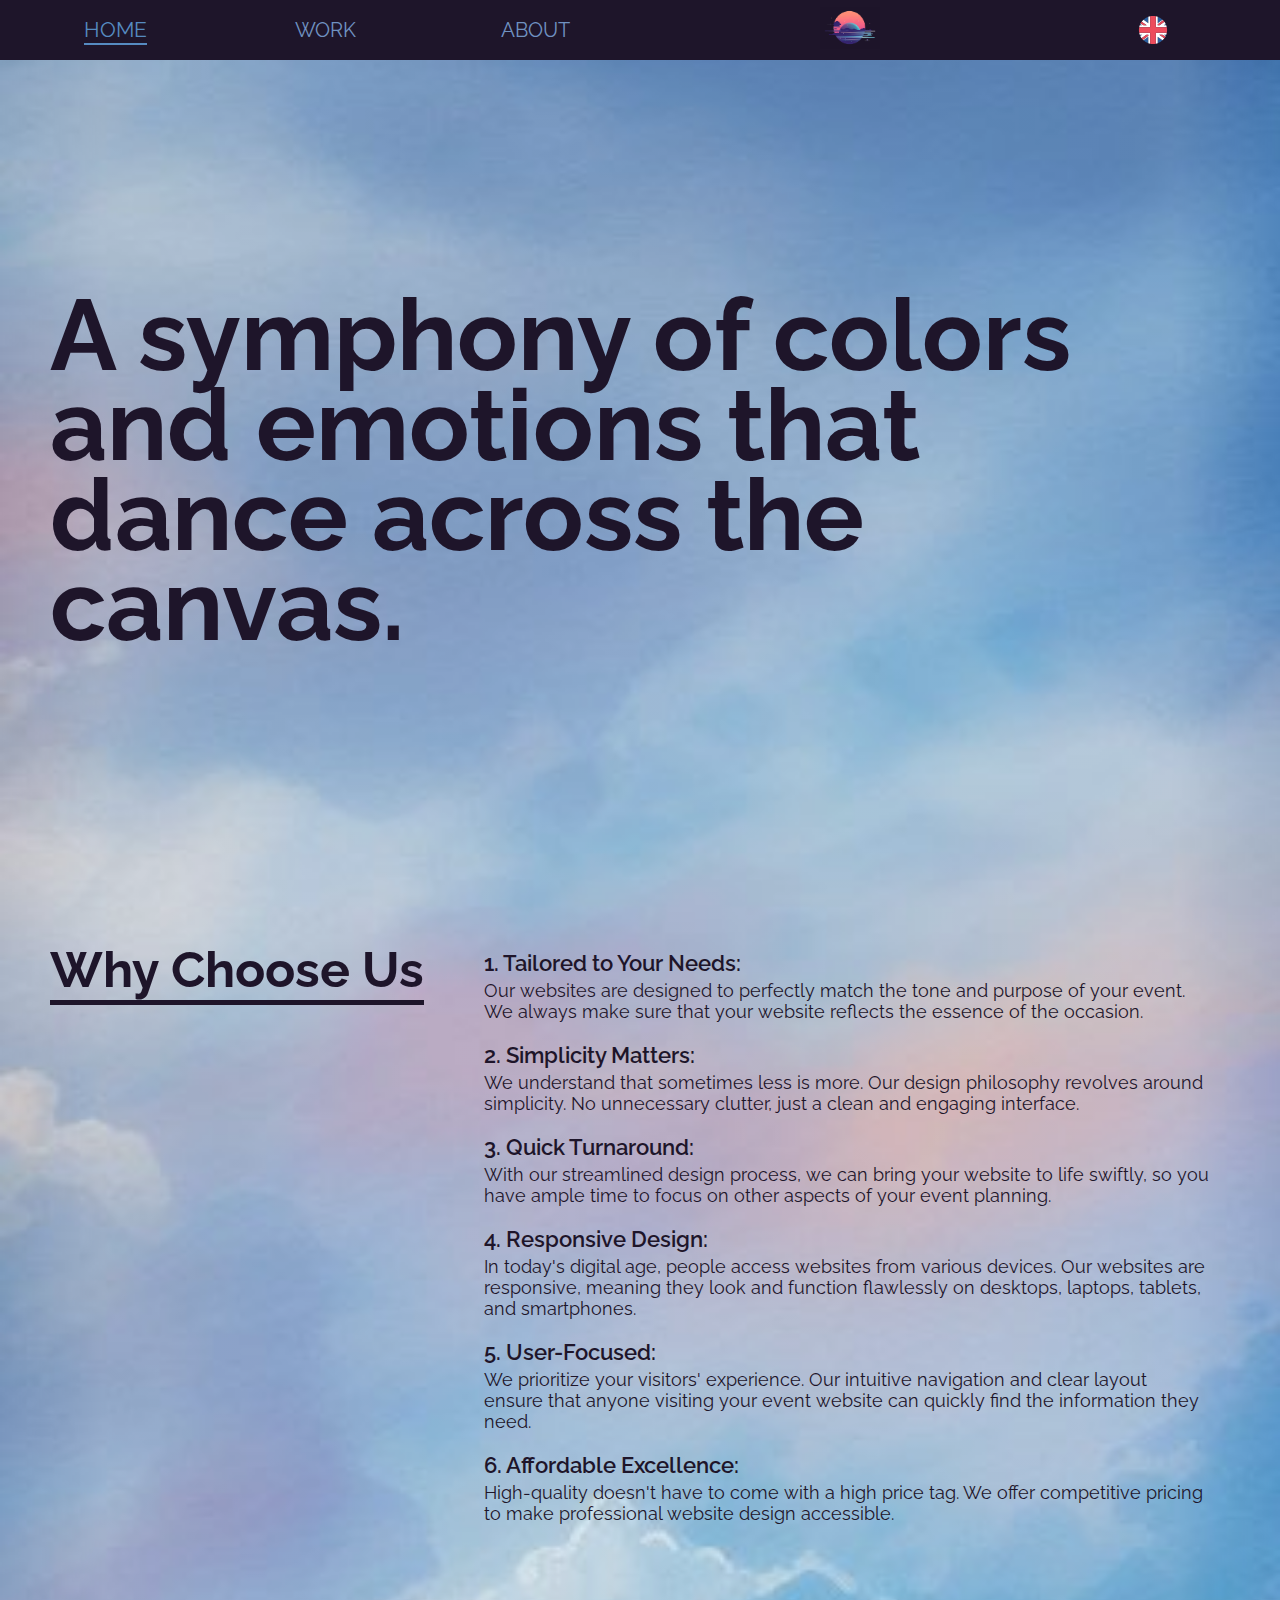
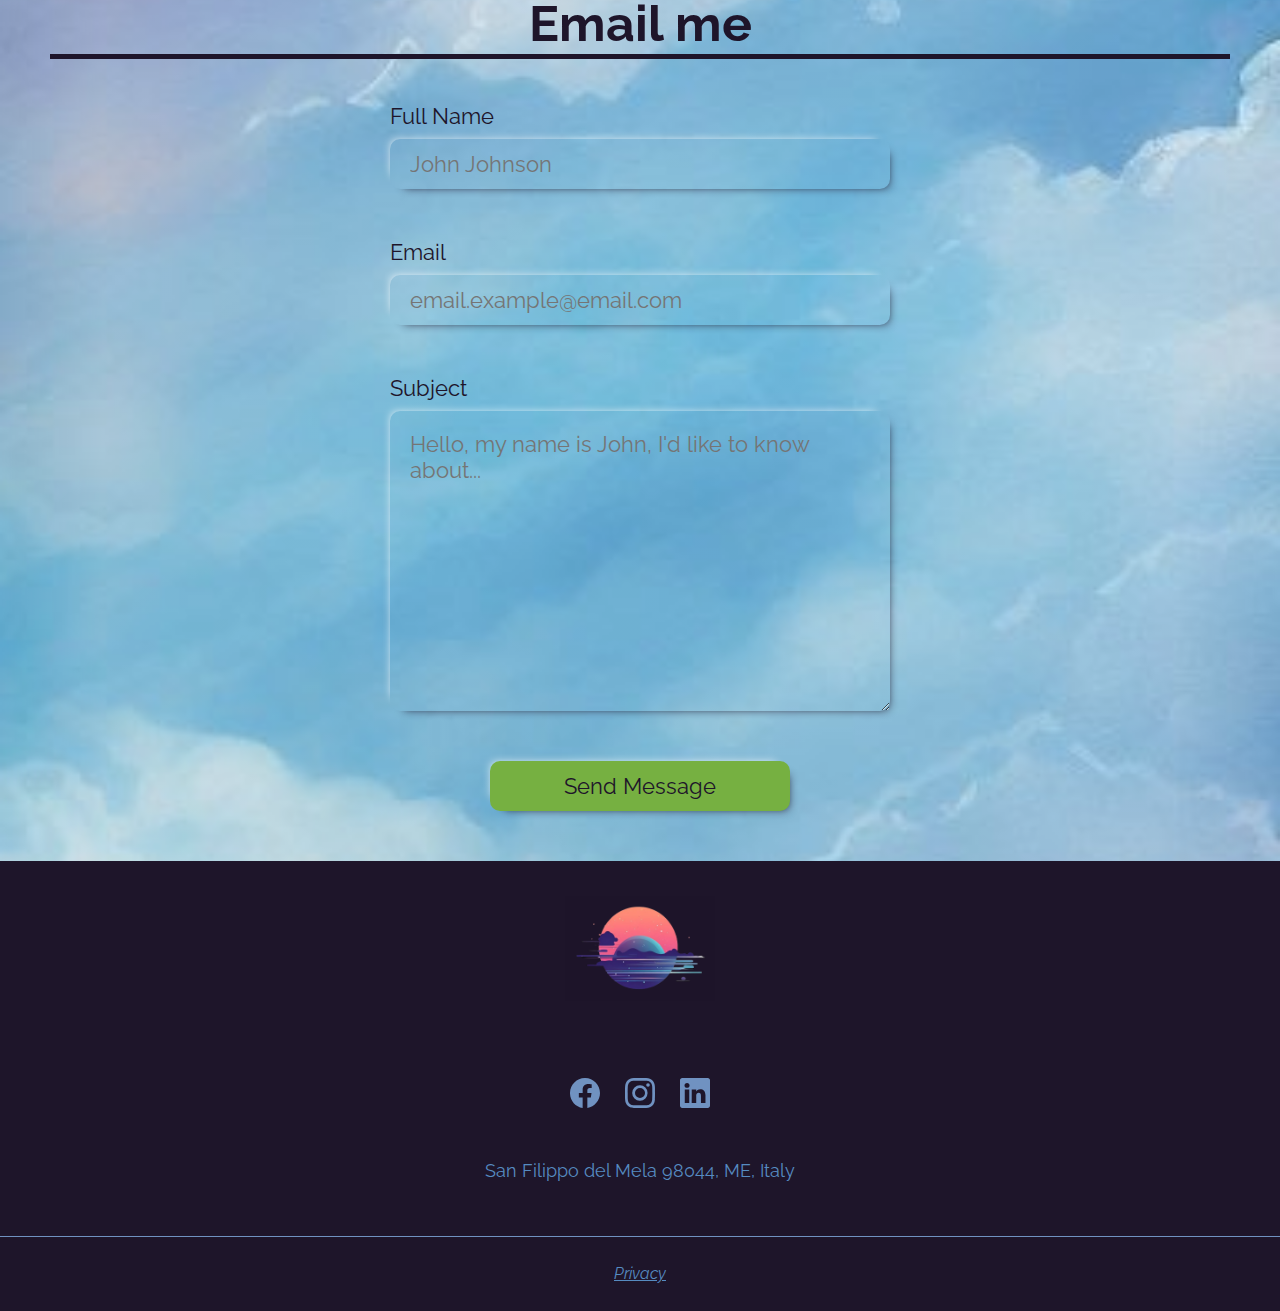
<file: index.html>
<!DOCTYPE html>
<html lang="en">
    <head>
        <meta charset="UTF-8" />
        <meta name="viewport" content="width=device-width, initial-scale=1.0" />
        <link rel="preconnect" href="https://fonts.googleapis.com" />
        <link rel="preconnect" href="https://fonts.gstatic.com" crossorigin />
        <link
            href="https://fonts.googleapis.com/css2?family=Nunito:ital,wght@0,200;0,300;0,400;0,500;0,600;0,700;0,800;0,900;0,1000;1,200;1,300;1,400;1,500;1,600;1,700;1,800;1,900;1,1000&family=Raleway:ital,wght@0,100;0,200;0,300;0,400;0,500;0,600;0,700;0,800;0,900;1,100;1,200;1,300;1,400;1,500;1,600;1,700;1,800;1,900&display=swap"
            rel="stylesheet"
        />
        <title>HOME</title>
        <link rel="stylesheet" href="/oleg_official/CSS/styles.css" />
    </head>
    <body>
        <div class="body-container">
            <div class="head-outer hidden">
                <header>
                    <a class="nav-link-home current" href="">home</a>
                    <a
                        class="nav-link-work"
                        href="/oleg_official/HTML/work.html"
                        >work</a
                    >
                    <a
                        class="nav-link-about"
                        href="/oleg_official/HTML/about.html"
                        >about</a
                    >
                    <a class="nav-link-logo" href="/index.html"></a>
                    <!-- <a class="nav-link-login" href="/oleg_official/HTML/login.html">login </a> -->
                    <div class="language-container" onClick="showLanguages()">
                        <div
                            class="language-button language-button-it"
                            data-language="IT"
                        ></div>
                        <div
                            class="language-button language-button-en"
                            data-language="EN"
                        ></div>
                    </div>
                    <a class="nav-link-sandwich" href="">
                        <span></span>
                        <span></span>
                        <span></span>
                    </a>
                </header>
            </div>
            <!-- the whole body container -->
            <div class="body-outer">
                <!-- the container where the background-image is applied -->
                <div class="body-outer-01">
                    <div class="body-01-01">
                        <div class="body-01-01-content">
                            <h1 class="home_h1_01_IT">
                                A symphony of colors and emotions that dance
                                across the canvas.
                            </h1>
                        </div>
                    </div>
                    <div class="body-01-02">
                        <div class="body-01-02-content">
                            <ul class="body-01-02-grid">
                                <h1 class="home_h1_02_IT card-title-01">
                                    Why Choose Us
                                </h1>

                                <li>
                                    <div class="card-content">
                                        <h1 class="home_h2_01_IT">
                                            1. Tailored to Your Needs:
                                        </h1>
                                        <p class="home_p_01_IT">
                                            Our websites are designed to
                                            perfectly match the tone and purpose
                                            of your event. We always make sure
                                            that your website reflects the
                                            essence of the occasion.
                                        </p>
                                    </div>
                                    <div class="card-content">
                                        <h1 class="home_h2_02_IT">
                                            2. Simplicity Matters:
                                        </h1>
                                        <p class="home_p_02_IT">
                                            We understand that sometimes less is
                                            more. Our design philosophy revolves
                                            around simplicity. No unnecessary
                                            clutter, just a clean and engaging
                                            interface.
                                        </p>
                                    </div>
                                    <div class="card-content">
                                        <h1 class="home_h2_03_IT">
                                            3. Quick Turnaround:
                                        </h1>
                                        <p class="home_h2_01_IT home_p_03_IT">
                                            With our streamlined design process,
                                            we can bring your website to life
                                            swiftly, so you have ample time to
                                            focus on other aspects of your event
                                            planning.
                                        </p>
                                    </div>
                                    <div class="card-content">
                                        <h1 class="home_h2_04_IT">
                                            4. Responsive Design:
                                        </h1>
                                        <p class="home_p_04_IT">
                                            In today's digital age, people
                                            access websites from various
                                            devices. Our websites are
                                            responsive, meaning they look and
                                            function flawlessly on desktops,
                                            laptops, tablets, and smartphones.
                                        </p>
                                    </div>
                                    <div class="card-content">
                                        <h1 class="home_h2_05_IT">
                                            5. User-Focused:
                                        </h1>
                                        <p class="home_p_05_IT">
                                            We prioritize your visitors'
                                            experience. Our intuitive navigation
                                            and clear layout ensure that anyone
                                            visiting your event website can
                                            quickly find the information they
                                            need.
                                        </p>
                                    </div>
                                    <div class="card-content">
                                        <h1 class="home_h2_06_IT">
                                            6. Affordable Excellence:
                                        </h1>
                                        <p class="home_p_06_IT">
                                            High-quality doesn't have to come
                                            with a high price tag. We offer
                                            competitive pricing to make
                                            professional website design
                                            accessible.
                                        </p>
                                    </div>
                                </li>
                                <!-- <h1 class="card-title-02">Our Process</h1>

                                <li>
                                    <div class="card-content">
                                        <h1>1. Consultation:</h1>
                                        <p>
                                            We start by discussing your event's
                                            goals, theme, and the information
                                            you want to convey through your
                                            website.
                                        </p>
                                    </div>
                                    <div class="card-content">
                                        <h1>2. Design:</h1>
                                        <p>
                                            Our expert designers create a mockup
                                            that captures the essence of your
                                            event while embodying simplicity and
                                            user-friendliness.
                                        </p>
                                    </div>
                                    <div class="card-content">
                                        <h1>3. Feedback:</h1>
                                        <p>
                                            We value your input. You review the
                                            mockup, and we make necessary
                                            revisions to ensure the design
                                            aligns with your vision.
                                        </p>
                                    </div>
                                    <div class="card-content">
                                        <h1>4. Development:</h1>
                                        <p>
                                            Once the design is approved, we
                                            bring it to life using the latest
                                            web technologies.
                                        </p>
                                    </div>
                                    <div class="card-content">
                                        <h1>5. Testing:</h1>
                                        <p>
                                            We rigorously test the website on
                                            various devices and browsers to
                                            ensure a seamless experience.
                                        </p>
                                    </div>
                                    <div class="card-content">
                                        <h1>6. Launch:</h1>
                                        <p>
                                            Your website is ready to go live! We
                                            assist with the launch process and
                                            provide any support you may need.
                                        </p>
                                    </div>
                                </li> -->
                            </ul>
                        </div>
                    </div>
                    <div class="body-01-03">
                        <div class="body-01-03-content">
                            <h1 class="card-title-email">Email me</h1>

                            <form
                                id="form_login_registration"
                                action="https://formsubmit.co/aa997f777c1c3fb0632e501c0ff96bf3" method="POST"
                                class="home_contact_form"
                            >
                                <label
                                    id="home_contact_name_label"
                                    for="home_contact_name"
                                    >Full Name</label
                                >
                                
                                <input
                                    id="home_contact_name"
                                    type="text"
                                    placeholder="John Johnson"
                                    name="name"
                                />

                                <label
                                    id="home_contact_email_label"
                                    for="home_contact_email"
                                    >Email</label
                                >
                                <input
                                    id="home_contact_email"
                                    type="email"
                                    placeholder="email.example@email.com"
                                    name="email"
                                />
                                <label for="home_contact_description"
                                    >Subject</label
                                >
                                <textarea
                                    id="home_contact_description"
                                    cols="30"
                                    rows="10"
                                    placeholder="Hello, my name is John, I'd like to know about..."
                                    name="Message"
                                ></textarea>
                                <input
                                    id="home_contact_send_message"
                                    type="submit"
                                    value="Send Message"
                                />
                            </form>
                        </div>
                    </div>
                </div>
            </div>
            <div class="foot-outer">
                <div class="img-footer"></div>
                <div class="foot-outer-150">
                    <div class="foot-logo"></div>
                    <div class="footer-field social">
                        <a href="https://www.facebook.com/profile.php?id=100009363225320">
                            <svg
                                xmlns="http://www.w3.org/2000/svg"
                                width="16"
                                height="16"
                                fill="currentColor"
                                class="bi bi-facebook"
                                viewBox="0 0 16 16"
                            >
                                <path
                                    d="M16 8.049c0-4.446-3.582-8.05-8-8.05C3.58 0-.002 3.603-.002 8.05c0 4.017 2.926 7.347 6.75 7.951v-5.625h-2.03V8.05H6.75V6.275c0-2.017 1.195-3.131 3.022-3.131.876 0 1.791.157 1.791.157v1.98h-1.009c-.993 0-1.303.621-1.303 1.258v1.51h2.218l-.354 2.326H9.25V16c3.824-.604 6.75-3.934 6.75-7.951z"
                                />
                            </svg>
                        </a>
                        <a href="https://www.instagram.com/olegbucolo/">
                            <svg
                                xmlns="http://www.w3.org/2000/svg"
                                width="16"
                                height="16"
                                fill="currentColor"
                                class="bi bi-instagram"
                                viewBox="0 0 16 16"
                            >
                                <path
                                    d="M8 0C5.829 0 5.556.01 4.703.048 3.85.088 3.269.222 2.76.42a3.917 3.917 0 0 0-1.417.923A3.927 3.927 0 0 0 .42 2.76C.222 3.268.087 3.85.048 4.7.01 5.555 0 5.827 0 8.001c0 2.172.01 2.444.048 3.297.04.852.174 1.433.372 1.942.205.526.478.972.923 1.417.444.445.89.719 1.416.923.51.198 1.09.333 1.942.372C5.555 15.99 5.827 16 8 16s2.444-.01 3.298-.048c.851-.04 1.434-.174 1.943-.372a3.916 3.916 0 0 0 1.416-.923c.445-.445.718-.891.923-1.417.197-.509.332-1.09.372-1.942C15.99 10.445 16 10.173 16 8s-.01-2.445-.048-3.299c-.04-.851-.175-1.433-.372-1.941a3.926 3.926 0 0 0-.923-1.417A3.911 3.911 0 0 0 13.24.42c-.51-.198-1.092-.333-1.943-.372C10.443.01 10.172 0 7.998 0h.003zm-.717 1.442h.718c2.136 0 2.389.007 3.232.046.78.035 1.204.166 1.486.275.373.145.64.319.92.599.28.28.453.546.598.92.11.281.24.705.275 1.485.039.843.047 1.096.047 3.231s-.008 2.389-.047 3.232c-.035.78-.166 1.203-.275 1.485a2.47 2.47 0 0 1-.599.919c-.28.28-.546.453-.92.598-.28.11-.704.24-1.485.276-.843.038-1.096.047-3.232.047s-2.39-.009-3.233-.047c-.78-.036-1.203-.166-1.485-.276a2.478 2.478 0 0 1-.92-.598 2.48 2.48 0 0 1-.6-.92c-.109-.281-.24-.705-.275-1.485-.038-.843-.046-1.096-.046-3.233 0-2.136.008-2.388.046-3.231.036-.78.166-1.204.276-1.486.145-.373.319-.64.599-.92.28-.28.546-.453.92-.598.282-.11.705-.24 1.485-.276.738-.034 1.024-.044 2.515-.045v.002zm4.988 1.328a.96.96 0 1 0 0 1.92.96.96 0 0 0 0-1.92zm-4.27 1.122a4.109 4.109 0 1 0 0 8.217 4.109 4.109 0 0 0 0-8.217zm0 1.441a2.667 2.667 0 1 1 0 5.334 2.667 2.667 0 0 1 0-5.334z"
                                />
                            </svg>
                        </a>
                        <a href="https://www.linkedin.com/in/oleg-bucolo-b39130161/">
                            <svg
                                xmlns="http://www.w3.org/2000/svg"
                                width="16"
                                height="16"
                                fill="currentColor"
                                class="bi bi-linkedin"
                                viewBox="0 0 16 16"
                            >
                                <path
                                    d="M0 1.146C0 .513.526 0 1.175 0h13.65C15.474 0 16 .513 16 1.146v13.708c0 .633-.526 1.146-1.175 1.146H1.175C.526 16 0 15.487 0 14.854V1.146zm4.943 12.248V6.169H2.542v7.225h2.401zm-1.2-8.212c.837 0 1.358-.554 1.358-1.248-.015-.709-.52-1.248-1.342-1.248-.822 0-1.359.54-1.359 1.248 0 .694.521 1.248 1.327 1.248h.016zm4.908 8.212V9.359c0-.216.016-.432.08-.586.173-.431.568-.878 1.232-.878.869 0 1.216.662 1.216 1.634v3.865h2.401V9.25c0-2.22-1.184-3.252-2.764-3.252-1.274 0-1.845.7-2.165 1.193v.025h-.016a5.54 5.54 0 0 1 .016-.025V6.169h-2.4c.03.678 0 7.225 0 7.225h2.4z"
                                />
                            </svg>
                        </a>
                        <!-- <a href="">
                            <svg
                                xmlns="http://www.w3.org/2000/svg"
                                width="16"
                                height="16"
                                fill="currentColor"
                                class="bi bi-whatsapp"
                                viewBox="0 0 16 16"
                            >
                                <path
                                    d="M13.601 2.326A7.854 7.854 0 0 0 7.994 0C3.627 0 .068 3.558.064 7.926c0 1.399.366 2.76 1.057 3.965L0 16l4.204-1.102a7.933 7.933 0 0 0 3.79.965h.004c4.368 0 7.926-3.558 7.93-7.93A7.898 7.898 0 0 0 13.6 2.326zM7.994 14.521a6.573 6.573 0 0 1-3.356-.92l-.24-.144-2.494.654.666-2.433-.156-.251a6.56 6.56 0 0 1-1.007-3.505c0-3.626 2.957-6.584 6.591-6.584a6.56 6.56 0 0 1 4.66 1.931 6.557 6.557 0 0 1 1.928 4.66c-.004 3.639-2.961 6.592-6.592 6.592zm3.615-4.934c-.197-.099-1.17-.578-1.353-.646-.182-.065-.315-.099-.445.099-.133.197-.513.646-.627.775-.114.133-.232.148-.43.05-.197-.1-.836-.308-1.592-.985-.59-.525-.985-1.175-1.103-1.372-.114-.198-.011-.304.088-.403.087-.088.197-.232.296-.346.1-.114.133-.198.198-.33.065-.134.034-.248-.015-.347-.05-.099-.445-1.076-.612-1.47-.16-.389-.323-.335-.445-.34-.114-.007-.247-.007-.38-.007a.729.729 0 0 0-.529.247c-.182.198-.691.677-.691 1.654 0 .977.71 1.916.81 2.049.098.133 1.394 2.132 3.383 2.992.47.205.84.326 1.129.418.475.152.904.129 1.246.08.38-.058 1.171-.48 1.338-.943.164-.464.164-.86.114-.943-.049-.084-.182-.133-.38-.232z"
                                />
                            </svg>
                        </a> -->
                    </div>
                    <div class="footer-field address">
                        <a class="footer-addredd-js" href="https://www.google.com/maps/place/98044+San+Filippo+del+Mela,+Metropolitan+City+of+Messina/@38.1699961,15.2737484,16z/data=!3m1!4b1!4m6!3m5!1s0x1314308cb1be8b27:0xf137421a4812a8e!8m2!3d38.1691648!4d15.2742899!16zL20vMGdxZHl6?entry=ttu">San Filippo del Mela 98044, ME, Italy</a>

                    </div>
                    <div class="footer-field legal">
                        <p>Privacy</p>
                    </div>
                </div>
            </div>
            <!-- <form id="language-form" action="/index" method="get">
                <input class="language-it language-selected" type="submit" name="country" value="it"/>
                <input class="language-fr"  name="country" type="submit" value="fr"/>
                <input class="language-en"  name="country" type="submit" value="en"/>
                <input type="hidden" name="section" value="home" />
            </form> -->
        </div>
        <script src="/oleg_official/JS/header_sandwich.js"></script>
        <script src="/oleg_official/JS/languageJS_logic.js"></script>
    </body>
</html>
</file>
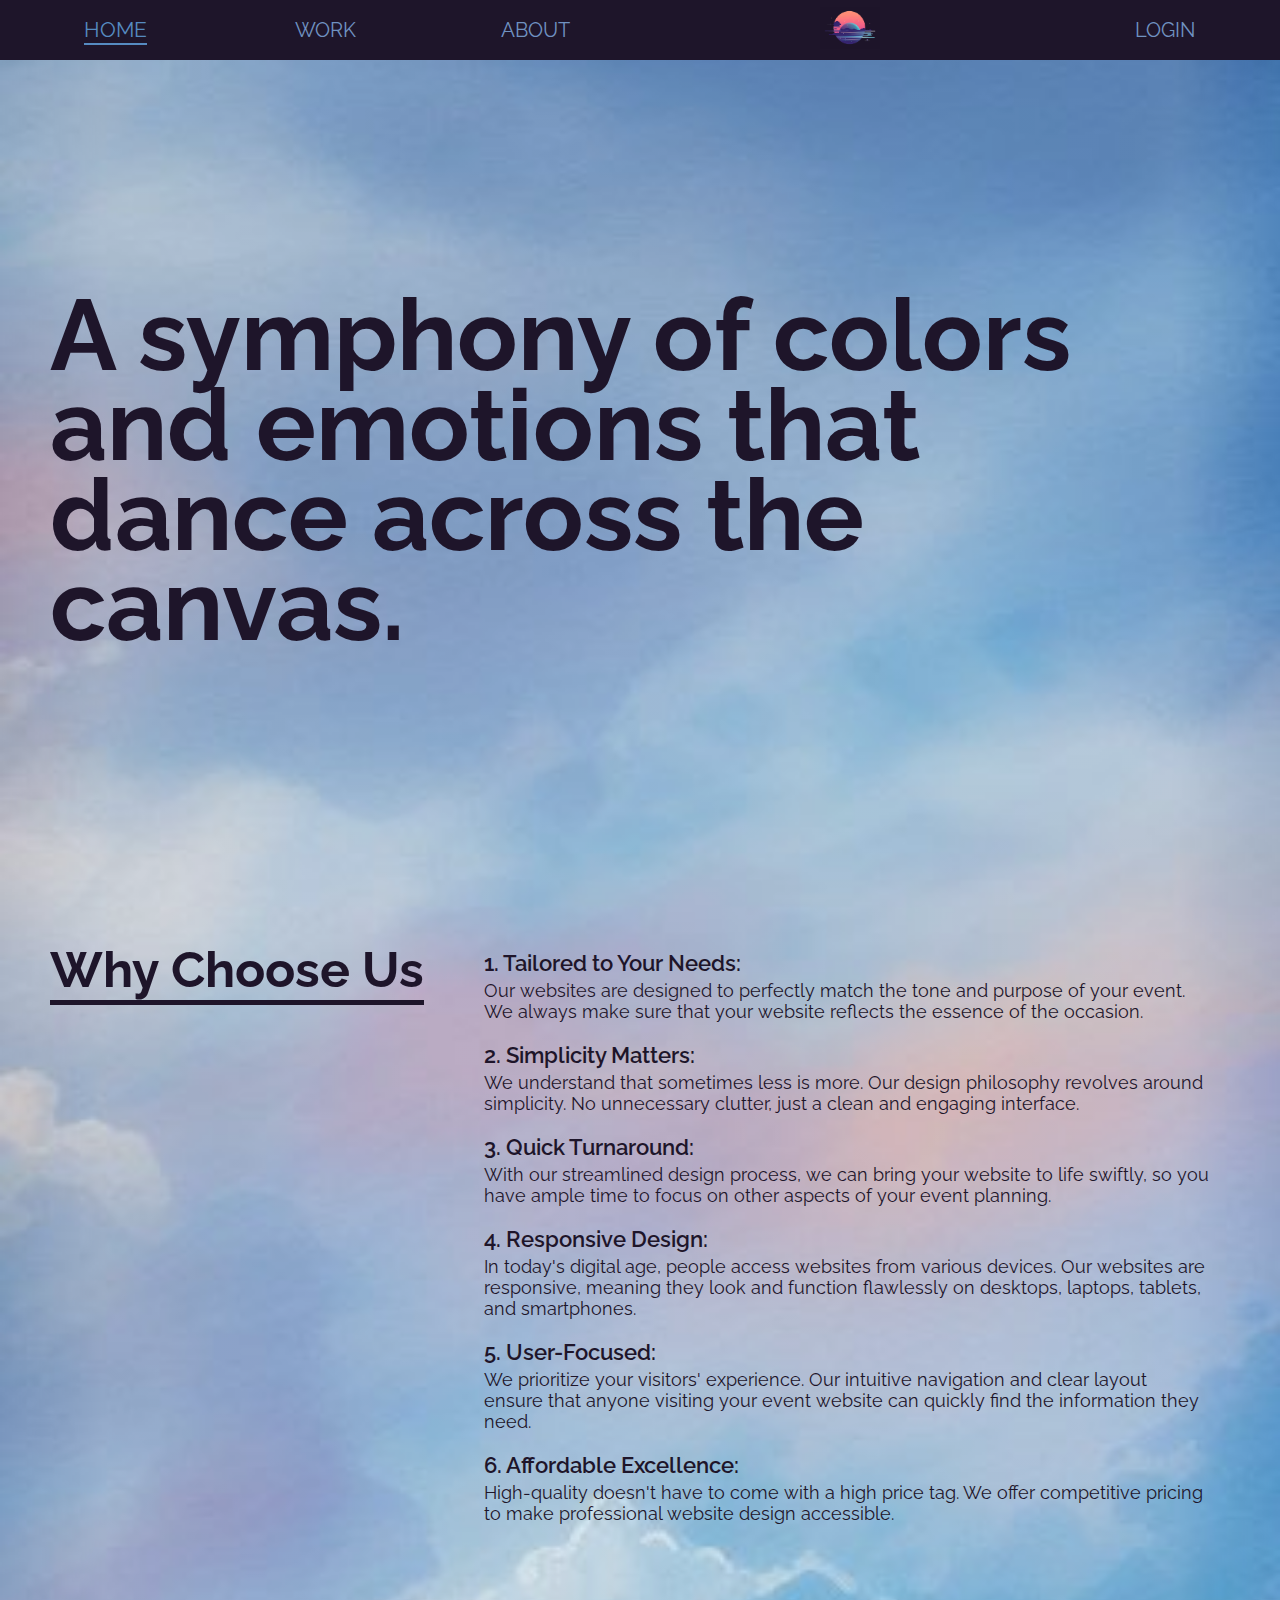
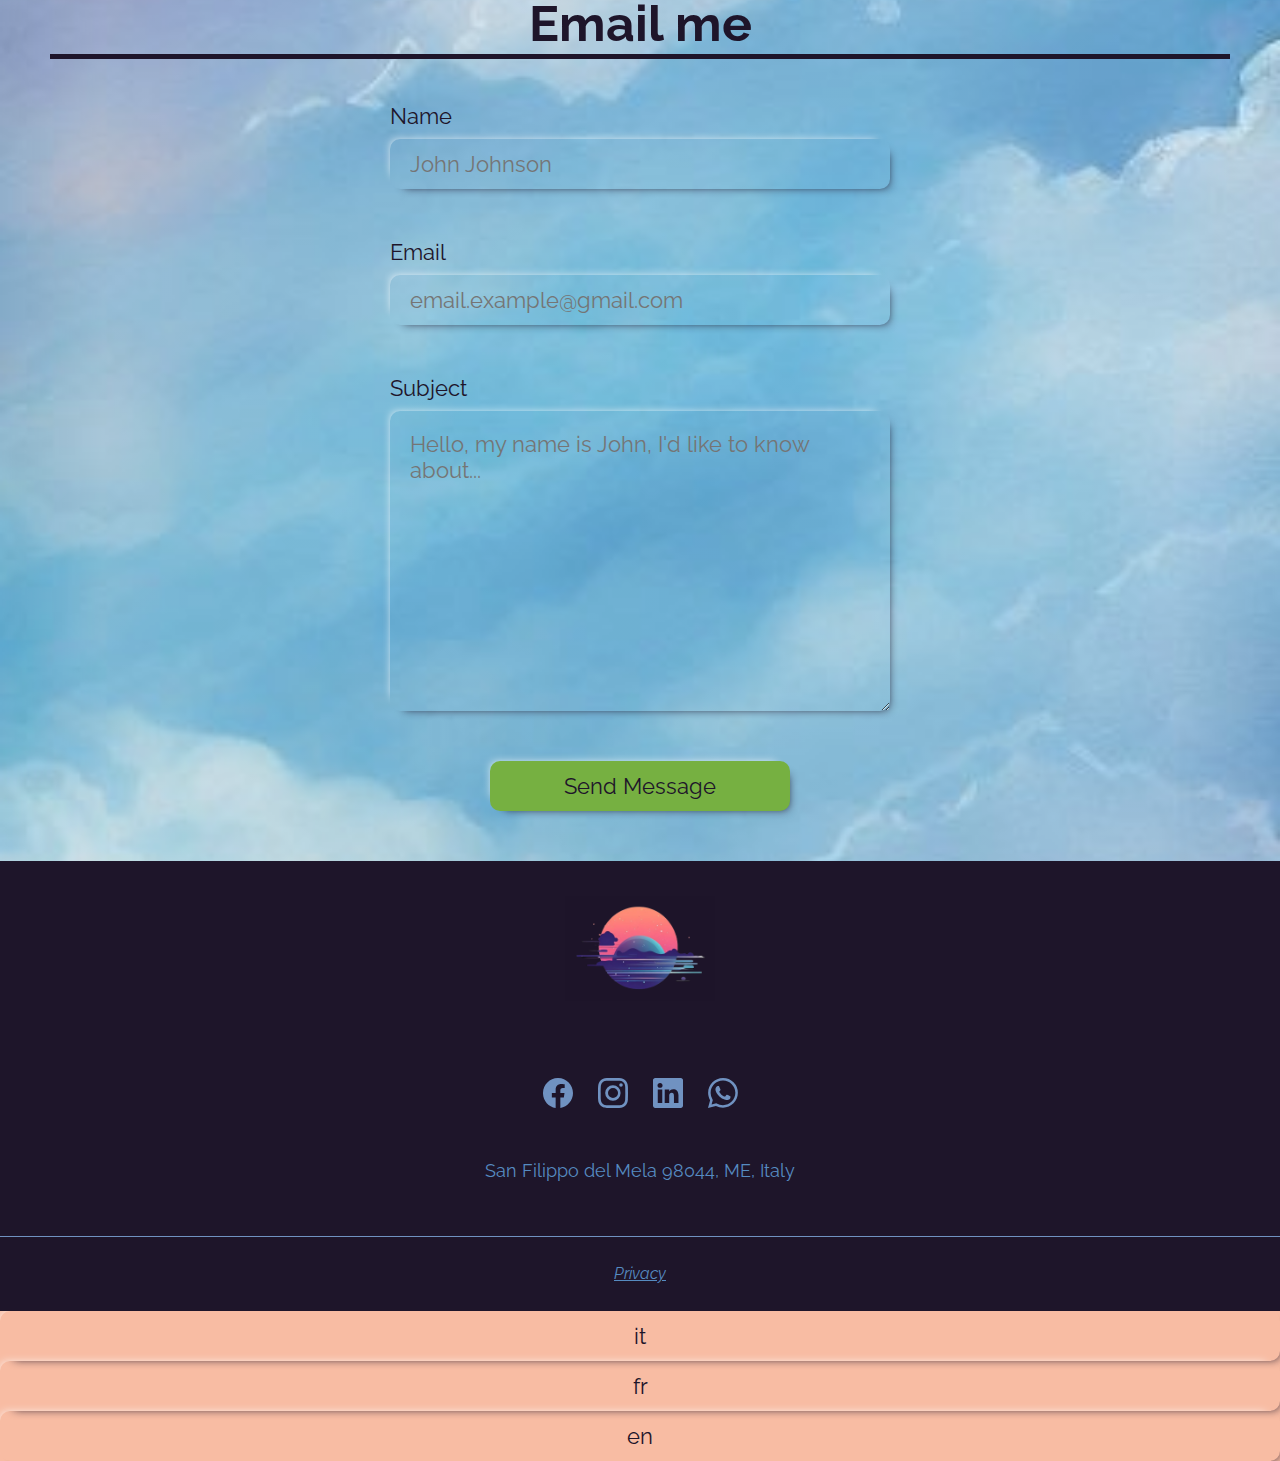
<file: oleg_official/HTML/index.html>
<!DOCTYPE html>
<html lang="en">
    <head>
        <meta charset="UTF-8" />
        <meta name="viewport" content="width=device-width, initial-scale=1.0" />
        <link rel="preconnect" href="https://fonts.googleapis.com" />
        <link rel="preconnect" href="https://fonts.gstatic.com" crossorigin />
        <link
            href="https://fonts.googleapis.com/css2?family=Nunito:ital,wght@0,200;0,300;0,400;0,500;0,600;0,700;0,800;0,900;0,1000;1,200;1,300;1,400;1,500;1,600;1,700;1,800;1,900;1,1000&family=Raleway:ital,wght@0,100;0,200;0,300;0,400;0,500;0,600;0,700;0,800;0,900;1,100;1,200;1,300;1,400;1,500;1,600;1,700;1,800;1,900&display=swap"
            rel="stylesheet"
        />
        <title>HOME</title>
        <link rel="stylesheet" href="/oleg_official/CSS/styles.css" />
    </head>
    <body>
        <div class="body-container">
            <div class="head-outer hidden">
                <header>
                    <a class="nav-link-home current" href="">home</a>
                    <a class="nav-link-work" href="/oleg_official/HTML/work.html">work</a>
                    <a class="nav-link-about" href="/oleg_official/HTML/about.html">about</a>
                    <a class="nav-link-logo" href="/oleg_official/HTML/index.html"></a>
                    <a class="nav-link-login" href="/oleg_official/HTML/login.html">login </a>
                    <a class="nav-link-sandwich" href="">
                        <span></span>
                        <span></span>
                        <span></span>
                    </a>
                </header>
            </div>
            <!-- the whole body container -->
            <div class="body-outer">
                <!-- the container where the background-image is applied -->
                <div class="body-outer-01">
                    <!-- <div class="img01"></div> -->
                    <!-- <div class="img02"></div> -->
                    <div class="body-01-01">
                        <div class="body-01-01-content">
                            <h1>
                                A symphony of colors and emotions that dance
                                across the canvas.
                            </h1>
                        </div>
                    </div>
                    <div class="body-01-02">
                        <div class="body-01-02-content">
                            <ul class="body-01-02-grid">
                                <h1 class="card-title-01">Why Choose Us</h1>

                                <li>
                                    <div class="card-content">
                                        <h1>1. Tailored to Your Needs:</h1>
                                        <p>
                                            Our websites are designed to
                                            perfectly match the tone and purpose
                                            of your event. We always make sure
                                            that your website reflects the
                                            essence of the occasion.
                                        </p>
                                    </div>
                                    <div class="card-content">
                                        <h1>2. Simplicity Matters:</h1>
                                        <p>
                                            We understand that sometimes less is
                                            more. Our design philosophy revolves
                                            around simplicity. No unnecessary
                                            clutter, just a clean and engaging
                                            interface.
                                        </p>
                                    </div>
                                    <div class="card-content">
                                        <h1>3. Quick Turnaround:</h1>
                                        <p>
                                            With our streamlined design process,
                                            we can bring your website to life
                                            swiftly, so you have ample time to
                                            focus on other aspects of your event
                                            planning.
                                        </p>
                                    </div>
                                    <div class="card-content">
                                        <h1>4. Responsive Design:</h1>
                                        <p>
                                            In today's digital age, people
                                            access websites from various
                                            devices. Our websites are
                                            responsive, meaning they look and
                                            function flawlessly on desktops,
                                            laptops, tablets, and smartphones.
                                        </p>
                                    </div>
                                    <div class="card-content">
                                        <h1>5. User-Focused:</h1>
                                        <p>
                                            We prioritize your visitors'
                                            experience. Our intuitive navigation
                                            and clear layout ensure that anyone
                                            visiting your event website can
                                            quickly find the information they
                                            need.
                                        </p>
                                    </div>
                                    <div class="card-content">
                                        <h1>6. Affordable Excellence:</h1>
                                        <p>
                                            High-quality doesn't have to come
                                            with a high price tag. We offer
                                            competitive pricing to make
                                            professional website design
                                            accessible.
                                        </p>
                                    </div>
                                </li>
                                <!-- <h1 class="card-title-02">Our Process</h1>

                                <li>
                                    <div class="card-content">
                                        <h1>1. Consultation:</h1>
                                        <p>
                                            We start by discussing your event's
                                            goals, theme, and the information
                                            you want to convey through your
                                            website.
                                        </p>
                                    </div>
                                    <div class="card-content">
                                        <h1>2. Design:</h1>
                                        <p>
                                            Our expert designers create a mockup
                                            that captures the essence of your
                                            event while embodying simplicity and
                                            user-friendliness.
                                        </p>
                                    </div>
                                    <div class="card-content">
                                        <h1>3. Feedback:</h1>
                                        <p>
                                            We value your input. You review the
                                            mockup, and we make necessary
                                            revisions to ensure the design
                                            aligns with your vision.
                                        </p>
                                    </div>
                                    <div class="card-content">
                                        <h1>4. Development:</h1>
                                        <p>
                                            Once the design is approved, we
                                            bring it to life using the latest
                                            web technologies.
                                        </p>
                                    </div>
                                    <div class="card-content">
                                        <h1>5. Testing:</h1>
                                        <p>
                                            We rigorously test the website on
                                            various devices and browsers to
                                            ensure a seamless experience.
                                        </p>
                                    </div>
                                    <div class="card-content">
                                        <h1>6. Launch:</h1>
                                        <p>
                                            Your website is ready to go live! We
                                            assist with the launch process and
                                            provide any support you may need.
                                        </p>
                                    </div>
                                </li> -->
                            </ul>
                        </div>
                    </div>
                    <div class="body-01-03">
                        <div class="body-01-03-content">
                            <h1 class="card-title-email">Email me</h1>

                            <form
                                id="form_login_registration"
                                action="submit"
                                class="home_contact_form"
                            >
                                <label
                                    id="home_contact_name_label"
                                    for="home_contact_name"
                                    >Name</label
                                >
                                <input
                                    id="home_contact_name"
                                    type="text"
                                    placeholder="John Johnson"
                                />

                                <label
                                    id="home_contact_email_label"
                                    for="home_contact_email"
                                    >Email</label
                                >
                                <input
                                    id="home_contact_email"
                                    type="email"
                                    placeholder="email.example@gmail.com"
                                />
                                <label for="home_contact_description"
                                    >Subject</label
                                >
                                <textarea
                                    name=""
                                    id="home_contact_description"
                                    cols="30"
                                    rows="10"
                                    placeholder="Hello, my name is John, I'd like to know about..."
                                ></textarea>
                                <input
                                    id="home_contact_send_message"
                                    type="submit"
                                    value="Send Message"
                                />
                            </form>
                        </div>
                    </div>
                </div>
            </div>
            <div class="foot-outer">
                <div class="img-footer"></div>
                <div class="foot-outer-150">
                    <div class="foot-logo"></div>
                    <div class="footer-field social">
                        <a href="">
                            <svg
                                xmlns="http://www.w3.org/2000/svg"
                                width="16"
                                height="16"
                                fill="currentColor"
                                class="bi bi-facebook"
                                viewBox="0 0 16 16"
                            >
                                <path
                                    d="M16 8.049c0-4.446-3.582-8.05-8-8.05C3.58 0-.002 3.603-.002 8.05c0 4.017 2.926 7.347 6.75 7.951v-5.625h-2.03V8.05H6.75V6.275c0-2.017 1.195-3.131 3.022-3.131.876 0 1.791.157 1.791.157v1.98h-1.009c-.993 0-1.303.621-1.303 1.258v1.51h2.218l-.354 2.326H9.25V16c3.824-.604 6.75-3.934 6.75-7.951z"
                                />
                            </svg>
                        </a>
                        <a href="">
                            <svg
                                xmlns="http://www.w3.org/2000/svg"
                                width="16"
                                height="16"
                                fill="currentColor"
                                class="bi bi-instagram"
                                viewBox="0 0 16 16"
                            >
                                <path
                                    d="M8 0C5.829 0 5.556.01 4.703.048 3.85.088 3.269.222 2.76.42a3.917 3.917 0 0 0-1.417.923A3.927 3.927 0 0 0 .42 2.76C.222 3.268.087 3.85.048 4.7.01 5.555 0 5.827 0 8.001c0 2.172.01 2.444.048 3.297.04.852.174 1.433.372 1.942.205.526.478.972.923 1.417.444.445.89.719 1.416.923.51.198 1.09.333 1.942.372C5.555 15.99 5.827 16 8 16s2.444-.01 3.298-.048c.851-.04 1.434-.174 1.943-.372a3.916 3.916 0 0 0 1.416-.923c.445-.445.718-.891.923-1.417.197-.509.332-1.09.372-1.942C15.99 10.445 16 10.173 16 8s-.01-2.445-.048-3.299c-.04-.851-.175-1.433-.372-1.941a3.926 3.926 0 0 0-.923-1.417A3.911 3.911 0 0 0 13.24.42c-.51-.198-1.092-.333-1.943-.372C10.443.01 10.172 0 7.998 0h.003zm-.717 1.442h.718c2.136 0 2.389.007 3.232.046.78.035 1.204.166 1.486.275.373.145.64.319.92.599.28.28.453.546.598.92.11.281.24.705.275 1.485.039.843.047 1.096.047 3.231s-.008 2.389-.047 3.232c-.035.78-.166 1.203-.275 1.485a2.47 2.47 0 0 1-.599.919c-.28.28-.546.453-.92.598-.28.11-.704.24-1.485.276-.843.038-1.096.047-3.232.047s-2.39-.009-3.233-.047c-.78-.036-1.203-.166-1.485-.276a2.478 2.478 0 0 1-.92-.598 2.48 2.48 0 0 1-.6-.92c-.109-.281-.24-.705-.275-1.485-.038-.843-.046-1.096-.046-3.233 0-2.136.008-2.388.046-3.231.036-.78.166-1.204.276-1.486.145-.373.319-.64.599-.92.28-.28.546-.453.92-.598.282-.11.705-.24 1.485-.276.738-.034 1.024-.044 2.515-.045v.002zm4.988 1.328a.96.96 0 1 0 0 1.92.96.96 0 0 0 0-1.92zm-4.27 1.122a4.109 4.109 0 1 0 0 8.217 4.109 4.109 0 0 0 0-8.217zm0 1.441a2.667 2.667 0 1 1 0 5.334 2.667 2.667 0 0 1 0-5.334z"
                                />
                            </svg>
                        </a>
                        <a href="">
                            <svg
                                xmlns="http://www.w3.org/2000/svg"
                                width="16"
                                height="16"
                                fill="currentColor"
                                class="bi bi-linkedin"
                                viewBox="0 0 16 16"
                            >
                                <path
                                    d="M0 1.146C0 .513.526 0 1.175 0h13.65C15.474 0 16 .513 16 1.146v13.708c0 .633-.526 1.146-1.175 1.146H1.175C.526 16 0 15.487 0 14.854V1.146zm4.943 12.248V6.169H2.542v7.225h2.401zm-1.2-8.212c.837 0 1.358-.554 1.358-1.248-.015-.709-.52-1.248-1.342-1.248-.822 0-1.359.54-1.359 1.248 0 .694.521 1.248 1.327 1.248h.016zm4.908 8.212V9.359c0-.216.016-.432.08-.586.173-.431.568-.878 1.232-.878.869 0 1.216.662 1.216 1.634v3.865h2.401V9.25c0-2.22-1.184-3.252-2.764-3.252-1.274 0-1.845.7-2.165 1.193v.025h-.016a5.54 5.54 0 0 1 .016-.025V6.169h-2.4c.03.678 0 7.225 0 7.225h2.4z"
                                />
                            </svg>
                        </a>
                        <a href="">
                            <svg
                                xmlns="http://www.w3.org/2000/svg"
                                width="16"
                                height="16"
                                fill="currentColor"
                                class="bi bi-whatsapp"
                                viewBox="0 0 16 16"
                            >
                                <path
                                    d="M13.601 2.326A7.854 7.854 0 0 0 7.994 0C3.627 0 .068 3.558.064 7.926c0 1.399.366 2.76 1.057 3.965L0 16l4.204-1.102a7.933 7.933 0 0 0 3.79.965h.004c4.368 0 7.926-3.558 7.93-7.93A7.898 7.898 0 0 0 13.6 2.326zM7.994 14.521a6.573 6.573 0 0 1-3.356-.92l-.24-.144-2.494.654.666-2.433-.156-.251a6.56 6.56 0 0 1-1.007-3.505c0-3.626 2.957-6.584 6.591-6.584a6.56 6.56 0 0 1 4.66 1.931 6.557 6.557 0 0 1 1.928 4.66c-.004 3.639-2.961 6.592-6.592 6.592zm3.615-4.934c-.197-.099-1.17-.578-1.353-.646-.182-.065-.315-.099-.445.099-.133.197-.513.646-.627.775-.114.133-.232.148-.43.05-.197-.1-.836-.308-1.592-.985-.59-.525-.985-1.175-1.103-1.372-.114-.198-.011-.304.088-.403.087-.088.197-.232.296-.346.1-.114.133-.198.198-.33.065-.134.034-.248-.015-.347-.05-.099-.445-1.076-.612-1.47-.16-.389-.323-.335-.445-.34-.114-.007-.247-.007-.38-.007a.729.729 0 0 0-.529.247c-.182.198-.691.677-.691 1.654 0 .977.71 1.916.81 2.049.098.133 1.394 2.132 3.383 2.992.47.205.84.326 1.129.418.475.152.904.129 1.246.08.38-.058 1.171-.48 1.338-.943.164-.464.164-.86.114-.943-.049-.084-.182-.133-.38-.232z"
                                />
                            </svg>
                        </a>
                    </div>
                    <div class="footer-field address">
                        <p>San Filippo del Mela 98044, ME, Italy</p>
                        <p></p>
                    </div>
                    <div class="footer-field legal">
                        <p>Privacy</p>
                    </div>
                </div>
            </div>
            <form id="language-form" action="/index" method="get">
                <input class="language-it language-selected" type="submit" name="country" value="it"/>
                <input class="language-fr"  name="country" type="submit" value="fr"/>
                <input class="language-en"  name="country" type="submit" value="en"/>
                <input type="hidden" name="section" value="home" />
            </form>

        </div>
        <script src="/oleg_official/JS/header_sandwich.js"></script>
        <script src="/oleg_official/JS/language_logic.js"></script>
    </body>
</html>
</file>
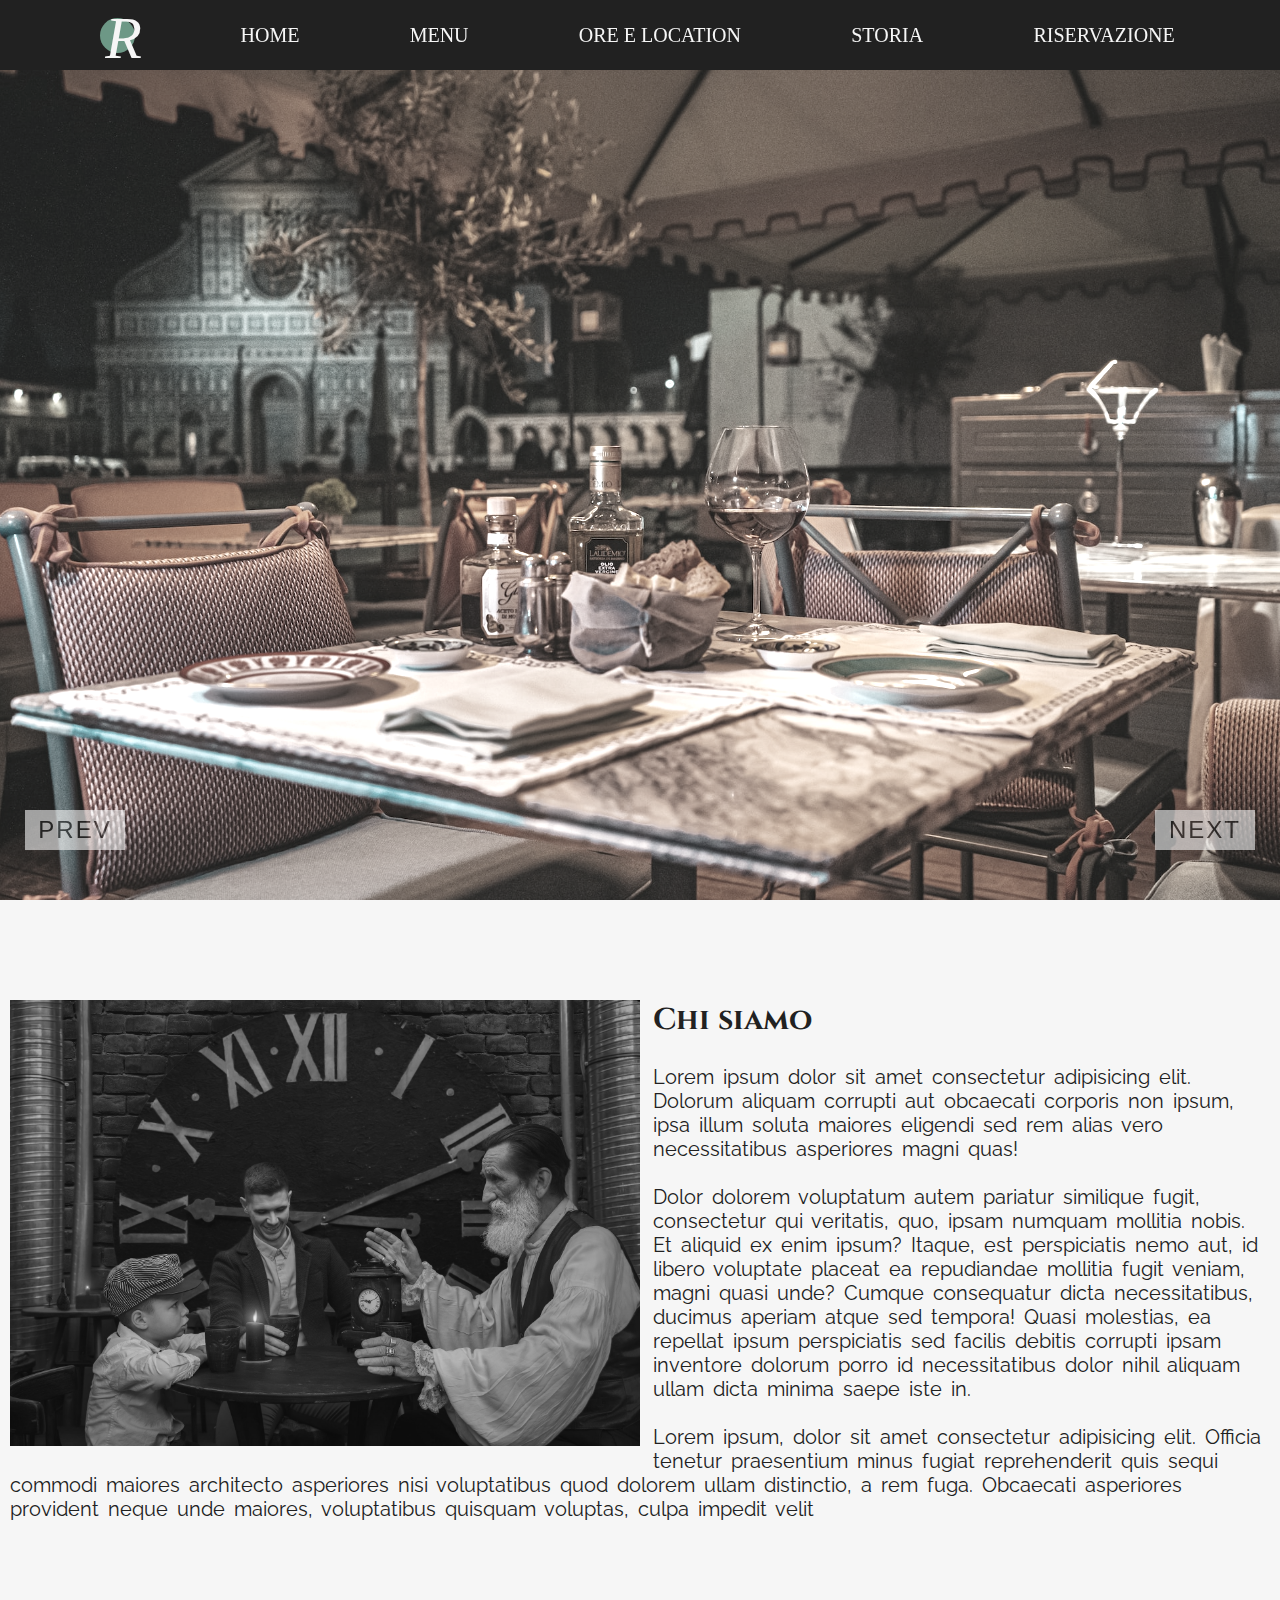
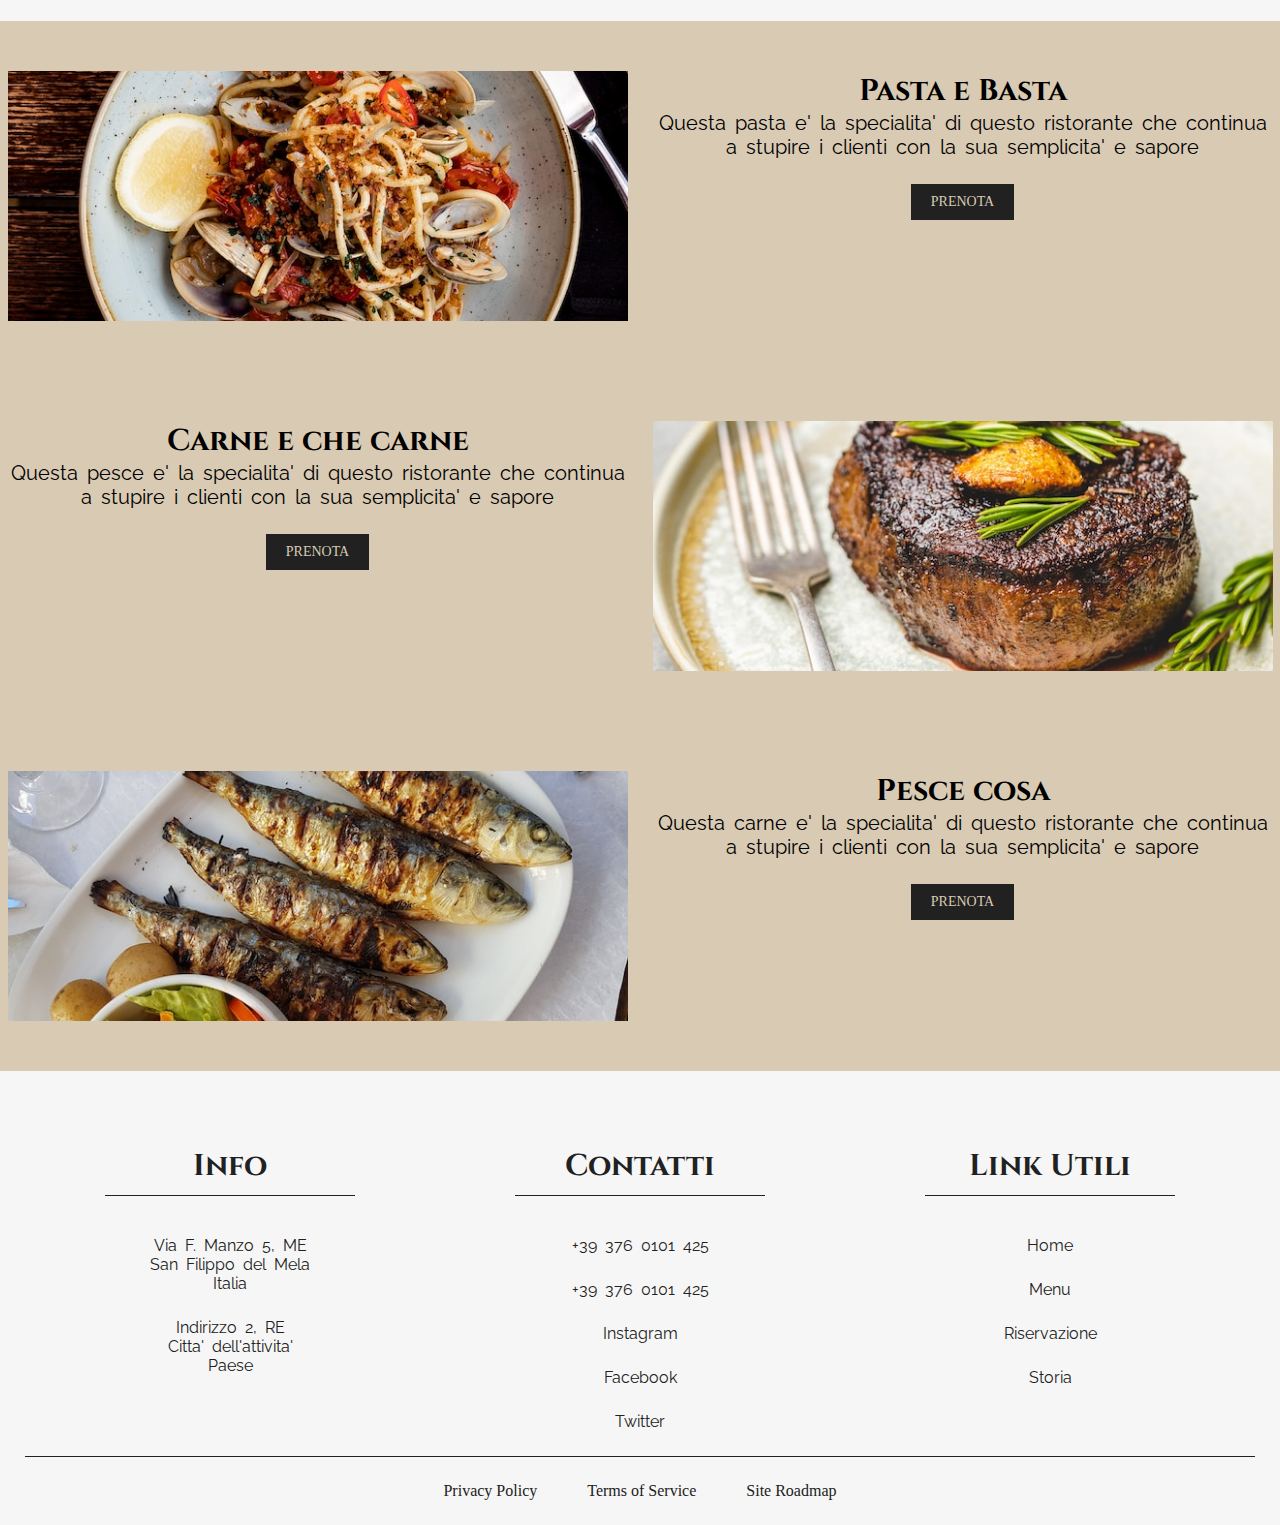
<file: restaurant_template/HTML/index.html>
<!DOCTYPE html>
<html lang="en">
    <head>
        <meta charset="UTF-8" />
        <meta name="viewport" content="width=device-width, initial-scale=1.0" />
        <link rel="preconnect" href="https://fonts.googleapis.com" />
        <link rel="preconnect" href="https://fonts.gstatic.com" crossorigin />
        <link rel="preconnect" href="https://fonts.googleapis.com" />
        <link rel="preconnect" href="https://fonts.gstatic.com" crossorigin />
        <link
            href="https://fonts.googleapis.com/css2?family=Baskervville:ital@0;1&family=Cinzel&family=Marcellus+SC&family=Nunito:ital,wght@0,200;0,300;0,400;0,500;0,600;0,700;0,800;0,900;0,1000;1,200;1,300;1,400;1,500;1,600;1,700;1,800;1,900;1,1000&family=Raleway:ital,wght@0,100;0,200;0,300;0,400;0,500;0,600;0,700;0,800;0,900;1,100;1,200;1,300;1,400;1,500;1,600;1,700;1,800;1,900&display=swap"
            rel="stylesheet"
        />
        <title>Elegantee</title>
        <link rel="stylesheet" href="/restaurant_template/CSS/styles.css" />
    </head>
    <body>
        <div class="body-container">
            <!-- <div class="head-outer"></div> -->
            <div class="head-outer-sticky">
                <header>
                    <a class="header-logo" href="">R</a>
                    <a href="">home</a>
                    <a href="">menu</a>
                    <a href="">Ore e Location</a>
                    <a href="">storia</a>
                    <a href="">Riservazione</a>
                    <div class="sand-menu">
                        <div></div>
                        <div></div>
                        <div></div>
                    </div>
                </header>
            </div>
            <a href="/index.html" class="go-back-to-portfolio"></a>

            <div class="body-outer">
                <section class="sec-01">
                    <div class="carousel-container">
                        <div class="carousel">
                            <img alt="" />
                            <img alt="" />
                            <img alt="" />
                        </div>
                        <div class="carousel-btns">
                            <button class="prev-btn">prev</button>
                            <button class="next-btn">next</button>
                        </div>
                    </div>
                </section>
                <section class="sec-02">
                    <div class="sec-02-container">
                        <div class="sec-02-img">
                            <img
                                src="/restaurant_template/IMG/restaurant_03.jpg"
                                alt=""
                            />
                        </div>
                        <div class="sec-02-text">
                            <h1>Chi siamo</h1>
                            <p>
                                Lorem ipsum dolor sit amet consectetur
                                adipisicing elit. Dolorum aliquam corrupti aut
                                obcaecati corporis non ipsum, ipsa illum soluta
                                maiores eligendi sed rem alias vero
                                necessitatibus asperiores magni quas!
                                <br /><br />
                                Dolor dolorem voluptatum autem pariatur
                                similique fugit, consectetur qui veritatis, quo,
                                ipsam numquam mollitia nobis. Et aliquid ex enim
                                ipsum? Itaque, est perspiciatis nemo aut, id
                                libero voluptate placeat ea repudiandae mollitia
                                fugit veniam, magni quasi unde? Cumque
                                consequatur dicta necessitatibus, ducimus
                                aperiam atque sed tempora! Quasi molestias, ea
                                repellat ipsum perspiciatis sed facilis debitis
                                corrupti ipsam inventore dolorum porro id
                                necessitatibus dolor nihil aliquam ullam dicta
                                minima saepe iste in. <br /><br />
                                Lorem ipsum, dolor sit amet consectetur
                                adipisicing elit. Officia tenetur praesentium
                                minus fugiat reprehenderit quis sequi commodi
                                maiores architecto asperiores nisi voluptatibus
                                quod dolorem ullam distinctio, a rem fuga.
                                Obcaecati asperiores provident neque unde
                                maiores, voluptatibus quisquam voluptas, culpa
                                impedit velit
                            </p>
                        </div>
                    </div>
                </section>
                <!-- Most Wanted dishes -->
                <section class="sec-03">
                    <div class="sec-03-container">
                        <!-- <h1>Most Wanted</h1> -->
                        <div class="card card-01">
                            <div class="sec-03-img">
                                <img
                                    src="/restaurant_template/IMG/pasta.jpg"
                                    alt=""
                                />
                            </div>
                            <div class="card-01-text">
                                <h1>Pasta e Basta</h1>
                                <p>
                                    Questa pasta e' la specialita' di questo
                                    ristorante che continua a stupire i clienti con
                                    la sua semplicita' e sapore
                                </p>
                                <a href="">prenota</a>
                            </div>
    
                        </div>
                        <div class="card card-02">
                            <div class="sec-03-img">
                                <img src="/restaurant_template/IMG/carne.jpg" alt="" />
                            </div>
                            <div class="card-03-text">
                                <h1>Carne e che carne</h1>
                                <p>
                                    Questa pesce e' la specialita' di questo
                                    ristorante che continua a stupire i clienti con
                                    la sua semplicita' e sapore
                                </p>
                                <a href="">prenota</a>
                                
                            </div>
                        </div>
                        <div class="card card-03">
                            <div class="sec-03-img">
                                <img src="/restaurant_template/IMG/pesce.jpg" alt="" />
                            </div>
                            <div class="card-03-text">
                                <h1>Pesce cosa</h1>
                                <p>
                                    Questa carne e' la specialita' di questo
                                    ristorante che continua a stupire i clienti con
                                    la sua semplicita' e sapore
                                </p>
                                <a href="">prenota</a>
    
    
                            </div>
                            
                        </div>

                    </div>
                </section>
                <section class="sec-04">
             
                </section>
            </div>
            <div class="foot-outer">
                <section class="foot-top">
                    <div class="foot-left">
                        <h1>Info</h1>
                        <p>
                            Via F. Manzo 5, ME <br />
                            San Filippo del Mela <br />
                            Italia
                        </p>
                        <p>
                            Indirizzo 2, RE <br />
                            Citta' dell'attivita' <br />
                            Paese
                        </p>
                        
                    </div>
                    <!-- middle things -->
                    <div class="foot-middle">
                        <h1>Contatti</h1>
                        <p>+39 376 0101 425</p>
                        <p>+39 376 0101 425</p>

                        <p>Instagram</p>
                        <p>Facebook</p>
                        <p>Twitter</p>
  
                    </div>
                    <!-- right things -->
                    <div class="foot-right">
                        <h1>Link Utili</h1>
                        <p>Home</p>
                        <p>Menu</p>
                        <p>Riservazione</p>
                        <p>Storia</p>
                    </div>
                </section>
                <section class="foot-bottom">
                    <a href="">Privacy Policy</a>
                    <a href="">Terms of Service</a>
                    <a href="">Site Roadmap</a>
                </section>
                <!-- left things -->
            </div>
        </div>

        <!-- CAROUSEL  -->

        <script src="/restaurant_template/JS/carousel_logic.js"></script>
        <script src="/restaurant_template/JS/sand_logic.js"></script>
    </body>
</html>
</file>
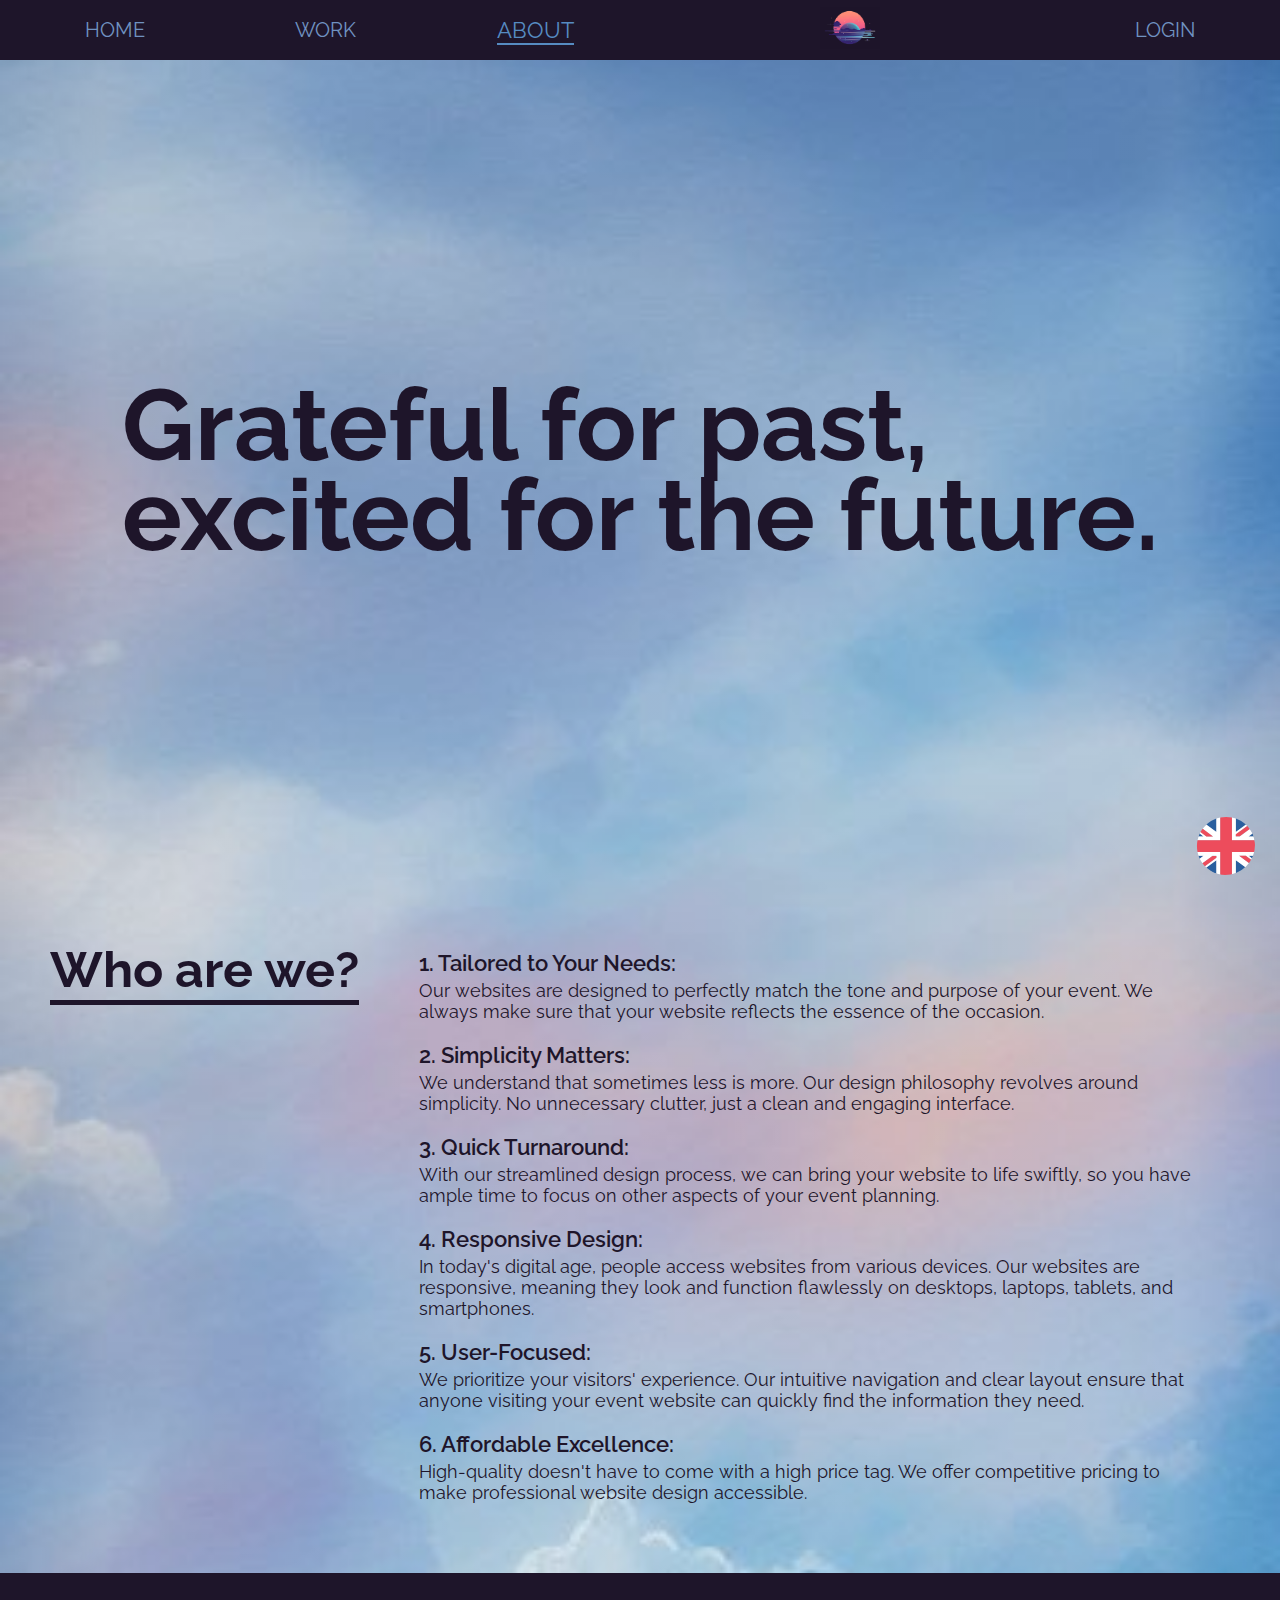
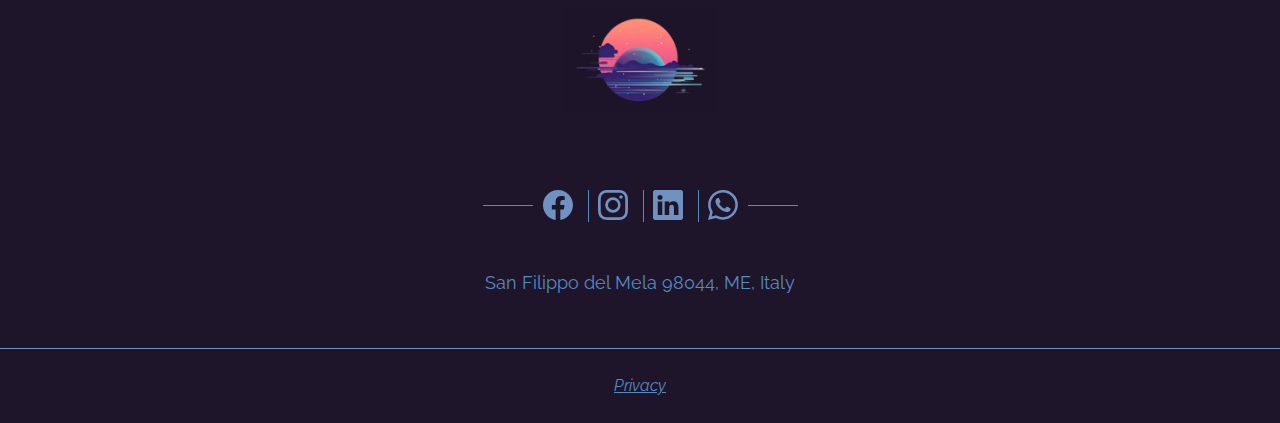
<file: about.html>
<!DOCTYPE html>
<html lang="en">
    <head>
        <meta charset="UTF-8" />
        <meta name="viewport" content="width=device-width, initial-scale=1.0" />
        <link rel="preconnect" href="https://fonts.googleapis.com" />
        <link rel="preconnect" href="https://fonts.gstatic.com" crossorigin />
        <link
            href="https://fonts.googleapis.com/css2?family=Nunito:ital,wght@0,200;0,300;0,400;0,500;0,600;0,700;0,800;0,900;0,1000;1,200;1,300;1,400;1,500;1,600;1,700;1,800;1,900;1,1000&family=Raleway:ital,wght@0,100;0,200;0,300;0,400;0,500;0,600;0,700;0,800;0,900;1,100;1,200;1,300;1,400;1,500;1,600;1,700;1,800;1,900&display=swap"
            rel="stylesheet"
        />
        <title>HOME</title>
        <link rel="stylesheet" href="/styles.css" />
    </head>
    <body>
        <div class="body-container">
            <div class="head-outer hidden">
                <header>
                    <a class="nav-link-home" href="/index.html">home</a>
                    <a class="nav-link-work" href="/work.html">work</a>
                    <a class="nav-link-about current" href="">about</a>
                    <a class="nav-link-logo" href="/index.html"></a>
                    <a class="nav-link-login" href="/login.html">login</a>
                    <a class="nav-link-sandwich" href="">
                        <span></span>
                        <span></span>
                        <span></span>
                    </a>
                </header>
            </div>
            <!-- the whole body container -->
            <div class="body-outer">
                <!-- the container where the background-image is applied -->
                <div class="body-about-outer-01">
                    <!-- <div class="img01"></div> -->
                    <!-- <div class="img02"></div> -->
                    <div class="body-01-01">
                        <!-- <div class="img08"></div> -->
                        <div class="body-01-01-content">
                            <h1>Grateful for past,<br />excited for the future.
                            </h1>
                        </div>
                    </div>
                    <div class="body-01-02">
                        <div class="body-01-02-content">
                            <ul class="body-01-02-grid">
                                <h1 class="card-title-01">Who are we?</h1>

                                <li>
                                    <div class="card-content">
                                        <h1>1. Tailored to Your Needs:</h1>
                                        <p>
                                            Our websites are designed to
                                            perfectly match the tone and purpose
                                            of your event. We always make sure
                                            that your website reflects the
                                            essence of the occasion.
                                        </p>
                                    </div>
                                    <div class="card-content">
                                        <h1>2. Simplicity Matters:</h1>
                                        <p>
                                            We understand that sometimes less is
                                            more. Our design philosophy revolves
                                            around simplicity. No unnecessary
                                            clutter, just a clean and engaging
                                            interface.
                                        </p>
                                    </div>
                                    <div class="card-content">
                                        <h1>3. Quick Turnaround:</h1>
                                        <p>
                                            With our streamlined design process,
                                            we can bring your website to life
                                            swiftly, so you have ample time to
                                            focus on other aspects of your event
                                            planning.
                                        </p>
                                    </div>
                                    <div class="card-content">
                                        <h1>4. Responsive Design:</h1>
                                        <p>
                                            In today's digital age, people
                                            access websites from various
                                            devices. Our websites are
                                            responsive, meaning they look and
                                            function flawlessly on desktops,
                                            laptops, tablets, and smartphones.
                                        </p>
                                    </div>
                                    <div class="card-content">
                                        <h1>5. User-Focused:</h1>
                                        <p>
                                            We prioritize your visitors'
                                            experience. Our intuitive navigation
                                            and clear layout ensure that anyone
                                            visiting your event website can
                                            quickly find the information they
                                            need.
                                        </p>
                                    </div>
                                    <div class="card-content">
                                        <h1>6. Affordable Excellence:</h1>
                                        <p>
                                            High-quality doesn't have to come
                                            with a high price tag. We offer
                                            competitive pricing to make
                                            professional website design
                                            accessible.
                                        </p>
                                    </div>
                                </li>

                            </ul>
                        </div>
                    </div>
                    <div class="body-01-03">
                        <div class="body-01-03-content">

                        </div>
                    </div>
                </div>
            </div>
            <div class="foot-outer">
                <div class="img-footer"></div>
                <div class="foot-outer-150">
                    <div class="foot-logo"></div>
                    <div class="footer-field social">
                        <a href="">
                            <svg
                                xmlns="http://www.w3.org/2000/svg"
                                width="16"
                                height="16"
                                fill="currentColor"
                                class="bi bi-facebook"
                                viewBox="0 0 16 16"
                            >
                                <path
                                    d="M16 8.049c0-4.446-3.582-8.05-8-8.05C3.58 0-.002 3.603-.002 8.05c0 4.017 2.926 7.347 6.75 7.951v-5.625h-2.03V8.05H6.75V6.275c0-2.017 1.195-3.131 3.022-3.131.876 0 1.791.157 1.791.157v1.98h-1.009c-.993 0-1.303.621-1.303 1.258v1.51h2.218l-.354 2.326H9.25V16c3.824-.604 6.75-3.934 6.75-7.951z"
                                />
                            </svg>
                        </a>
                        <a href="">
                            <svg
                                xmlns="http://www.w3.org/2000/svg"
                                width="16"
                                height="16"
                                fill="currentColor"
                                class="bi bi-instagram"
                                viewBox="0 0 16 16"
                            >
                                <path
                                    d="M8 0C5.829 0 5.556.01 4.703.048 3.85.088 3.269.222 2.76.42a3.917 3.917 0 0 0-1.417.923A3.927 3.927 0 0 0 .42 2.76C.222 3.268.087 3.85.048 4.7.01 5.555 0 5.827 0 8.001c0 2.172.01 2.444.048 3.297.04.852.174 1.433.372 1.942.205.526.478.972.923 1.417.444.445.89.719 1.416.923.51.198 1.09.333 1.942.372C5.555 15.99 5.827 16 8 16s2.444-.01 3.298-.048c.851-.04 1.434-.174 1.943-.372a3.916 3.916 0 0 0 1.416-.923c.445-.445.718-.891.923-1.417.197-.509.332-1.09.372-1.942C15.99 10.445 16 10.173 16 8s-.01-2.445-.048-3.299c-.04-.851-.175-1.433-.372-1.941a3.926 3.926 0 0 0-.923-1.417A3.911 3.911 0 0 0 13.24.42c-.51-.198-1.092-.333-1.943-.372C10.443.01 10.172 0 7.998 0h.003zm-.717 1.442h.718c2.136 0 2.389.007 3.232.046.78.035 1.204.166 1.486.275.373.145.64.319.92.599.28.28.453.546.598.92.11.281.24.705.275 1.485.039.843.047 1.096.047 3.231s-.008 2.389-.047 3.232c-.035.78-.166 1.203-.275 1.485a2.47 2.47 0 0 1-.599.919c-.28.28-.546.453-.92.598-.28.11-.704.24-1.485.276-.843.038-1.096.047-3.232.047s-2.39-.009-3.233-.047c-.78-.036-1.203-.166-1.485-.276a2.478 2.478 0 0 1-.92-.598 2.48 2.48 0 0 1-.6-.92c-.109-.281-.24-.705-.275-1.485-.038-.843-.046-1.096-.046-3.233 0-2.136.008-2.388.046-3.231.036-.78.166-1.204.276-1.486.145-.373.319-.64.599-.92.28-.28.546-.453.92-.598.282-.11.705-.24 1.485-.276.738-.034 1.024-.044 2.515-.045v.002zm4.988 1.328a.96.96 0 1 0 0 1.92.96.96 0 0 0 0-1.92zm-4.27 1.122a4.109 4.109 0 1 0 0 8.217 4.109 4.109 0 0 0 0-8.217zm0 1.441a2.667 2.667 0 1 1 0 5.334 2.667 2.667 0 0 1 0-5.334z"
                                />
                            </svg>
                        </a>
                        <a href="">
                            <svg
                                xmlns="http://www.w3.org/2000/svg"
                                width="16"
                                height="16"
                                fill="currentColor"
                                class="bi bi-linkedin"
                                viewBox="0 0 16 16"
                            >
                                <path
                                    d="M0 1.146C0 .513.526 0 1.175 0h13.65C15.474 0 16 .513 16 1.146v13.708c0 .633-.526 1.146-1.175 1.146H1.175C.526 16 0 15.487 0 14.854V1.146zm4.943 12.248V6.169H2.542v7.225h2.401zm-1.2-8.212c.837 0 1.358-.554 1.358-1.248-.015-.709-.52-1.248-1.342-1.248-.822 0-1.359.54-1.359 1.248 0 .694.521 1.248 1.327 1.248h.016zm4.908 8.212V9.359c0-.216.016-.432.08-.586.173-.431.568-.878 1.232-.878.869 0 1.216.662 1.216 1.634v3.865h2.401V9.25c0-2.22-1.184-3.252-2.764-3.252-1.274 0-1.845.7-2.165 1.193v.025h-.016a5.54 5.54 0 0 1 .016-.025V6.169h-2.4c.03.678 0 7.225 0 7.225h2.4z"
                                />
                            </svg>
                        </a>
                        <a href="">
                            <svg
                                xmlns="http://www.w3.org/2000/svg"
                                width="16"
                                height="16"
                                fill="currentColor"
                                class="bi bi-whatsapp"
                                viewBox="0 0 16 16"
                            >
                                <path
                                    d="M13.601 2.326A7.854 7.854 0 0 0 7.994 0C3.627 0 .068 3.558.064 7.926c0 1.399.366 2.76 1.057 3.965L0 16l4.204-1.102a7.933 7.933 0 0 0 3.79.965h.004c4.368 0 7.926-3.558 7.93-7.93A7.898 7.898 0 0 0 13.6 2.326zM7.994 14.521a6.573 6.573 0 0 1-3.356-.92l-.24-.144-2.494.654.666-2.433-.156-.251a6.56 6.56 0 0 1-1.007-3.505c0-3.626 2.957-6.584 6.591-6.584a6.56 6.56 0 0 1 4.66 1.931 6.557 6.557 0 0 1 1.928 4.66c-.004 3.639-2.961 6.592-6.592 6.592zm3.615-4.934c-.197-.099-1.17-.578-1.353-.646-.182-.065-.315-.099-.445.099-.133.197-.513.646-.627.775-.114.133-.232.148-.43.05-.197-.1-.836-.308-1.592-.985-.59-.525-.985-1.175-1.103-1.372-.114-.198-.011-.304.088-.403.087-.088.197-.232.296-.346.1-.114.133-.198.198-.33.065-.134.034-.248-.015-.347-.05-.099-.445-1.076-.612-1.47-.16-.389-.323-.335-.445-.34-.114-.007-.247-.007-.38-.007a.729.729 0 0 0-.529.247c-.182.198-.691.677-.691 1.654 0 .977.71 1.916.81 2.049.098.133 1.394 2.132 3.383 2.992.47.205.84.326 1.129.418.475.152.904.129 1.246.08.38-.058 1.171-.48 1.338-.943.164-.464.164-.86.114-.943-.049-.084-.182-.133-.38-.232z"
                                />
                            </svg>
                        </a>
                    </div>
                    <div class="footer-field address">
                        <p>San Filippo del Mela 98044, ME, Italy</p>
                        <p></p>
                    </div>
                    <div class="footer-field legal">
                        <p>Privacy</p>
                    </div>
                </div>
            </div>
            <form id="language-form" >
                <input class="language-en language-selected"  name="country" value="en"/>
                <input class="language-fr"  name="country" value="fr"/>
                <input class="language-it"  name="country" value="it"/>
                <input type="hidden" name="section" value="home" />
            </form>
        </div>
        <script src="/JS/header_sandwich.js"></script>
        <script src="/JS/language_logic.js"></script>
    </body>
</html>
</file>
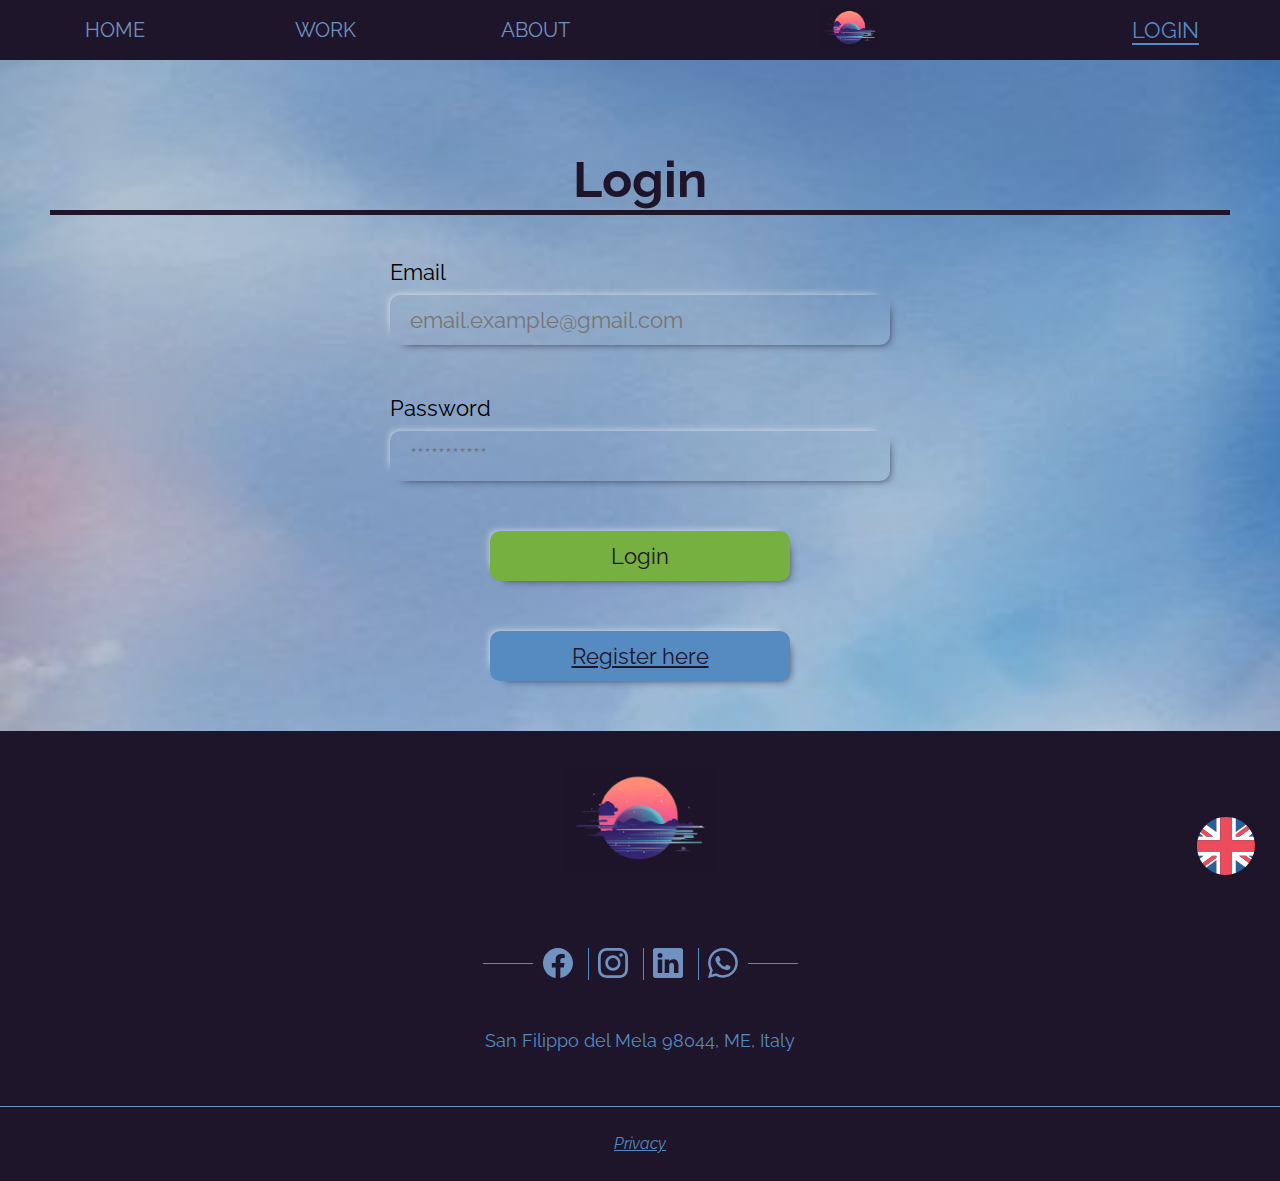
<file: login.html>
<!DOCTYPE html>
<html lang="en">
    <head>
        <meta charset="UTF-8" />
        <meta name="viewport" content="width=device-width, initial-scale=1.0" />
        <link rel="preconnect" href="https://fonts.googleapis.com" />
        <link rel="preconnect" href="https://fonts.gstatic.com" crossorigin />
        <link
            href="https://fonts.googleapis.com/css2?family=Nunito:ital,wght@0,200;0,300;0,400;0,500;0,600;0,700;0,800;0,900;0,1000;1,200;1,300;1,400;1,500;1,600;1,700;1,800;1,900;1,1000&family=Raleway:ital,wght@0,100;0,200;0,300;0,400;0,500;0,600;0,700;0,800;0,900;1,100;1,200;1,300;1,400;1,500;1,600;1,700;1,800;1,900&display=swap"
            rel="stylesheet"
        />
        <title>HOME</title>
        <link rel="stylesheet" href="/styles.css" />
    </head>
    <body>
        <div class="body-container">
            <div class="head-outer hidden">
                <header>
                    <a class="nav-link-home" href="/index.html">home</a>
                    <a class="nav-link-work" href="/work.html">work</a>
                    <a class="nav-link-about" href="/about.html">about</a>
                    <a class="nav-link-logo" href="/index.html"></a>
                    <a class="nav-link-login current" href="#">login</a>
                    <a class="nav-link-sandwich" href="">
                        <span></span>
                        <span></span>
                        <span></span>
                    </a>
                </header>
            </div>
            <div class="body-outer">
                <div class="body-login-outer-01">
                    <div class="body-01-01">
                        <h1 class="card-title-email">Login</h1>

                        <form id="form_login_registration" action="submit" class="home_contact_form">
                            <label id="home_contact_name_label" for="home_contact_name">Name</label>
                            <input
                                id="home_contact_name"
                                type="text"
                                placeholder="John"
                            />
                            <label id="home_contact_last_name_label" for="home_contact_last_name"
                                >Last Name</label
                            >
                            <input
                                id="home_contact_last_name"
                                type="text"
                                placeholder="Josh"
                            />
                            <label id="home_contact_date_label" for="home_contact_date">Date of Birth</label>
                            <input id="home_contact_date" type="date" />
                            <label id="home_contact_email_label" for="home_contact_email">Email</label>
                            <input
                                id="home_contact_email"
                                type="email"
                                placeholder="email.example@gmail.com"
                            />
                            <label id="home_contact_password1_label" for="home_contact_password1">Password</label>
                            <input
                                id="home_contact_password1"
                                type="password"
                                placeholder="***********"
                            />
                            <label id="home_contact_password2_label" for="home_contact_password2">Repeat Password</label>
                            <input
                                id="home_contact_password2"
                                type="password"
                                placeholder="***********"
                            />

                            <input id="home_contact_form_submit" type="submit" value="Login" />
                            <input id="home_contact_form_toggle" type="button" value="Register here">
                        </form>
                        
                    </div>
                </div>
            </div>
            <div class="foot-outer">
                <div class="img-footer"></div>
                <div class="foot-outer-150">
                    <div class="foot-logo"></div>
                    <div class="footer-field social">
                        <a href="">
                            <svg
                                xmlns="http://www.w3.org/2000/svg"
                                width="16"
                                height="16"
                                fill="currentColor"
                                class="bi bi-facebook"
                                viewBox="0 0 16 16"
                            >
                                <path
                                    d="M16 8.049c0-4.446-3.582-8.05-8-8.05C3.58 0-.002 3.603-.002 8.05c0 4.017 2.926 7.347 6.75 7.951v-5.625h-2.03V8.05H6.75V6.275c0-2.017 1.195-3.131 3.022-3.131.876 0 1.791.157 1.791.157v1.98h-1.009c-.993 0-1.303.621-1.303 1.258v1.51h2.218l-.354 2.326H9.25V16c3.824-.604 6.75-3.934 6.75-7.951z"
                                />
                            </svg>
                        </a>
                        <a href="">
                            <svg
                                xmlns="http://www.w3.org/2000/svg"
                                width="16"
                                height="16"
                                fill="currentColor"
                                class="bi bi-instagram"
                                viewBox="0 0 16 16"
                            >
                                <path
                                    d="M8 0C5.829 0 5.556.01 4.703.048 3.85.088 3.269.222 2.76.42a3.917 3.917 0 0 0-1.417.923A3.927 3.927 0 0 0 .42 2.76C.222 3.268.087 3.85.048 4.7.01 5.555 0 5.827 0 8.001c0 2.172.01 2.444.048 3.297.04.852.174 1.433.372 1.942.205.526.478.972.923 1.417.444.445.89.719 1.416.923.51.198 1.09.333 1.942.372C5.555 15.99 5.827 16 8 16s2.444-.01 3.298-.048c.851-.04 1.434-.174 1.943-.372a3.916 3.916 0 0 0 1.416-.923c.445-.445.718-.891.923-1.417.197-.509.332-1.09.372-1.942C15.99 10.445 16 10.173 16 8s-.01-2.445-.048-3.299c-.04-.851-.175-1.433-.372-1.941a3.926 3.926 0 0 0-.923-1.417A3.911 3.911 0 0 0 13.24.42c-.51-.198-1.092-.333-1.943-.372C10.443.01 10.172 0 7.998 0h.003zm-.717 1.442h.718c2.136 0 2.389.007 3.232.046.78.035 1.204.166 1.486.275.373.145.64.319.92.599.28.28.453.546.598.92.11.281.24.705.275 1.485.039.843.047 1.096.047 3.231s-.008 2.389-.047 3.232c-.035.78-.166 1.203-.275 1.485a2.47 2.47 0 0 1-.599.919c-.28.28-.546.453-.92.598-.28.11-.704.24-1.485.276-.843.038-1.096.047-3.232.047s-2.39-.009-3.233-.047c-.78-.036-1.203-.166-1.485-.276a2.478 2.478 0 0 1-.92-.598 2.48 2.48 0 0 1-.6-.92c-.109-.281-.24-.705-.275-1.485-.038-.843-.046-1.096-.046-3.233 0-2.136.008-2.388.046-3.231.036-.78.166-1.204.276-1.486.145-.373.319-.64.599-.92.28-.28.546-.453.92-.598.282-.11.705-.24 1.485-.276.738-.034 1.024-.044 2.515-.045v.002zm4.988 1.328a.96.96 0 1 0 0 1.92.96.96 0 0 0 0-1.92zm-4.27 1.122a4.109 4.109 0 1 0 0 8.217 4.109 4.109 0 0 0 0-8.217zm0 1.441a2.667 2.667 0 1 1 0 5.334 2.667 2.667 0 0 1 0-5.334z"
                                />
                            </svg>
                        </a>
                        <a href="">
                            <svg
                                xmlns="http://www.w3.org/2000/svg"
                                width="16"
                                height="16"
                                fill="currentColor"
                                class="bi bi-linkedin"
                                viewBox="0 0 16 16"
                            >
                                <path
                                    d="M0 1.146C0 .513.526 0 1.175 0h13.65C15.474 0 16 .513 16 1.146v13.708c0 .633-.526 1.146-1.175 1.146H1.175C.526 16 0 15.487 0 14.854V1.146zm4.943 12.248V6.169H2.542v7.225h2.401zm-1.2-8.212c.837 0 1.358-.554 1.358-1.248-.015-.709-.52-1.248-1.342-1.248-.822 0-1.359.54-1.359 1.248 0 .694.521 1.248 1.327 1.248h.016zm4.908 8.212V9.359c0-.216.016-.432.08-.586.173-.431.568-.878 1.232-.878.869 0 1.216.662 1.216 1.634v3.865h2.401V9.25c0-2.22-1.184-3.252-2.764-3.252-1.274 0-1.845.7-2.165 1.193v.025h-.016a5.54 5.54 0 0 1 .016-.025V6.169h-2.4c.03.678 0 7.225 0 7.225h2.4z"
                                />
                            </svg>
                        </a>
                        <a href="">
                            <svg
                                xmlns="http://www.w3.org/2000/svg"
                                width="16"
                                height="16"
                                fill="currentColor"
                                class="bi bi-whatsapp"
                                viewBox="0 0 16 16"
                            >
                                <path
                                    d="M13.601 2.326A7.854 7.854 0 0 0 7.994 0C3.627 0 .068 3.558.064 7.926c0 1.399.366 2.76 1.057 3.965L0 16l4.204-1.102a7.933 7.933 0 0 0 3.79.965h.004c4.368 0 7.926-3.558 7.93-7.93A7.898 7.898 0 0 0 13.6 2.326zM7.994 14.521a6.573 6.573 0 0 1-3.356-.92l-.24-.144-2.494.654.666-2.433-.156-.251a6.56 6.56 0 0 1-1.007-3.505c0-3.626 2.957-6.584 6.591-6.584a6.56 6.56 0 0 1 4.66 1.931 6.557 6.557 0 0 1 1.928 4.66c-.004 3.639-2.961 6.592-6.592 6.592zm3.615-4.934c-.197-.099-1.17-.578-1.353-.646-.182-.065-.315-.099-.445.099-.133.197-.513.646-.627.775-.114.133-.232.148-.43.05-.197-.1-.836-.308-1.592-.985-.59-.525-.985-1.175-1.103-1.372-.114-.198-.011-.304.088-.403.087-.088.197-.232.296-.346.1-.114.133-.198.198-.33.065-.134.034-.248-.015-.347-.05-.099-.445-1.076-.612-1.47-.16-.389-.323-.335-.445-.34-.114-.007-.247-.007-.38-.007a.729.729 0 0 0-.529.247c-.182.198-.691.677-.691 1.654 0 .977.71 1.916.81 2.049.098.133 1.394 2.132 3.383 2.992.47.205.84.326 1.129.418.475.152.904.129 1.246.08.38-.058 1.171-.48 1.338-.943.164-.464.164-.86.114-.943-.049-.084-.182-.133-.38-.232z"
                                />
                            </svg>
                        </a>
                    </div>
                    <div class="footer-field address">
                        <p>San Filippo del Mela 98044, ME, Italy</p>
                        <p></p>
                    </div>
                    <div class="footer-field legal">
                        <p>Privacy</p>
                    </div>
                </div>
            </div>
            <form id="language-form" >
                <input class="language-en language-selected"  name="country" value="en"/>
                <input class="language-fr"  name="country" value="fr"/>
                <input class="language-it"  name="country" value="it"/>
                <input type="hidden" name="section" value="home" />
            </form>
        </div>
        <script src="/JS/header_sandwich.js"></script>
        <script src="/JS/login_registration_logic.js"></script>
        <script src="/JS/language_logic.js"></script>
    </body>
</html>
</file>
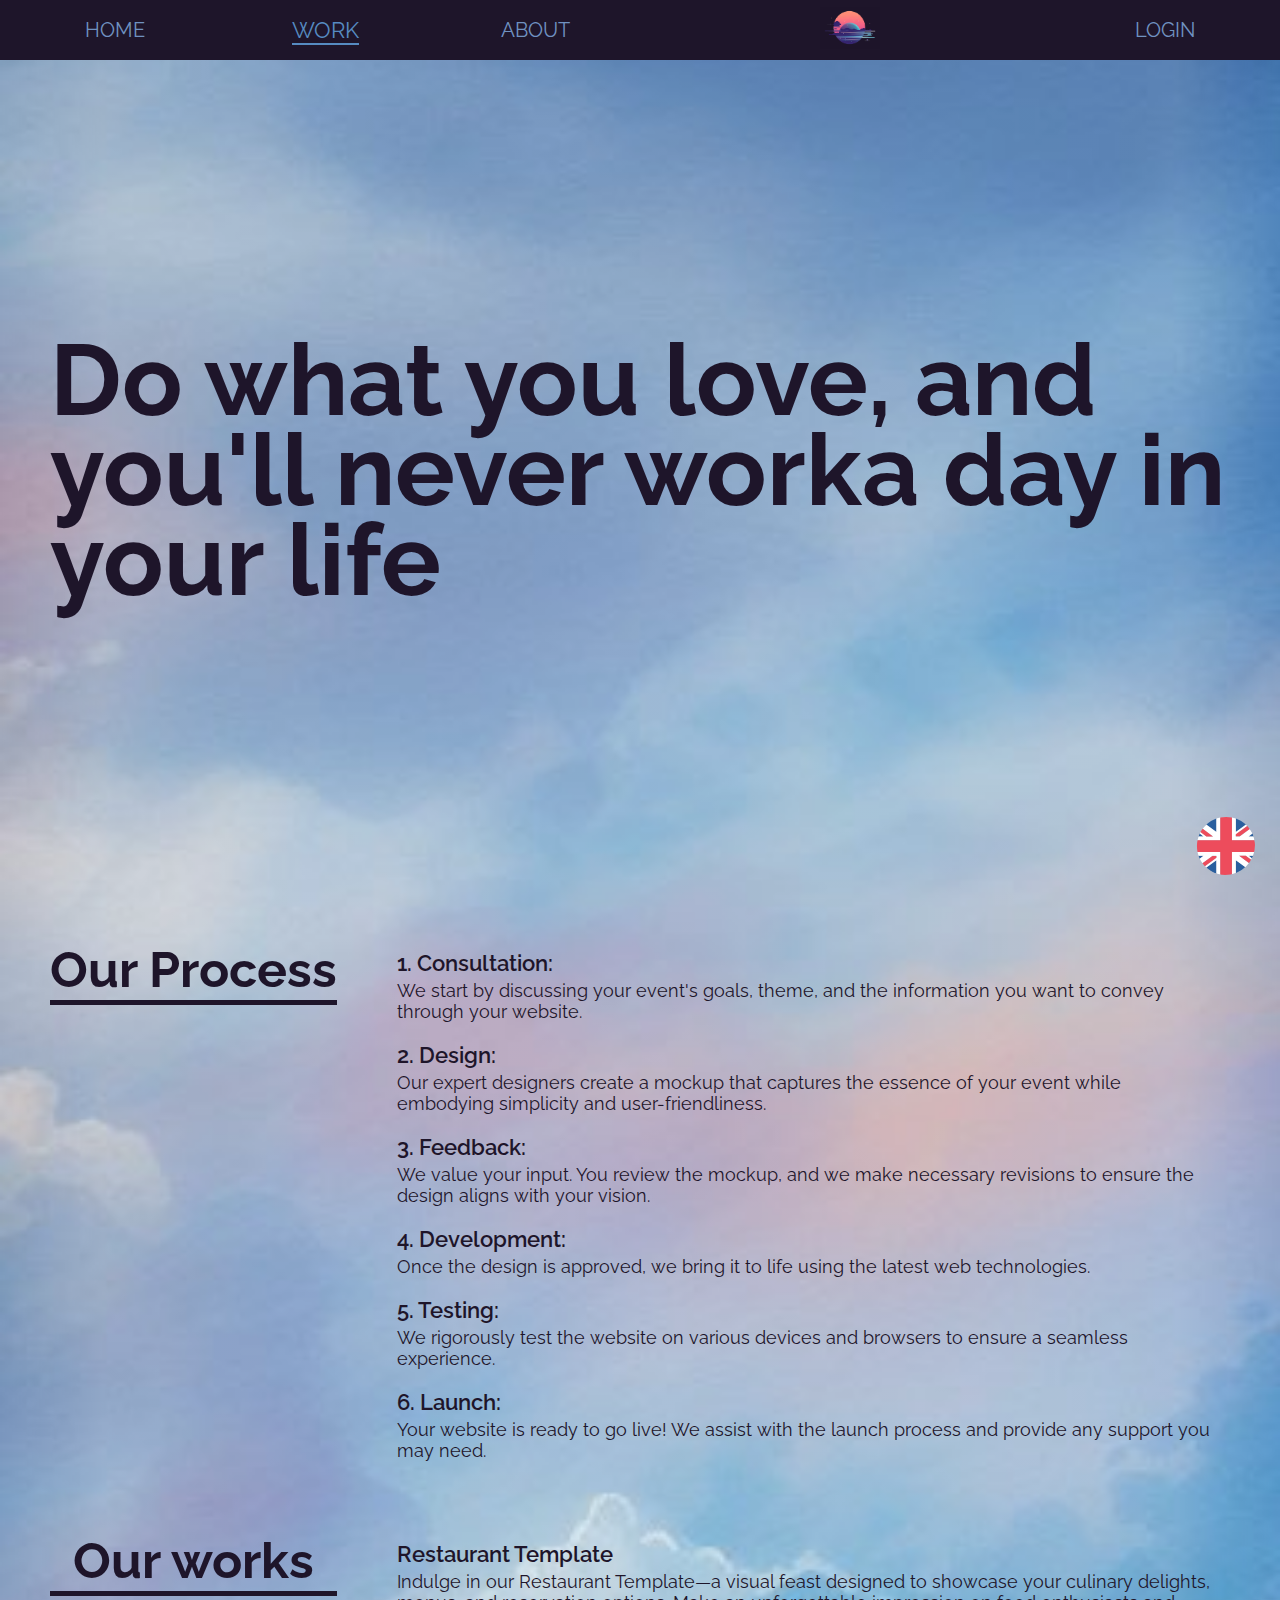
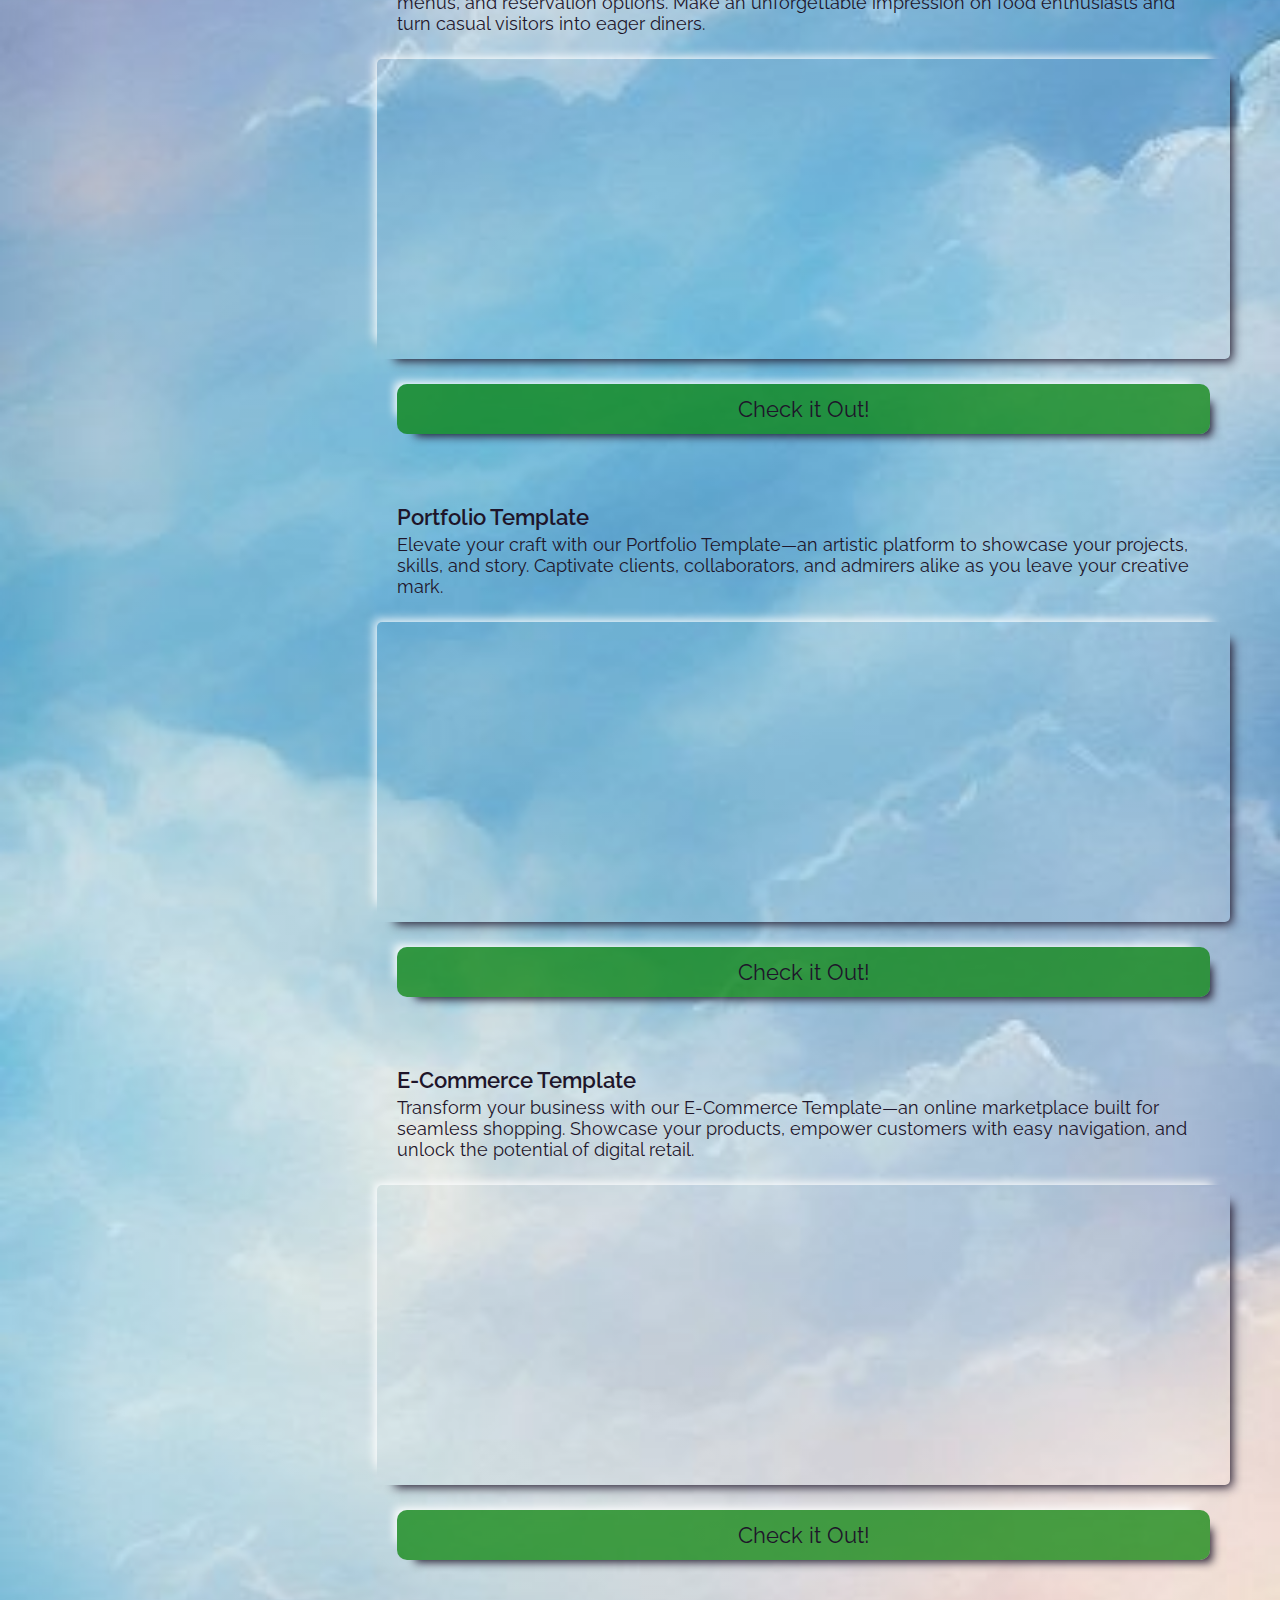
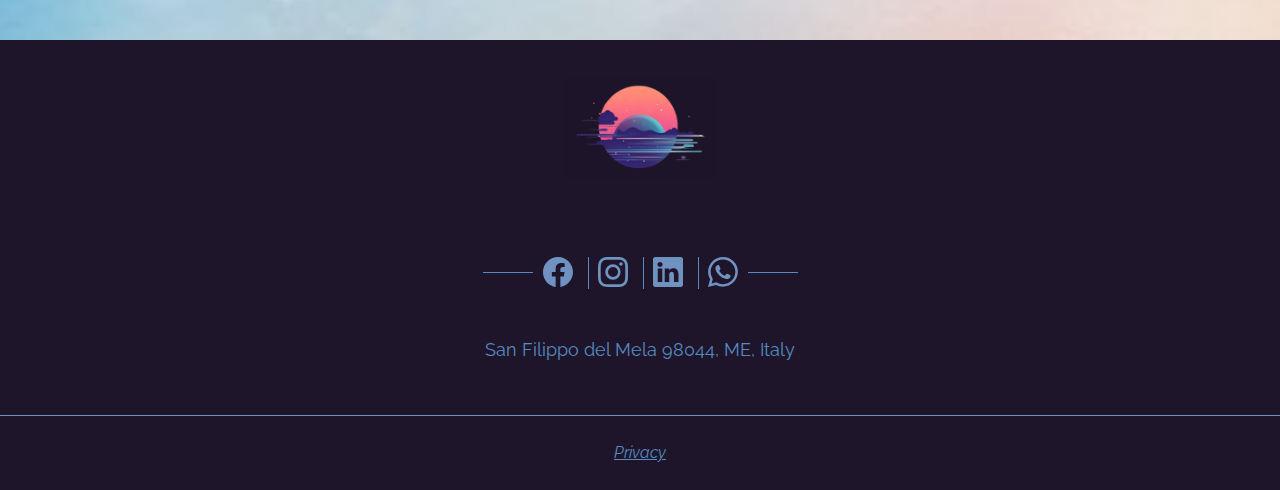
<file: work.html>
<!DOCTYPE html>
<html lang="en">
    <head>
        <meta charset="UTF-8" />
        <meta name="viewport" content="width=device-width, initial-scale=1.0" />
        <link rel="preconnect" href="https://fonts.googleapis.com" />
        <link rel="preconnect" href="https://fonts.gstatic.com" crossorigin />
        <link
            href="https://fonts.googleapis.com/css2?family=Nunito:ital,wght@0,200;0,300;0,400;0,500;0,600;0,700;0,800;0,900;0,1000;1,200;1,300;1,400;1,500;1,600;1,700;1,800;1,900;1,1000&family=Raleway:ital,wght@0,100;0,200;0,300;0,400;0,500;0,600;0,700;0,800;0,900;1,100;1,200;1,300;1,400;1,500;1,600;1,700;1,800;1,900&display=swap"
            rel="stylesheet"
        />
        <title>HOME</title>
        <link rel="stylesheet" href="/styles.css" />
    </head>
    <body>
        <div class="body-container">
            <div class="head-outer hidden">
                <header>
                    <a class="nav-link-home" href="/index.html">home</a>
                    <a class="nav-link-work current" href="">work</a>
                    <a class="nav-link-about" href="/about.html">about</a>
                    <a class="nav-link-logo" href="/index.html"></a>
                    <a class="nav-link-login" href="/login.html">login</a>
                    <a class="nav-link-sandwich" href="">
                        <span></span>
                        <span></span>
                        <span></span>
                    </a>
                </header>
            </div>
            <!-- the whole body container -->
            <div class="body-outer">
                <!-- the container where the background-image is applied -->
                <div class="body-work-outer-01">
                    <!-- <div class="img06"></div> -->
                    <!-- <div class="img07"></div> -->
                    <div class="body-01-01">
                        <div class="body-01-01-content">
                            <h1>
                                Do what you love, and you'll never worka day in your life
                            </h1>
                        </div>
                    </div>
                    <div class="body-01-02">
                        <div class="body-01-02-content">
                            <ul class="body-01-02-grid">
                                <h1 class="card-title-02">Our Process</h1>

                                <li>
                                    <div class="card-content">
                                        <h1>1. Consultation:</h1>
                                        <p>
                                            We start by discussing your event's
                                            goals, theme, and the information
                                            you want to convey through your
                                            website.
                                        </p>
                                    </div>
                                    <div class="card-content">
                                        <h1>2. Design:</h1>
                                        <p>
                                            Our expert designers create a mockup
                                            that captures the essence of your
                                            event while embodying simplicity and
                                            user-friendliness.
                                        </p>
                                    </div>
                                    <div class="card-content">
                                        <h1>3. Feedback:</h1>
                                        <p>
                                            We value your input. You review the
                                            mockup, and we make necessary
                                            revisions to ensure the design
                                            aligns with your vision.
                                        </p>
                                    </div>
                                    <div class="card-content">
                                        <h1>4. Development:</h1>
                                        <p>
                                            Once the design is approved, we
                                            bring it to life using the latest
                                            web technologies.
                                        </p>
                                    </div>
                                    <div class="card-content">
                                        <h1>5. Testing:</h1>
                                        <p>
                                            We rigorously test the website on
                                            various devices and browsers to
                                            ensure a seamless experience.
                                        </p>
                                    </div>
                                    <div class="card-content">
                                        <h1>6. Launch:</h1>
                                        <p>
                                            Your website is ready to go live! We
                                            assist with the launch process and
                                            provide any support you may need.
                                        </p>
                                    </div>
                                </li>
                                <h1 class="card-title-01">Our works</h1>

                                <li>
                                    <div class="card-content">
                                        <h1>Restaurant Template</h1>
                                        <p>
                                            Indulge in our Restaurant Template—a
                                            visual feast designed to showcase
                                            your culinary delights, menus, and
                                            reservation options. Make an
                                            unforgettable impression on food
                                            enthusiasts and turn casual visitors
                                            into eager diners.
                                        </p>
                                        <div class="work-card-img"></div>
                                        <a href="" class="work-card-link">Check it Out!</a>

                                    </div>
                                    <div class="card-content">
                                        <h1>Portfolio Template</h1>
                                        <p>
                                            Elevate your craft with our
                                            Portfolio Template—an artistic
                                            platform to showcase your projects,
                                            skills, and story. Captivate
                                            clients, collaborators, and admirers
                                            alike as you leave your creative
                                            mark.
                                        </p>
                                        <div class="work-card-img"></div>
                                        <a href="" class="work-card-link">Check it Out!</a>

                                    </div>
                                    <div class="card-content">
                                        <h1>E-Commerce Template</h1>
                                        <p>
                                            Transform your business with our
                                            E-Commerce Template—an online
                                            marketplace built for seamless
                                            shopping. Showcase your products,
                                            empower customers with easy
                                            navigation, and unlock the potential
                                            of digital retail.
                                        </p>
                                        <div class="work-card-img"></div>
                                        <a href="" class="work-card-link">Check it Out!</a>
                                    </div>
                                   
                                </li>
                            </ul>
                        </div>
                    </div>

                </div>
            </div>
            <div class="foot-outer">
                <div class="img-footer"></div>
                <div class="foot-outer-150">
                    <div class="foot-logo"></div>
                    <div class="footer-field social">
                        <a href="">
                            <svg
                                xmlns="http://www.w3.org/2000/svg"
                                width="16"
                                height="16"
                                fill="currentColor"
                                class="bi bi-facebook"
                                viewBox="0 0 16 16"
                            >
                                <path
                                    d="M16 8.049c0-4.446-3.582-8.05-8-8.05C3.58 0-.002 3.603-.002 8.05c0 4.017 2.926 7.347 6.75 7.951v-5.625h-2.03V8.05H6.75V6.275c0-2.017 1.195-3.131 3.022-3.131.876 0 1.791.157 1.791.157v1.98h-1.009c-.993 0-1.303.621-1.303 1.258v1.51h2.218l-.354 2.326H9.25V16c3.824-.604 6.75-3.934 6.75-7.951z"
                                />
                            </svg>
                        </a>
                        <a href="">
                            <svg
                                xmlns="http://www.w3.org/2000/svg"
                                width="16"
                                height="16"
                                fill="currentColor"
                                class="bi bi-instagram"
                                viewBox="0 0 16 16"
                            >
                                <path
                                    d="M8 0C5.829 0 5.556.01 4.703.048 3.85.088 3.269.222 2.76.42a3.917 3.917 0 0 0-1.417.923A3.927 3.927 0 0 0 .42 2.76C.222 3.268.087 3.85.048 4.7.01 5.555 0 5.827 0 8.001c0 2.172.01 2.444.048 3.297.04.852.174 1.433.372 1.942.205.526.478.972.923 1.417.444.445.89.719 1.416.923.51.198 1.09.333 1.942.372C5.555 15.99 5.827 16 8 16s2.444-.01 3.298-.048c.851-.04 1.434-.174 1.943-.372a3.916 3.916 0 0 0 1.416-.923c.445-.445.718-.891.923-1.417.197-.509.332-1.09.372-1.942C15.99 10.445 16 10.173 16 8s-.01-2.445-.048-3.299c-.04-.851-.175-1.433-.372-1.941a3.926 3.926 0 0 0-.923-1.417A3.911 3.911 0 0 0 13.24.42c-.51-.198-1.092-.333-1.943-.372C10.443.01 10.172 0 7.998 0h.003zm-.717 1.442h.718c2.136 0 2.389.007 3.232.046.78.035 1.204.166 1.486.275.373.145.64.319.92.599.28.28.453.546.598.92.11.281.24.705.275 1.485.039.843.047 1.096.047 3.231s-.008 2.389-.047 3.232c-.035.78-.166 1.203-.275 1.485a2.47 2.47 0 0 1-.599.919c-.28.28-.546.453-.92.598-.28.11-.704.24-1.485.276-.843.038-1.096.047-3.232.047s-2.39-.009-3.233-.047c-.78-.036-1.203-.166-1.485-.276a2.478 2.478 0 0 1-.92-.598 2.48 2.48 0 0 1-.6-.92c-.109-.281-.24-.705-.275-1.485-.038-.843-.046-1.096-.046-3.233 0-2.136.008-2.388.046-3.231.036-.78.166-1.204.276-1.486.145-.373.319-.64.599-.92.28-.28.546-.453.92-.598.282-.11.705-.24 1.485-.276.738-.034 1.024-.044 2.515-.045v.002zm4.988 1.328a.96.96 0 1 0 0 1.92.96.96 0 0 0 0-1.92zm-4.27 1.122a4.109 4.109 0 1 0 0 8.217 4.109 4.109 0 0 0 0-8.217zm0 1.441a2.667 2.667 0 1 1 0 5.334 2.667 2.667 0 0 1 0-5.334z"
                                />
                            </svg>
                        </a>
                        <a href="">
                            <svg
                                xmlns="http://www.w3.org/2000/svg"
                                width="16"
                                height="16"
                                fill="currentColor"
                                class="bi bi-linkedin"
                                viewBox="0 0 16 16"
                            >
                                <path
                                    d="M0 1.146C0 .513.526 0 1.175 0h13.65C15.474 0 16 .513 16 1.146v13.708c0 .633-.526 1.146-1.175 1.146H1.175C.526 16 0 15.487 0 14.854V1.146zm4.943 12.248V6.169H2.542v7.225h2.401zm-1.2-8.212c.837 0 1.358-.554 1.358-1.248-.015-.709-.52-1.248-1.342-1.248-.822 0-1.359.54-1.359 1.248 0 .694.521 1.248 1.327 1.248h.016zm4.908 8.212V9.359c0-.216.016-.432.08-.586.173-.431.568-.878 1.232-.878.869 0 1.216.662 1.216 1.634v3.865h2.401V9.25c0-2.22-1.184-3.252-2.764-3.252-1.274 0-1.845.7-2.165 1.193v.025h-.016a5.54 5.54 0 0 1 .016-.025V6.169h-2.4c.03.678 0 7.225 0 7.225h2.4z"
                                />
                            </svg>
                        </a>
                        <a href="">
                            <svg
                                xmlns="http://www.w3.org/2000/svg"
                                width="16"
                                height="16"
                                fill="currentColor"
                                class="bi bi-whatsapp"
                                viewBox="0 0 16 16"
                            >
                                <path
                                    d="M13.601 2.326A7.854 7.854 0 0 0 7.994 0C3.627 0 .068 3.558.064 7.926c0 1.399.366 2.76 1.057 3.965L0 16l4.204-1.102a7.933 7.933 0 0 0 3.79.965h.004c4.368 0 7.926-3.558 7.93-7.93A7.898 7.898 0 0 0 13.6 2.326zM7.994 14.521a6.573 6.573 0 0 1-3.356-.92l-.24-.144-2.494.654.666-2.433-.156-.251a6.56 6.56 0 0 1-1.007-3.505c0-3.626 2.957-6.584 6.591-6.584a6.56 6.56 0 0 1 4.66 1.931 6.557 6.557 0 0 1 1.928 4.66c-.004 3.639-2.961 6.592-6.592 6.592zm3.615-4.934c-.197-.099-1.17-.578-1.353-.646-.182-.065-.315-.099-.445.099-.133.197-.513.646-.627.775-.114.133-.232.148-.43.05-.197-.1-.836-.308-1.592-.985-.59-.525-.985-1.175-1.103-1.372-.114-.198-.011-.304.088-.403.087-.088.197-.232.296-.346.1-.114.133-.198.198-.33.065-.134.034-.248-.015-.347-.05-.099-.445-1.076-.612-1.47-.16-.389-.323-.335-.445-.34-.114-.007-.247-.007-.38-.007a.729.729 0 0 0-.529.247c-.182.198-.691.677-.691 1.654 0 .977.71 1.916.81 2.049.098.133 1.394 2.132 3.383 2.992.47.205.84.326 1.129.418.475.152.904.129 1.246.08.38-.058 1.171-.48 1.338-.943.164-.464.164-.86.114-.943-.049-.084-.182-.133-.38-.232z"
                                />
                            </svg>
                        </a>
                    </div>
                    <div class="footer-field address">
                        <p>San Filippo del Mela 98044, ME, Italy</p>
                        <p></p>
                    </div>
                    <div class="footer-field legal">
                        <p>Privacy</p>
                    </div>
                </div>
            </div>
            <form id="language-form" >
                <input class="language-en language-selected"  name="country" value="en"/>
                <input class="language-fr"  name="country" value="fr"/>
                <input class="language-it"  name="country" value="it"/>
                <input type="hidden" name="section" value="home" />
            </form>
        </div>
        <script src="/JS/header_sandwich.js"></script>
        <script src="/JS/language_logic.js"></script>
    </body>
</html>
</file>
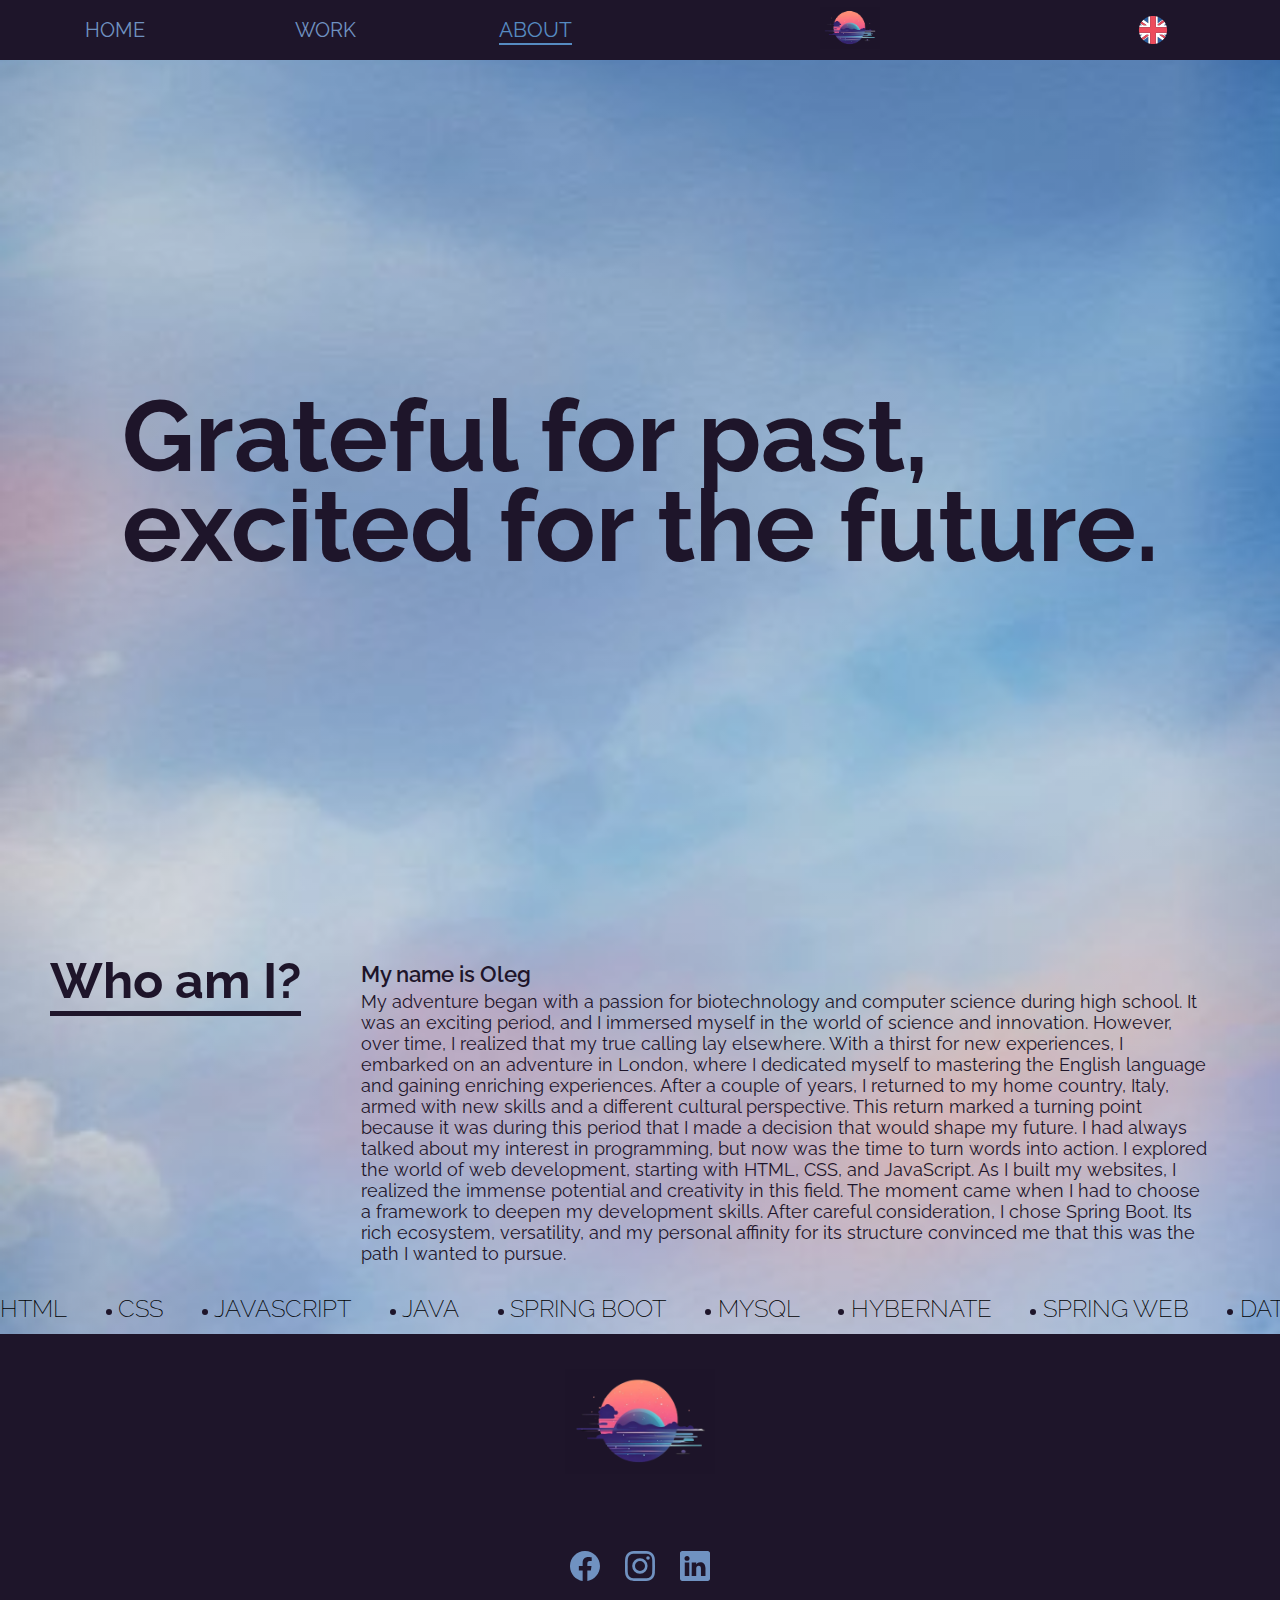
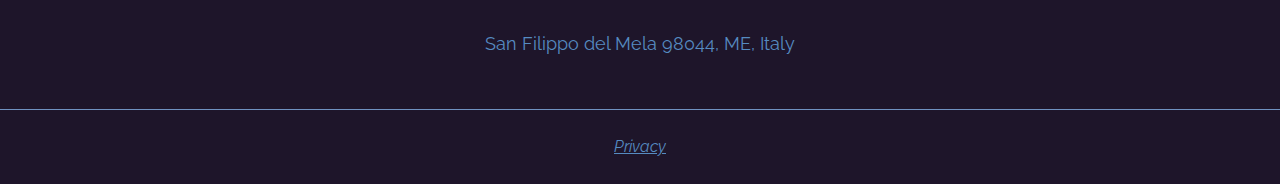
<file: oleg_official/HTML/about.html>
<!DOCTYPE html>
<html lang="en">
    <head>
        <meta charset="UTF-8" />
        <meta name="viewport" content="width=device-width, initial-scale=1.0" />
        <link rel="preconnect" href="https://fonts.googleapis.com" />
        <link rel="preconnect" href="https://fonts.gstatic.com" crossorigin />
        <link
            href="https://fonts.googleapis.com/css2?family=Nunito:ital,wght@0,200;0,300;0,400;0,500;0,600;0,700;0,800;0,900;0,1000;1,200;1,300;1,400;1,500;1,600;1,700;1,800;1,900;1,1000&family=Raleway:ital,wght@0,100;0,200;0,300;0,400;0,500;0,600;0,700;0,800;0,900;1,100;1,200;1,300;1,400;1,500;1,600;1,700;1,800;1,900&display=swap"
            rel="stylesheet"
        />
        <title>HOME</title>
        <link rel="stylesheet" href="/oleg_official/CSS/styles.css" />
    </head>
    <body>
        <div class="body-container">
            <div class="head-outer hidden">
                <header>
                    <a class="nav-link-home" href="/index.html">home</a>
                    <a
                        class="nav-link-work"
                        href="/oleg_official/HTML/work.html"
                        >work</a
                    >
                    <a class="nav-link-about current" href="">about</a>
                    <a class="nav-link-logo" href="/index.html"></a>
                    <div class="language-container" onClick="showLanguages()">
                        <div
                            class="language-button language-button-it"
                            data-language="IT"
                        ></div>
                        <div
                            class="language-button language-button-en"
                            data-language="EN"
                        ></div>
                    </div>
                    <!-- <a class="nav-link-login" href="/oleg_official/HTML/login.html">login</a> -->
                    <a class="nav-link-sandwich" href="">
                        <span></span>
                        <span></span>
                        <span></span>
                    </a>
                </header>
            </div>
            <!-- the whole body container -->
            <div class="body-outer">
                <button class="prova01"></button>
                <!-- the container where the background-image is applied -->
                <div class="body-about-outer-01">
                    <!-- <div class="img01"></div> -->
                    <!-- <div class="img02"></div> -->
                    <div class="body-01-01">
                        <!-- <div class="img08"></div> -->
                        <div class="about body-01-01-content">
                            <h1 class="about_h1_01_IT">
                                Grateful for past,<br />excited for the future.
                            </h1>
                        </div>
                    </div>
                    <div class="body-01-02">
                        <div class="body-01-02-content">
                            <ul class="body-01-02-grid">
                                <h1 class="about_h1_02_IT card-title-01">
                                    Who am I?
                                </h1>

                                <li>
                                    <div class="card-content">
                                        <h1 class="about_h2_01_IT">
                                            My name is Oleg
                                        </h1>
                                        <p class="about_p_01_IT">
                                            My adventure began with a passion
                                            for biotechnology and computer
                                            science during high school. It was
                                            an exciting period, and I immersed
                                            myself in the world of science and
                                            innovation. However, over time, I
                                            realized that my true calling lay
                                            elsewhere. With a thirst for new
                                            experiences, I embarked on an
                                            adventure in London, where I
                                            dedicated myself to mastering the
                                            English language and gaining
                                            enriching experiences. After a
                                            couple of years, I returned to my
                                            home country, Italy, armed with new
                                            skills and a different cultural
                                            perspective. This return marked a
                                            turning point because it was during
                                            this period that I made a decision
                                            that would shape my future. I had
                                            always talked about my interest in
                                            programming, but now was the time to
                                            turn words into action. I explored
                                            the world of web development,
                                            starting with HTML, CSS, and
                                            JavaScript. As I built my websites,
                                            I realized the immense potential and
                                            creativity in this field. The moment
                                            came when I had to choose a
                                            framework to deepen my development
                                            skills. After careful consideration,
                                            I chose Spring Boot. Its rich
                                            ecosystem, versatility, and my
                                            personal affinity for its structure
                                            convinced me that this was the path
                                            I wanted to pursue.
                                        </p>
                                    </div>
                                </li>
                            </ul>
                        </div>
                        <div class="body-01-02-floating-text">
                            <ul>
                                <li>HTML</li>
                                <li>CSS</li>
                                <li>JavaScript</li>
                                <li>Java</li>
                                <li>Spring Boot</li>
                                <li>mySQL</li>
                                <li>Hybernate</li>
                                <li>Spring Web</li>
                                <li>Data JPA</li>
                                <li>JDBC</li>
                            </ul>
                            <ul>
                                <li>HTML</li>
                                <li>CSS</li>
                                <li>JavaScript</li>
                                <li>Java</li>
                                <li>Spring Boot</li>
                                <li>mySQL</li>
                                <li>Hybernate</li>
                                <li>Spring Web</li>
                                <li>Data JPA</li>
                                <li>JDBC</li>
                            </ul>
                        </div>
                    </div>
                    <div class="body-01-03">
                        <div class="body-01-03-content"></div>
                    </div>
                </div>
            </div>
            <div class="foot-outer">
                <div class="img-footer"></div>
                <div class="foot-outer-150">
                    <div class="foot-logo"></div>
                    <div class="footer-field social">
                        <a href="https://www.facebook.com/profile.php?id=100009363225320">
                            <svg
                                xmlns="http://www.w3.org/2000/svg"
                                width="16"
                                height="16"
                                fill="currentColor"
                                class="bi bi-facebook"
                                viewBox="0 0 16 16"
                            >
                                <path
                                    d="M16 8.049c0-4.446-3.582-8.05-8-8.05C3.58 0-.002 3.603-.002 8.05c0 4.017 2.926 7.347 6.75 7.951v-5.625h-2.03V8.05H6.75V6.275c0-2.017 1.195-3.131 3.022-3.131.876 0 1.791.157 1.791.157v1.98h-1.009c-.993 0-1.303.621-1.303 1.258v1.51h2.218l-.354 2.326H9.25V16c3.824-.604 6.75-3.934 6.75-7.951z"
                                />
                            </svg>
                        </a>
                        <a href="https://www.instagram.com/olegbucolo/">
                            <svg
                                xmlns="http://www.w3.org/2000/svg"
                                width="16"
                                height="16"
                                fill="currentColor"
                                class="bi bi-instagram"
                                viewBox="0 0 16 16"
                            >
                                <path
                                    d="M8 0C5.829 0 5.556.01 4.703.048 3.85.088 3.269.222 2.76.42a3.917 3.917 0 0 0-1.417.923A3.927 3.927 0 0 0 .42 2.76C.222 3.268.087 3.85.048 4.7.01 5.555 0 5.827 0 8.001c0 2.172.01 2.444.048 3.297.04.852.174 1.433.372 1.942.205.526.478.972.923 1.417.444.445.89.719 1.416.923.51.198 1.09.333 1.942.372C5.555 15.99 5.827 16 8 16s2.444-.01 3.298-.048c.851-.04 1.434-.174 1.943-.372a3.916 3.916 0 0 0 1.416-.923c.445-.445.718-.891.923-1.417.197-.509.332-1.09.372-1.942C15.99 10.445 16 10.173 16 8s-.01-2.445-.048-3.299c-.04-.851-.175-1.433-.372-1.941a3.926 3.926 0 0 0-.923-1.417A3.911 3.911 0 0 0 13.24.42c-.51-.198-1.092-.333-1.943-.372C10.443.01 10.172 0 7.998 0h.003zm-.717 1.442h.718c2.136 0 2.389.007 3.232.046.78.035 1.204.166 1.486.275.373.145.64.319.92.599.28.28.453.546.598.92.11.281.24.705.275 1.485.039.843.047 1.096.047 3.231s-.008 2.389-.047 3.232c-.035.78-.166 1.203-.275 1.485a2.47 2.47 0 0 1-.599.919c-.28.28-.546.453-.92.598-.28.11-.704.24-1.485.276-.843.038-1.096.047-3.232.047s-2.39-.009-3.233-.047c-.78-.036-1.203-.166-1.485-.276a2.478 2.478 0 0 1-.92-.598 2.48 2.48 0 0 1-.6-.92c-.109-.281-.24-.705-.275-1.485-.038-.843-.046-1.096-.046-3.233 0-2.136.008-2.388.046-3.231.036-.78.166-1.204.276-1.486.145-.373.319-.64.599-.92.28-.28.546-.453.92-.598.282-.11.705-.24 1.485-.276.738-.034 1.024-.044 2.515-.045v.002zm4.988 1.328a.96.96 0 1 0 0 1.92.96.96 0 0 0 0-1.92zm-4.27 1.122a4.109 4.109 0 1 0 0 8.217 4.109 4.109 0 0 0 0-8.217zm0 1.441a2.667 2.667 0 1 1 0 5.334 2.667 2.667 0 0 1 0-5.334z"
                                />
                            </svg>
                        </a>
                        <a href="https://www.linkedin.com/in/oleg-bucolo-b39130161/">
                            <svg
                                xmlns="http://www.w3.org/2000/svg"
                                width="16"
                                height="16"
                                fill="currentColor"
                                class="bi bi-linkedin"
                                viewBox="0 0 16 16"
                            >
                                <path
                                    d="M0 1.146C0 .513.526 0 1.175 0h13.65C15.474 0 16 .513 16 1.146v13.708c0 .633-.526 1.146-1.175 1.146H1.175C.526 16 0 15.487 0 14.854V1.146zm4.943 12.248V6.169H2.542v7.225h2.401zm-1.2-8.212c.837 0 1.358-.554 1.358-1.248-.015-.709-.52-1.248-1.342-1.248-.822 0-1.359.54-1.359 1.248 0 .694.521 1.248 1.327 1.248h.016zm4.908 8.212V9.359c0-.216.016-.432.08-.586.173-.431.568-.878 1.232-.878.869 0 1.216.662 1.216 1.634v3.865h2.401V9.25c0-2.22-1.184-3.252-2.764-3.252-1.274 0-1.845.7-2.165 1.193v.025h-.016a5.54 5.54 0 0 1 .016-.025V6.169h-2.4c.03.678 0 7.225 0 7.225h2.4z"
                                />
                            </svg>
                        </a>
                        <!-- <a href="">
                            <svg
                                xmlns="http://www.w3.org/2000/svg"
                                width="16"
                                height="16"
                                fill="currentColor"
                                class="bi bi-whatsapp"
                                viewBox="0 0 16 16"
                            >
                                <path
                                    d="M13.601 2.326A7.854 7.854 0 0 0 7.994 0C3.627 0 .068 3.558.064 7.926c0 1.399.366 2.76 1.057 3.965L0 16l4.204-1.102a7.933 7.933 0 0 0 3.79.965h.004c4.368 0 7.926-3.558 7.93-7.93A7.898 7.898 0 0 0 13.6 2.326zM7.994 14.521a6.573 6.573 0 0 1-3.356-.92l-.24-.144-2.494.654.666-2.433-.156-.251a6.56 6.56 0 0 1-1.007-3.505c0-3.626 2.957-6.584 6.591-6.584a6.56 6.56 0 0 1 4.66 1.931 6.557 6.557 0 0 1 1.928 4.66c-.004 3.639-2.961 6.592-6.592 6.592zm3.615-4.934c-.197-.099-1.17-.578-1.353-.646-.182-.065-.315-.099-.445.099-.133.197-.513.646-.627.775-.114.133-.232.148-.43.05-.197-.1-.836-.308-1.592-.985-.59-.525-.985-1.175-1.103-1.372-.114-.198-.011-.304.088-.403.087-.088.197-.232.296-.346.1-.114.133-.198.198-.33.065-.134.034-.248-.015-.347-.05-.099-.445-1.076-.612-1.47-.16-.389-.323-.335-.445-.34-.114-.007-.247-.007-.38-.007a.729.729 0 0 0-.529.247c-.182.198-.691.677-.691 1.654 0 .977.71 1.916.81 2.049.098.133 1.394 2.132 3.383 2.992.47.205.84.326 1.129.418.475.152.904.129 1.246.08.38-.058 1.171-.48 1.338-.943.164-.464.164-.86.114-.943-.049-.084-.182-.133-.38-.232z"
                                />
                            </svg>
                        </a> -->
                    </div>
                    <div class="footer-field address">
                        <a class="footer-addredd-js" href="#">San Filippo del Mela 98044, ME, Italy</a>

                    </div>
                    <div class="footer-field legal">
                        <p>Privacy</p>
                    </div>
                </div>
            </div>

            <!-- <form id="language-form" action="/about" method="get">
                <input class="language-en language-selected"  name="country" value="en"/>
                <input class="language-fr"  name="country" value="fr"/>
                <input class="language-it"  name="country" value="it"/>
                <input type="hidden" name="section" value="home" />
            </form> -->
        </div>
        <script src="/oleg_official/JS/header_sandwich.js"></script>
        <script src="/oleg_official/JS/languageJS_logic.js"></script>
    </body>
</html>
</file>
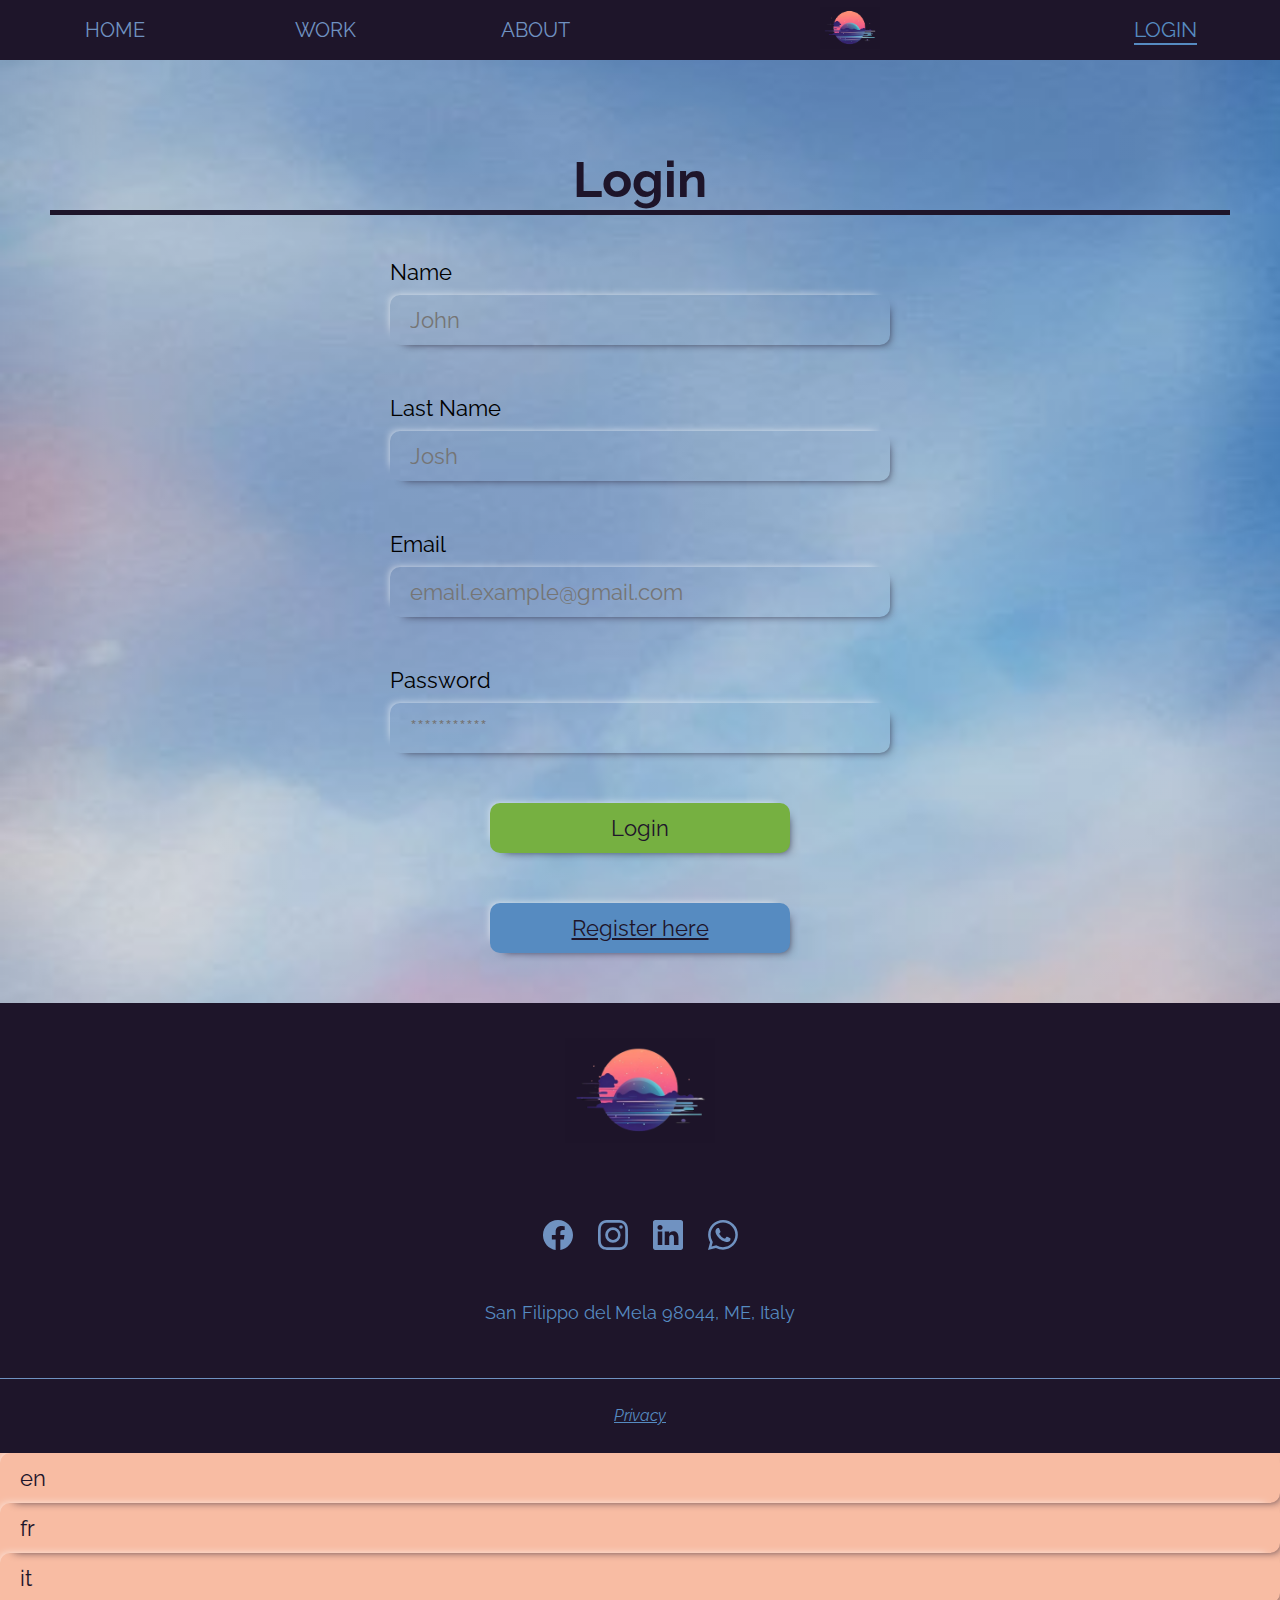
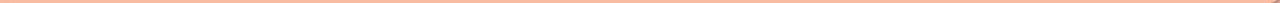
<file: oleg_official/HTML/login.html>
<!DOCTYPE html>
<html lang="en">
    <head>
        <meta charset="UTF-8" />
        <meta name="viewport" content="width=device-width, initial-scale=1.0" />
        <link rel="preconnect" href="https://fonts.googleapis.com" />
        <link rel="preconnect" href="https://fonts.gstatic.com" crossorigin />
        <link
            href="https://fonts.googleapis.com/css2?family=Nunito:ital,wght@0,200;0,300;0,400;0,500;0,600;0,700;0,800;0,900;0,1000;1,200;1,300;1,400;1,500;1,600;1,700;1,800;1,900;1,1000&family=Raleway:ital,wght@0,100;0,200;0,300;0,400;0,500;0,600;0,700;0,800;0,900;1,100;1,200;1,300;1,400;1,500;1,600;1,700;1,800;1,900&display=swap"
            rel="stylesheet"
        />
        <title>HOME</title>
        <link rel="stylesheet" href="/oleg_official/CSS/styles.css" />
    </head>
    <body>
        <div class="body-container">
            <div class="head-outer hidden">
                <header>
                    <a class="nav-link-home" href="/index.html">home</a>
                    <a class="nav-link-work" href="/oleg_official/HTML/work.html">work</a>
                    <a class="nav-link-about" href="/oleg_official/HTML/about.html">about</a>
                    <a class="nav-link-logo" href="/oleg_official/HTML/index.html"></a>
                    <a class="nav-link-login current" href="#">login</a>
                    <a class="nav-link-sandwich" href="">
                        <span></span>
                        <span></span>
                        <span></span>
                    </a>
                </header>
            </div>
            <div class="body-outer">
                <div class="body-login-outer-01">
                    <div class="body-01-01">
                        <h1 class="card-title-email">Login</h1>

                        <form id="form_login_registration" action="submit" class="home_contact_form">
                            <label id="home_contact_name_label" for="home_contact_name">Name</label>
                            <input
                                id="home_contact_name"
                                type="text"
                                placeholder="John"
                            />
                            <label id="home_contact_last_name_label" for="home_contact_last_name"
                                >Last Name</label
                            >
                            <input
                                id="home_contact_last_name"
                                type="text"
                                placeholder="Josh"
                            />
                            <label id="home_contact_date_label" for="home_contact_date">Date of Birth</label>
                            <input id="home_contact_date" type="date" />
                            <label id="home_contact_email_label" for="home_contact_email">Email</label>
                            <input
                                id="home_contact_email"
                                type="email"
                                placeholder="email.example@gmail.com"
                            />
                            <label id="home_contact_password1_label" for="home_contact_password1">Password</label>
                            <input
                                id="home_contact_password1"
                                type="password"
                                placeholder="***********"
                            />
                            <label id="home_contact_password2_label" for="home_contact_password2">Repeat Password</label>
                            <input
                                id="home_contact_password2"
                                type="password"
                                placeholder="***********"
                            />

                            <input id="home_contact_form_submit" type="submit" value="Login" />
                            <input id="home_contact_form_toggle" type="button" value="Register here">
                        </form>
                        
                    </div>
                </div>
            </div>
            <div class="foot-outer">
                <div class="img-footer"></div>
                <div class="foot-outer-150">
                    <div class="foot-logo"></div>
                    <div class="footer-field social">
                        <a href="">
                            <svg
                                xmlns="http://www.w3.org/2000/svg"
                                width="16"
                                height="16"
                                fill="currentColor"
                                class="bi bi-facebook"
                                viewBox="0 0 16 16"
                            >
                                <path
                                    d="M16 8.049c0-4.446-3.582-8.05-8-8.05C3.58 0-.002 3.603-.002 8.05c0 4.017 2.926 7.347 6.75 7.951v-5.625h-2.03V8.05H6.75V6.275c0-2.017 1.195-3.131 3.022-3.131.876 0 1.791.157 1.791.157v1.98h-1.009c-.993 0-1.303.621-1.303 1.258v1.51h2.218l-.354 2.326H9.25V16c3.824-.604 6.75-3.934 6.75-7.951z"
                                />
                            </svg>
                        </a>
                        <a href="">
                            <svg
                                xmlns="http://www.w3.org/2000/svg"
                                width="16"
                                height="16"
                                fill="currentColor"
                                class="bi bi-instagram"
                                viewBox="0 0 16 16"
                            >
                                <path
                                    d="M8 0C5.829 0 5.556.01 4.703.048 3.85.088 3.269.222 2.76.42a3.917 3.917 0 0 0-1.417.923A3.927 3.927 0 0 0 .42 2.76C.222 3.268.087 3.85.048 4.7.01 5.555 0 5.827 0 8.001c0 2.172.01 2.444.048 3.297.04.852.174 1.433.372 1.942.205.526.478.972.923 1.417.444.445.89.719 1.416.923.51.198 1.09.333 1.942.372C5.555 15.99 5.827 16 8 16s2.444-.01 3.298-.048c.851-.04 1.434-.174 1.943-.372a3.916 3.916 0 0 0 1.416-.923c.445-.445.718-.891.923-1.417.197-.509.332-1.09.372-1.942C15.99 10.445 16 10.173 16 8s-.01-2.445-.048-3.299c-.04-.851-.175-1.433-.372-1.941a3.926 3.926 0 0 0-.923-1.417A3.911 3.911 0 0 0 13.24.42c-.51-.198-1.092-.333-1.943-.372C10.443.01 10.172 0 7.998 0h.003zm-.717 1.442h.718c2.136 0 2.389.007 3.232.046.78.035 1.204.166 1.486.275.373.145.64.319.92.599.28.28.453.546.598.92.11.281.24.705.275 1.485.039.843.047 1.096.047 3.231s-.008 2.389-.047 3.232c-.035.78-.166 1.203-.275 1.485a2.47 2.47 0 0 1-.599.919c-.28.28-.546.453-.92.598-.28.11-.704.24-1.485.276-.843.038-1.096.047-3.232.047s-2.39-.009-3.233-.047c-.78-.036-1.203-.166-1.485-.276a2.478 2.478 0 0 1-.92-.598 2.48 2.48 0 0 1-.6-.92c-.109-.281-.24-.705-.275-1.485-.038-.843-.046-1.096-.046-3.233 0-2.136.008-2.388.046-3.231.036-.78.166-1.204.276-1.486.145-.373.319-.64.599-.92.28-.28.546-.453.92-.598.282-.11.705-.24 1.485-.276.738-.034 1.024-.044 2.515-.045v.002zm4.988 1.328a.96.96 0 1 0 0 1.92.96.96 0 0 0 0-1.92zm-4.27 1.122a4.109 4.109 0 1 0 0 8.217 4.109 4.109 0 0 0 0-8.217zm0 1.441a2.667 2.667 0 1 1 0 5.334 2.667 2.667 0 0 1 0-5.334z"
                                />
                            </svg>
                        </a>
                        <a href="">
                            <svg
                                xmlns="http://www.w3.org/2000/svg"
                                width="16"
                                height="16"
                                fill="currentColor"
                                class="bi bi-linkedin"
                                viewBox="0 0 16 16"
                            >
                                <path
                                    d="M0 1.146C0 .513.526 0 1.175 0h13.65C15.474 0 16 .513 16 1.146v13.708c0 .633-.526 1.146-1.175 1.146H1.175C.526 16 0 15.487 0 14.854V1.146zm4.943 12.248V6.169H2.542v7.225h2.401zm-1.2-8.212c.837 0 1.358-.554 1.358-1.248-.015-.709-.52-1.248-1.342-1.248-.822 0-1.359.54-1.359 1.248 0 .694.521 1.248 1.327 1.248h.016zm4.908 8.212V9.359c0-.216.016-.432.08-.586.173-.431.568-.878 1.232-.878.869 0 1.216.662 1.216 1.634v3.865h2.401V9.25c0-2.22-1.184-3.252-2.764-3.252-1.274 0-1.845.7-2.165 1.193v.025h-.016a5.54 5.54 0 0 1 .016-.025V6.169h-2.4c.03.678 0 7.225 0 7.225h2.4z"
                                />
                            </svg>
                        </a>
                        <a href="">
                            <svg
                                xmlns="http://www.w3.org/2000/svg"
                                width="16"
                                height="16"
                                fill="currentColor"
                                class="bi bi-whatsapp"
                                viewBox="0 0 16 16"
                            >
                                <path
                                    d="M13.601 2.326A7.854 7.854 0 0 0 7.994 0C3.627 0 .068 3.558.064 7.926c0 1.399.366 2.76 1.057 3.965L0 16l4.204-1.102a7.933 7.933 0 0 0 3.79.965h.004c4.368 0 7.926-3.558 7.93-7.93A7.898 7.898 0 0 0 13.6 2.326zM7.994 14.521a6.573 6.573 0 0 1-3.356-.92l-.24-.144-2.494.654.666-2.433-.156-.251a6.56 6.56 0 0 1-1.007-3.505c0-3.626 2.957-6.584 6.591-6.584a6.56 6.56 0 0 1 4.66 1.931 6.557 6.557 0 0 1 1.928 4.66c-.004 3.639-2.961 6.592-6.592 6.592zm3.615-4.934c-.197-.099-1.17-.578-1.353-.646-.182-.065-.315-.099-.445.099-.133.197-.513.646-.627.775-.114.133-.232.148-.43.05-.197-.1-.836-.308-1.592-.985-.59-.525-.985-1.175-1.103-1.372-.114-.198-.011-.304.088-.403.087-.088.197-.232.296-.346.1-.114.133-.198.198-.33.065-.134.034-.248-.015-.347-.05-.099-.445-1.076-.612-1.47-.16-.389-.323-.335-.445-.34-.114-.007-.247-.007-.38-.007a.729.729 0 0 0-.529.247c-.182.198-.691.677-.691 1.654 0 .977.71 1.916.81 2.049.098.133 1.394 2.132 3.383 2.992.47.205.84.326 1.129.418.475.152.904.129 1.246.08.38-.058 1.171-.48 1.338-.943.164-.464.164-.86.114-.943-.049-.084-.182-.133-.38-.232z"
                                />
                            </svg>
                        </a>
                    </div>
                    <div class="footer-field address">
                        <p>San Filippo del Mela 98044, ME, Italy</p>
                        <p></p>
                    </div>
                    <div class="footer-field legal">
                        <p>Privacy</p>
                    </div>
                </div>
            </div>
            <form id="language-form" action="/login" method="get">
                <input class="language-en language-selected"  name="country" value="en"/>
                <input class="language-fr"  name="country" value="fr"/>
                <input class="language-it"  name="country" value="it"/>
                <input type="hidden" name="section" value="home" />
            </form>
        </div>
        <script src="/oleg_official/JS/header_sandwich.js"></script>
        <script src="/oleg_official/JS/login_registration_display.js"></script>
        <script src="/oleg_official/JS/language_logic.js"></script>
    </body>
</html>
</file>
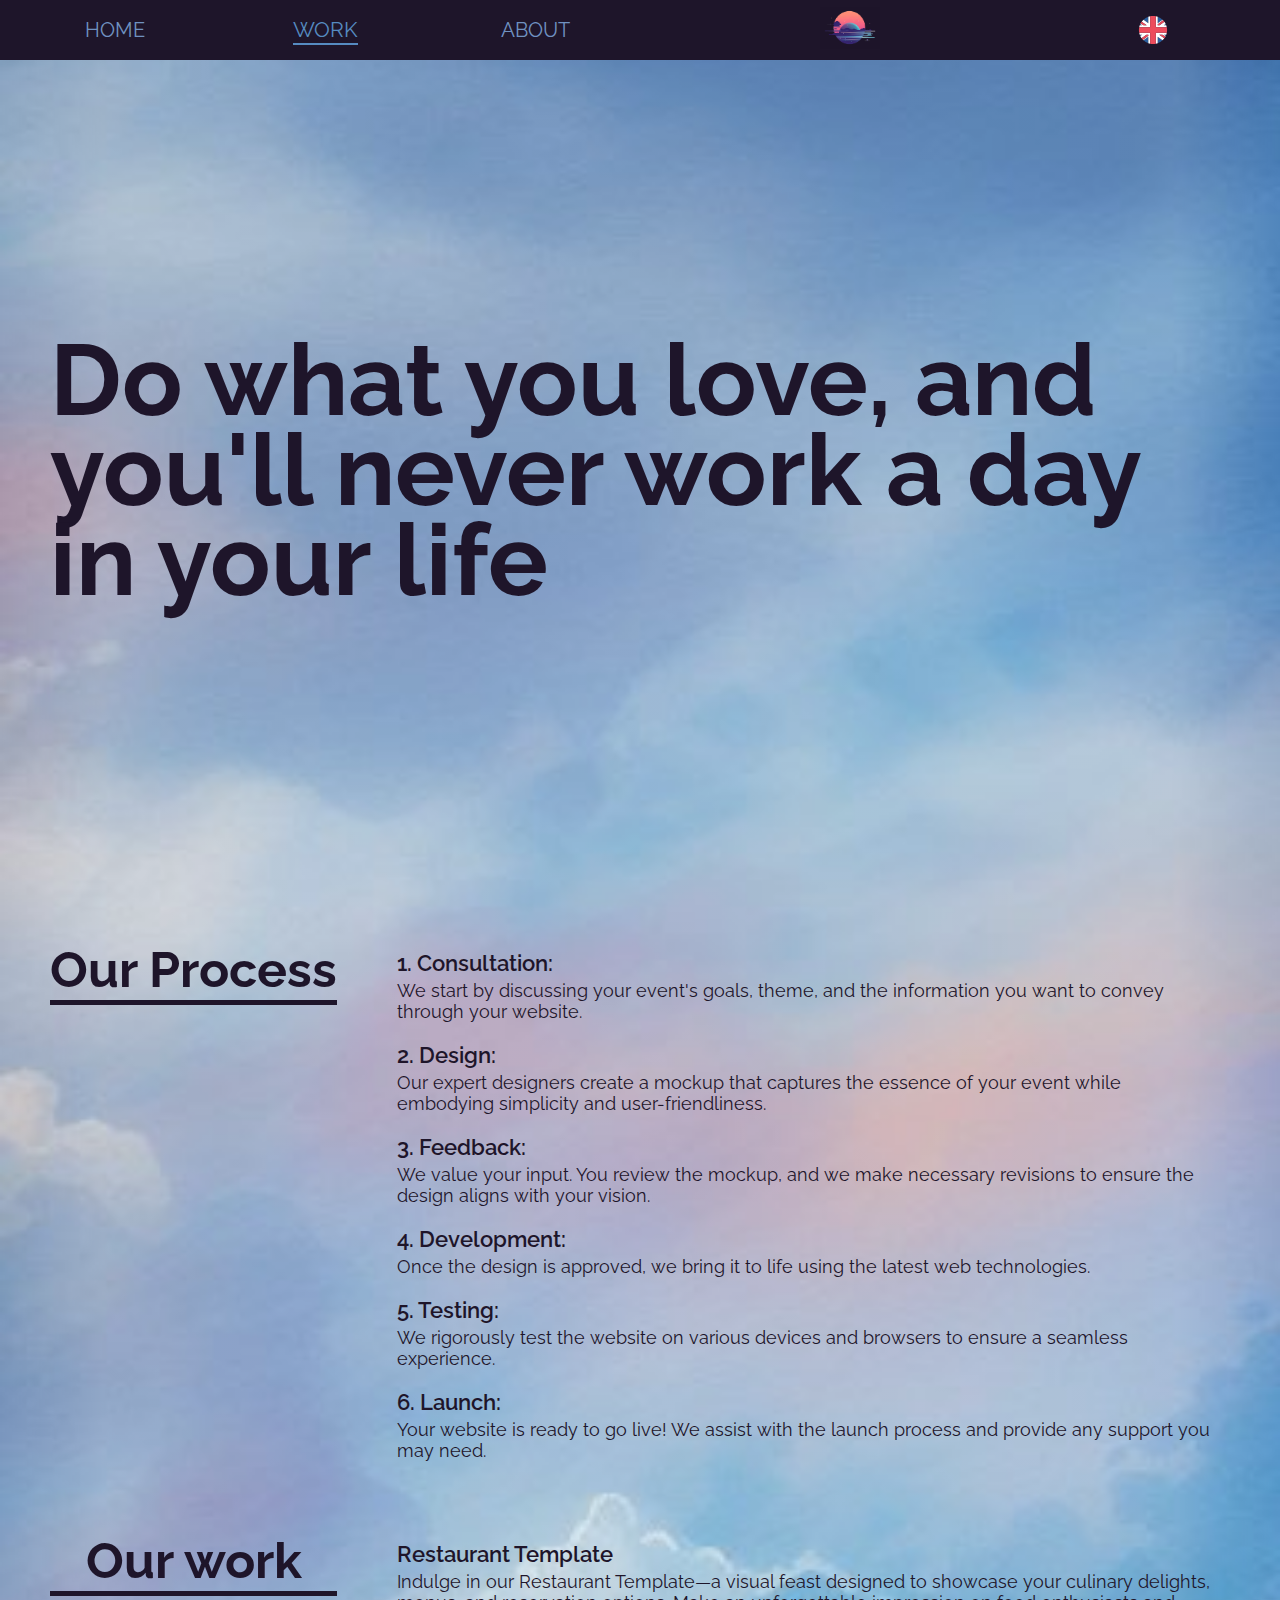
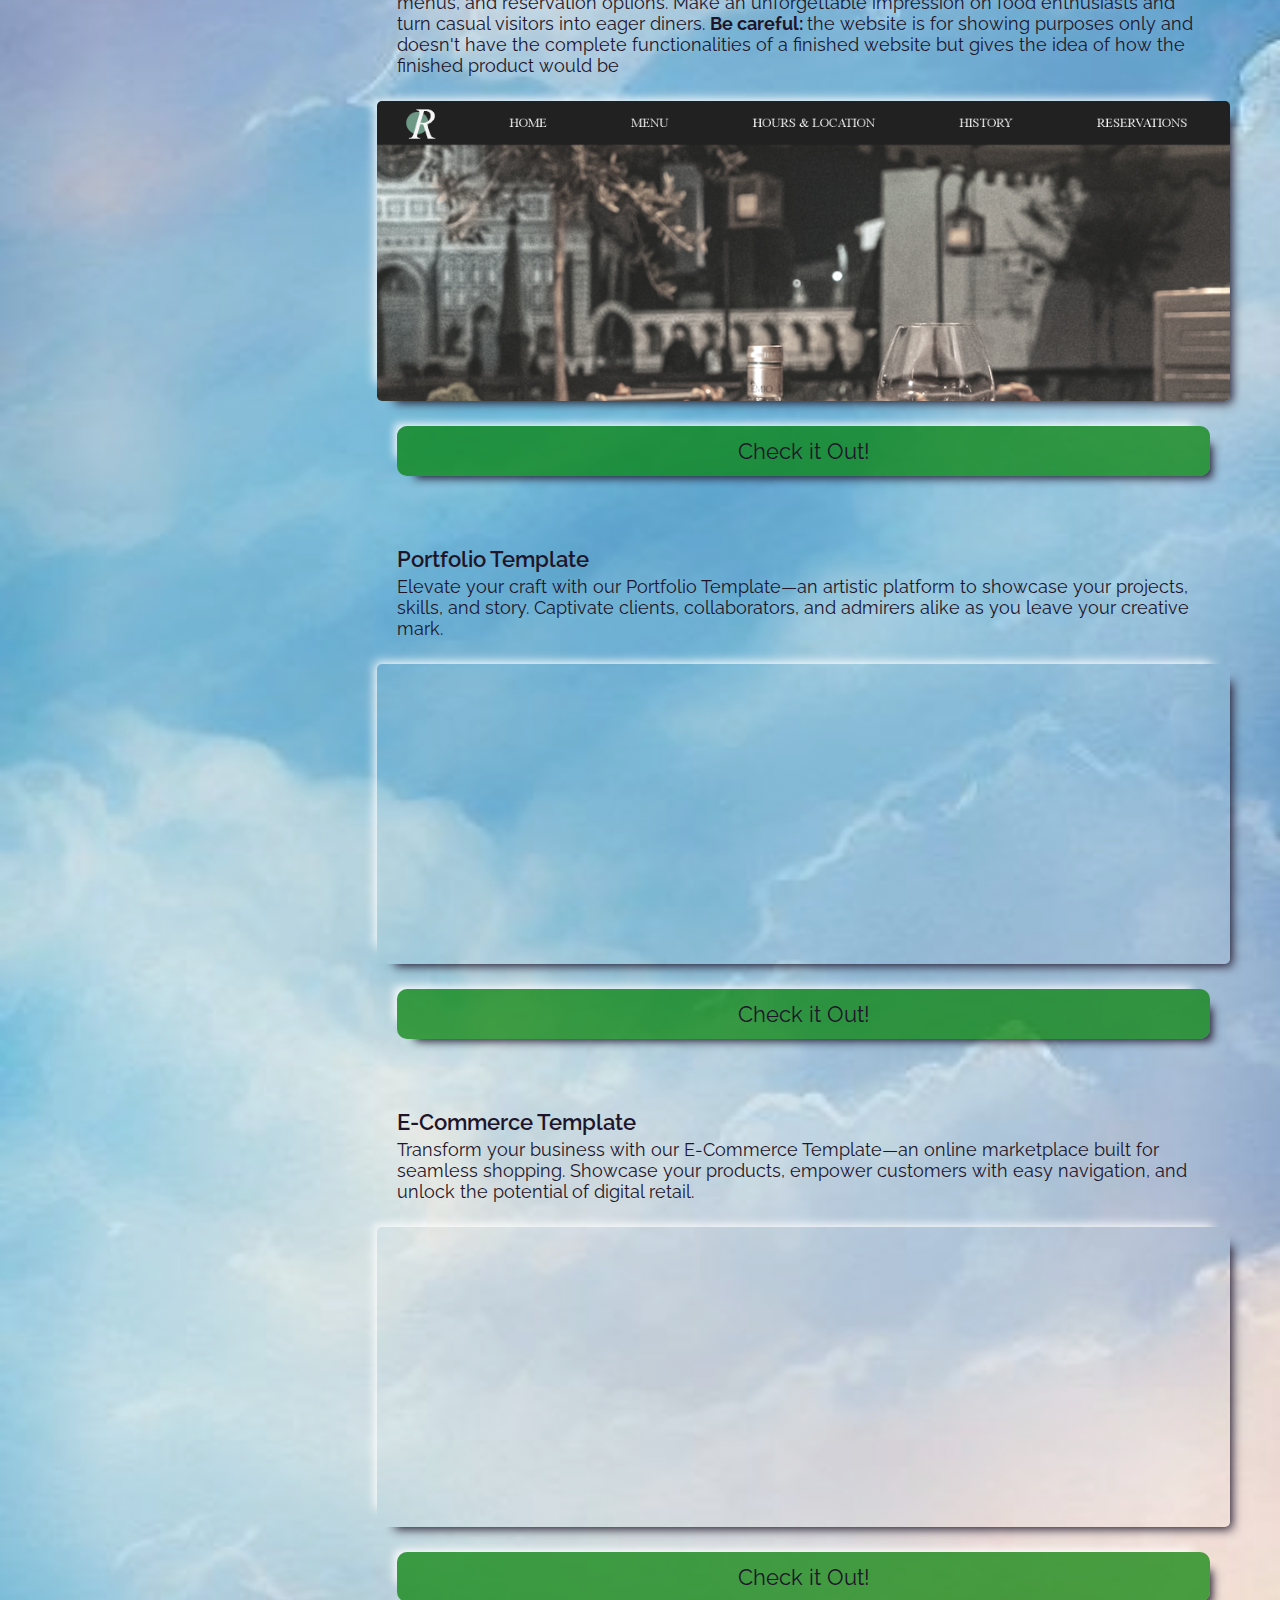
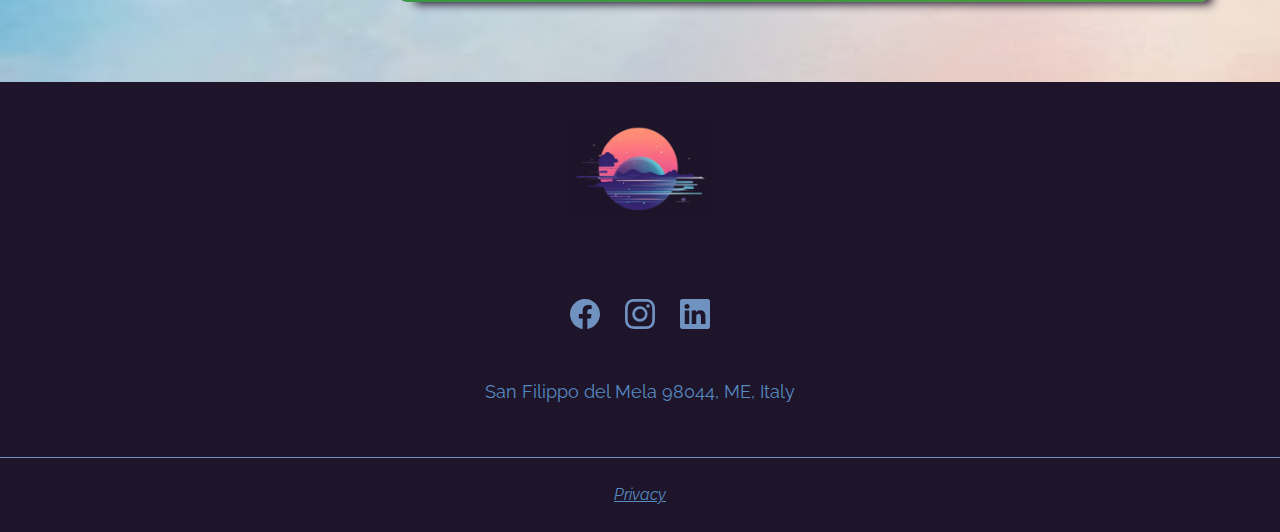
<file: oleg_official/HTML/work.html>
<!DOCTYPE html>
<html lang="en">
    <head>
        <meta charset="UTF-8" />
        <meta name="viewport" content="width=device-width, initial-scale=1.0" />
        <link rel="preconnect" href="https://fonts.googleapis.com" />
        <link rel="preconnect" href="https://fonts.gstatic.com" crossorigin />
        <link
            href="https://fonts.googleapis.com/css2?family=Nunito:ital,wght@0,200;0,300;0,400;0,500;0,600;0,700;0,800;0,900;0,1000;1,200;1,300;1,400;1,500;1,600;1,700;1,800;1,900;1,1000&family=Raleway:ital,wght@0,100;0,200;0,300;0,400;0,500;0,600;0,700;0,800;0,900;1,100;1,200;1,300;1,400;1,500;1,600;1,700;1,800;1,900&display=swap"
            rel="stylesheet"
        />
        <title>HOME</title>
        <link rel="stylesheet" href="/oleg_official/CSS/styles.css" />
    </head>
    <body>
        <div class="body-container">
            <div class="head-outer hidden">
                <header>
                    <a class="nav-link-home" href="/index.html">home</a>
                    <a class="nav-link-work current" href="">work</a>
                    <a class="nav-link-about" href="/oleg_official/HTML/about.html">about</a>
                    <a class="nav-link-logo" href="/index.html"></a>
                    <div class="language-container" onClick="showLanguages()">
                        <div
                            class="language-button language-button-it"
                            data-language="IT"
                        ></div>
                        <div
                            class="language-button language-button-en"
                            data-language="EN"
                        ></div>
                    </div>
                    <!-- <a class="nav-link-login" href="/oleg_official/HTML/login.html">login</a> -->
                    <a class="nav-link-sandwich" href="">
                        <span></span>
                        <span></span>
                        <span></span>
                    </a>
                </header>
            </div>
            <!-- the whole body container -->
            <div class="body-outer">
                <!-- the container where the background-image is applied -->
                <div class="body-work-outer-01">
                    <!-- <div class="img06"></div> -->
                    <!-- <div class="img07"></div> -->
                    <div class="body-01-01">
                        <div class="work body-01-01-content">
                            <h1 class="work_h1_01_IT">
                                Do what you love, and you'll never work a day in your life
                            </h1>
                        </div>
                    </div>
                    <div class="body-01-02">
                        <div class="body-01-02-content">
                            <ul class="body-01-02-grid">
                                <h1 class="work_h1_02_IT card-title-02">Our Process</h1>

                                <li>
                                    <div class="card-content">
                                        <h1 class="work_h2_01_IT">1. Consultation:</h1>
                                        <p class="work_p_01_IT">
                                            We start by discussing your event's
                                            goals, theme, and the information
                                            you want to convey through your
                                            website.
                                        </p>
                                    </div>
                                    <div class="card-content">
                                        <h1 class="work_h2_02_IT">2. Design:</h1>
                                        <p class="work_p_02_IT">
                                            Our expert designers create a mockup
                                            that captures the essence of your
                                            event while embodying simplicity and
                                            user-friendliness.
                                        </p>
                                    </div>
                                    <div class="card-content">
                                        <h1 class="work_h2_03_IT">3. Feedback:</h1>
                                        <p class="work_p_03_IT">
                                            We value your input. You review the
                                            mockup, and we make necessary
                                            revisions to ensure the design
                                            aligns with your vision.
                                        </p>
                                    </div>
                                    <div class="card-content">
                                        <h1 class="work_h2_04_IT">4. Development:</h1>
                                        <p class="work_p_04_IT">
                                            Once the design is approved, we
                                            bring it to life using the latest
                                            web technologies.
                                        </p>
                                    </div>
                                    <div class="card-content">
                                        <h1 class="work_h2_05_IT">5. Testing:</h1>
                                        <p class="work_p_05_IT">
                                            We rigorously test the website on
                                            various devices and browsers to
                                            ensure a seamless experience.
                                        </p>
                                    </div>
                                    <div class="card-content">
                                        <h1 class="work_h2_06_IT">6. Launch:</h1>
                                        <p class="work_p_06_IT">
                                            Your website is ready to go live! We
                                            assist with the launch process and
                                            provide any support you may need.
                                        </p>
                                    </div>
                                </li>
                                <h1 class="work_h1_03_IT card-title-01">Our work</h1>

                                <li>
                                    <div class="card-content">
                                        <h1 class="work_h2_07_IT">Restaurant Template</h1>
                                        <p class="work_p_07_IT">
                                            Indulge in our Restaurant Template—a
                                            visual feast designed to showcase
                                            your culinary delights, menus, and
                                            reservation options. Make an
                                            unforgettable impression on food
                                            enthusiasts and turn casual visitors
                                            into eager diners. <span style="font-weight: bold;">Be careful: </span> the website is for showing purposes only and doesn't have the complete functionalities of a finished website but gives the idea of how the finished product would be
                                        </p>
                                        <div class="work-card-img">
                                        </div>
                                        <a href="/restaurant_template/HTML/index.html" class="work-card-link">Check it Out!</a>

                                    </div>
                                    <div class="card-content">
                                        <h1 class="work_h2_08_IT">Portfolio Template</h1>
                                        <p class="work_p_08_IT">
                                            Elevate your craft with our
                                            Portfolio Template—an artistic
                                            platform to showcase your projects,
                                            skills, and story. Captivate
                                            clients, collaborators, and admirers
                                            alike as you leave your creative
                                            mark.
                                        </p>
                                        <div class="work-card-img"></div>
                                        <a href="" class="work-card-link">Check it Out!</a>

                                    </div>
                                    <div class="card-content">
                                        <h1  class="work_h2_09_IT">E-Commerce Template</h1>
                                        <p class="work_p_09_IT">
                                            Transform your business with our
                                            E-Commerce Template—an online
                                            marketplace built for seamless
                                            shopping. Showcase your products,
                                            empower customers with easy
                                            navigation, and unlock the potential
                                            of digital retail.
                                        </p>
                                        <div class="work-card-img"></div>
                                        <a href="" class="work-card-link">Check it Out!</a>
                                    </div>
                                   
                                </li>
                            </ul>
                        </div>
                    </div>

                </div>
            </div>
            <div class="foot-outer">
                <div class="img-footer"></div>
                <div class="foot-outer-150">
                    <div class="foot-logo"></div>
                    <div class="footer-field social">
                        <a href="https://www.facebook.com/profile.php?id=100009363225320">
                            <svg
                                xmlns="http://www.w3.org/2000/svg"
                                width="16"
                                height="16"
                                fill="currentColor"
                                class="bi bi-facebook"
                                viewBox="0 0 16 16"
                            >
                                <path
                                    d="M16 8.049c0-4.446-3.582-8.05-8-8.05C3.58 0-.002 3.603-.002 8.05c0 4.017 2.926 7.347 6.75 7.951v-5.625h-2.03V8.05H6.75V6.275c0-2.017 1.195-3.131 3.022-3.131.876 0 1.791.157 1.791.157v1.98h-1.009c-.993 0-1.303.621-1.303 1.258v1.51h2.218l-.354 2.326H9.25V16c3.824-.604 6.75-3.934 6.75-7.951z"
                                />
                            </svg>
                        </a>
                        <a href="https://www.instagram.com/olegbucolo/">
                            <svg
                                xmlns="http://www.w3.org/2000/svg"
                                width="16"
                                height="16"
                                fill="currentColor"
                                class="bi bi-instagram"
                                viewBox="0 0 16 16"
                            >
                                <path
                                    d="M8 0C5.829 0 5.556.01 4.703.048 3.85.088 3.269.222 2.76.42a3.917 3.917 0 0 0-1.417.923A3.927 3.927 0 0 0 .42 2.76C.222 3.268.087 3.85.048 4.7.01 5.555 0 5.827 0 8.001c0 2.172.01 2.444.048 3.297.04.852.174 1.433.372 1.942.205.526.478.972.923 1.417.444.445.89.719 1.416.923.51.198 1.09.333 1.942.372C5.555 15.99 5.827 16 8 16s2.444-.01 3.298-.048c.851-.04 1.434-.174 1.943-.372a3.916 3.916 0 0 0 1.416-.923c.445-.445.718-.891.923-1.417.197-.509.332-1.09.372-1.942C15.99 10.445 16 10.173 16 8s-.01-2.445-.048-3.299c-.04-.851-.175-1.433-.372-1.941a3.926 3.926 0 0 0-.923-1.417A3.911 3.911 0 0 0 13.24.42c-.51-.198-1.092-.333-1.943-.372C10.443.01 10.172 0 7.998 0h.003zm-.717 1.442h.718c2.136 0 2.389.007 3.232.046.78.035 1.204.166 1.486.275.373.145.64.319.92.599.28.28.453.546.598.92.11.281.24.705.275 1.485.039.843.047 1.096.047 3.231s-.008 2.389-.047 3.232c-.035.78-.166 1.203-.275 1.485a2.47 2.47 0 0 1-.599.919c-.28.28-.546.453-.92.598-.28.11-.704.24-1.485.276-.843.038-1.096.047-3.232.047s-2.39-.009-3.233-.047c-.78-.036-1.203-.166-1.485-.276a2.478 2.478 0 0 1-.92-.598 2.48 2.48 0 0 1-.6-.92c-.109-.281-.24-.705-.275-1.485-.038-.843-.046-1.096-.046-3.233 0-2.136.008-2.388.046-3.231.036-.78.166-1.204.276-1.486.145-.373.319-.64.599-.92.28-.28.546-.453.92-.598.282-.11.705-.24 1.485-.276.738-.034 1.024-.044 2.515-.045v.002zm4.988 1.328a.96.96 0 1 0 0 1.92.96.96 0 0 0 0-1.92zm-4.27 1.122a4.109 4.109 0 1 0 0 8.217 4.109 4.109 0 0 0 0-8.217zm0 1.441a2.667 2.667 0 1 1 0 5.334 2.667 2.667 0 0 1 0-5.334z"
                                />
                            </svg>
                        </a>
                        <a href="https://www.linkedin.com/in/oleg-bucolo-b39130161/">
                            <svg
                                xmlns="http://www.w3.org/2000/svg"
                                width="16"
                                height="16"
                                fill="currentColor"
                                class="bi bi-linkedin"
                                viewBox="0 0 16 16"
                            >
                                <path
                                    d="M0 1.146C0 .513.526 0 1.175 0h13.65C15.474 0 16 .513 16 1.146v13.708c0 .633-.526 1.146-1.175 1.146H1.175C.526 16 0 15.487 0 14.854V1.146zm4.943 12.248V6.169H2.542v7.225h2.401zm-1.2-8.212c.837 0 1.358-.554 1.358-1.248-.015-.709-.52-1.248-1.342-1.248-.822 0-1.359.54-1.359 1.248 0 .694.521 1.248 1.327 1.248h.016zm4.908 8.212V9.359c0-.216.016-.432.08-.586.173-.431.568-.878 1.232-.878.869 0 1.216.662 1.216 1.634v3.865h2.401V9.25c0-2.22-1.184-3.252-2.764-3.252-1.274 0-1.845.7-2.165 1.193v.025h-.016a5.54 5.54 0 0 1 .016-.025V6.169h-2.4c.03.678 0 7.225 0 7.225h2.4z"
                                />
                            </svg>
                        </a>
                        <!-- <a href="">
                            <svg
                                xmlns="http://www.w3.org/2000/svg"
                                width="16"
                                height="16"
                                fill="currentColor"
                                class="bi bi-whatsapp"
                                viewBox="0 0 16 16"
                            >
                                <path
                                    d="M13.601 2.326A7.854 7.854 0 0 0 7.994 0C3.627 0 .068 3.558.064 7.926c0 1.399.366 2.76 1.057 3.965L0 16l4.204-1.102a7.933 7.933 0 0 0 3.79.965h.004c4.368 0 7.926-3.558 7.93-7.93A7.898 7.898 0 0 0 13.6 2.326zM7.994 14.521a6.573 6.573 0 0 1-3.356-.92l-.24-.144-2.494.654.666-2.433-.156-.251a6.56 6.56 0 0 1-1.007-3.505c0-3.626 2.957-6.584 6.591-6.584a6.56 6.56 0 0 1 4.66 1.931 6.557 6.557 0 0 1 1.928 4.66c-.004 3.639-2.961 6.592-6.592 6.592zm3.615-4.934c-.197-.099-1.17-.578-1.353-.646-.182-.065-.315-.099-.445.099-.133.197-.513.646-.627.775-.114.133-.232.148-.43.05-.197-.1-.836-.308-1.592-.985-.59-.525-.985-1.175-1.103-1.372-.114-.198-.011-.304.088-.403.087-.088.197-.232.296-.346.1-.114.133-.198.198-.33.065-.134.034-.248-.015-.347-.05-.099-.445-1.076-.612-1.47-.16-.389-.323-.335-.445-.34-.114-.007-.247-.007-.38-.007a.729.729 0 0 0-.529.247c-.182.198-.691.677-.691 1.654 0 .977.71 1.916.81 2.049.098.133 1.394 2.132 3.383 2.992.47.205.84.326 1.129.418.475.152.904.129 1.246.08.38-.058 1.171-.48 1.338-.943.164-.464.164-.86.114-.943-.049-.084-.182-.133-.38-.232z"
                                />
                            </svg>
                        </a> -->
                    </div>
                    <div class="footer-field address">
                        <a class="footer-addredd-js" href="#">San Filippo del Mela 98044, ME, Italy</a>

                    </div>
                    <div class="footer-field legal">
                        <p>Privacy</p>
                    </div>
                </div>
            </div>
            <!-- <form id="language-form" action="/work" method="get">
                <input class="language-it language-selected" type="submit" name="country" value="it"/>
                <input class="language-en" type="submit" name="country" value="en"/>
                <input class="language-fr" type="submit" name="country" value="fr"/>
                <input type="hidden" name="section" value="home" />
            </form> -->
        </div>
        <script src="/oleg_official/JS/header_sandwich.js"></script>
        <script src="/oleg_official/JS/languageJS_logic.js"></script>
    </body>
</html>
</file>
<file: oleg_official/CSS/styles.css>
html {
    font-size: 10px;
    margin: 0;
    padding: 0;
    font-family: "Nunito", sans-serif;
    font-family: "Raleway", sans-serif;
}

* {
    padding: 0;
    margin: 0;
    box-sizing: border-box;
}

p,
h1,
h2,
h3,
h4,
h5,
h6,
li,
ul,
a {
    margin: 0;
    padding: 0;
    box-sizing: border-box;
    text-decoration: none;
    list-style: none;
}

a:active {
    background-color: transparent;
    outline: transparent;
}

a {
    -webkit-tap-highlight-color: transparent;
    /* user-select: none; */
}

.no-scroll {
    overflow: hidden;
}

.body-outer {
    overflow: hidden;
}

:root {
    /* --color-01: #eeecda;
    --color-02: #f08a5d;
    --color-03: #b83b5e;
    --color-04: #6a2c70; */

    /* --color-01: #84a7a1;
    --color-02: #2e8a99;
    --color-03: #1f6e8c;
    --color-04: #0e2954; */

    --color-01: #f8bca3;
    --color-02: #7092c1;
    --color-03: #568bc1;
    --color-04: #1e152a;

    /* --color-04: #536BA4; */

    --color-05-green: #76b041;

    --language-svg-height: 6rem;

    /* RESTORAUNT PALETTE */

    --color11: #f6f6f6;
    --color12: #d9cab3;
    --color13: #6d9886;
    --color14: #212121;
}

html {
    position: relative;
}

::-webkit-scrollbar {
    width: 1.2rem;
    background-color: transparent;
}

::-webkit-scrollbar-thumb {
    border-radius: 1rem;
    background-color: var(
        --color-02
    ); /* Replace with your desired color code */
}

::-webkit-scrollbar-track {
    background-color: var(--color-04);
}

/* TODO: THEMES */

.body-outer-01.dark-theme {
    filter: hue-rotate(25deg) invert();
}

.head-outer.dark-theme {
    filter: invert();
}

.body-container {
    width: 100%;
    /* height: 1000rem; */
    background-color: var(--color-01);
    position: relative;
}

.head-outer {
    position: fixed;
    left: 0;
    right: 0;
    padding: 0 1rem;
    height: 6rem;
    background-color: var(--color-04);
    transition: height 0.2s ease-in-out;
    z-index: 3;
}

.head-outer header {
    width: 100%;
    max-width: 150rem;
    margin: 0 auto;
    height: 100%;
    display: grid;
    grid-template-columns: 1fr 1fr 1fr 2fr 1fr;
    justify-items: center;
    align-items: start;
    box-sizing: border-box;
    z-index: 4;
    filter: initial;
    position: relative;
}

.head-outer a:not(.nav-link-logo):not(.nav-link-sandwich):not(.current) {
    color: var(--color-02);
    font-size: 2rem;
    font-weight: 400;
    text-transform: uppercase;
    position: relative;
    z-index: 2;
}

.head-outer .current {
    color: var(--color-03);
    font-size: 2.1rem;
    font-weight: 400;
    text-transform: uppercase;
    position: relative;
}

.head-outer .current::after {
    content: "";
    position: absolute;
    bottom: 1.5rem;
    background-color: var(--color-03);
    height: 0.2rem;
    left: 0;
    right: 0;
}

/* if introducing login, change the 5th child to sixth */
.head-outer
    a:hover:not(:nth-child(4)):not(:nth-child(6)):not(.current)::before {
    content: "";
    position: absolute;
    bottom: 1.5rem;
    background-color: var(--color-03);
    height: 0.2rem;
    left: 0;
    right: 0;
}

.head-outer .nav-link-sandwich {
    display: none;
    padding: 0;
}

.head-outer .nav-link-logo,
.foot-logo {
    height: 6rem;
    width: 6rem;
    background-position: center center;
    background-size: 150%;
    background-repeat: no-repeat;
    background-image: url(/oleg_official/IMG/PNG/optimized/oleg_logo-removebg.png);
    transition: all 0.2s ease-in-out;
}

.head-outer a {
    line-height: 6rem;
}
/* 
#language-form{
    position: fixed;
    right: 2.5rem;
    bottom: 2.5rem;
    display: flex;
    flex-direction: column;
    justify-content: center;
    align-items: center;
    z-index: 10;
    border-radius: 3rem;

}

.language-it, .language-fr, .language-en{
    width: initial;
    box-shadow: initial;
    height: initial;
    cursor: pointer;
    
}

.language-it, .language-en, .language-fr{
    height: 6rem;
    width: 6rem;
    border-radius: 6rem;
    padding: 0;
    box-sizing: border-box;
    margin-top: 2.5rem;
    user-select: none;
}

.language-it{
    display: none;
    color: transparent;
    background-image: url(/oleg_official/IMG/SVG/flags/italy-flag.svg);
    z-index: 10;
    border: none;
    outline: none;
    background-color: transparent;

}

.language-en{
    display: none;
    color: transparent;
    background-image: url(/oleg_official/IMG/SVG/flags/uk-flag.svg);
    background-size: 103%;
    z-index: 2;
}

.language-fr{
    display: none;
    color: transparent;
    background-image: url(/oleg_official/IMG/SVG/flags/france-flag.svg);
    background-size: cover;
    z-index: 1;
}

.language-selected{
    display: block !important;
    margin: 0;
}

.visible{
    margin-top: 2.5rem;
    display: block;
} 
*/

/* BODY ******************************************************************************************************************** */

.body-outer {
    width: 100%;
    height: 100%;
}

.body-outer-01,
.body-work-outer-01,
.body-about-outer-01,
.body-login-outer-01 {
    position: relative;
    width: 100%;
    height: 100%;
    
    background-position: center top;
    background-size: 100%;
    background-repeat: no-repeat;
    background-image: linear-gradient(
            to right,
            rgba(255, 255, 255, 0) 0%,
            rgba(255, 255, 255, 0.2) 8%,
            rgba(255, 255, 255, 0.2) 92%,
            rgba(255, 255, 255, 0) 100%
        ),
        url(/oleg_official/IMG/PNG/optimized/b-background-01.jpg);
        
    box-sizing: border-box;
}

.body-01-01,
.body-01-02,
.body-01-03 {
    width: 100%;
    max-width: 150rem;
    height: 100vh;
    padding-top: 2rem;
    margin: 0 auto;
    overflow: visible;
    padding: 4rem 5rem 0rem 5rem;
    position: relative;
    z-index: 2;
    /* overflow: hidden; */
}

.body-01-02,
.body-01-03 {
    height: initial;
    position: relative;
}

.body-login-outer-01 .body-01-01 {
    padding-top: 15rem;
    height: initial;
}

.body-01-01-content {
    color: var(--color-04);
    line-height: 9rem;
    font-size: 5rem;
    height: 100%;
    width: 100%;
    display: flex;
    justify-content: center;
    align-items: center;
    user-select: none;
    z-index: 3;
    position: relative;
    overflow: hidden;
}

.body-01-01-content h1 {
    z-index: 5;
}

.body-01-02-content,
.body-01-03-content {
    height: 100%;
    width: 100%;
    display: flex;
    flex-direction: column;
    color: var(--color-04);
    text-align: center;
}

.body-01-02-floating-text {
    /* width: 100%; */
    /* background-color: green; */
    position: absolute;
    left: 0;
    right: 0;
    overflow: hidden;
    white-space: nowrap;
}

.body-01-02-floating-text ul {
    /* display: flex; */
    justify-content: space-between;
    font-size: 2.4rem;
    font-weight: 200;
    text-transform: uppercase;
    width: 150rem;
    /* overflow: hidden; */
    animation: loop 8s linear infinite;
    display: inline-flex;
    padding-right: 4.5rem;
}

.body-01-02-floating-text ul li {
    position: relative;
    width: max-content;
    animation: float 2s ease-in-out infinite;
}

@keyframes loop {
    0% {
        transform: translateX(0%);
    }
    100% {
        transform: translateX(-100%);
    }
}

.body-01-02-floating-text ul li::before {
    position: absolute;
    content: "";
    left: -1.25rem;
    bottom: 0.8rem;
    height: 0.6rem;
    width: 0.6rem;
    border-radius: 0.4rem;
    background-color: var(--color-04);
}

.body-01-02-floating-text ul li:nth-child(1)::before {
    z-index: 100;
}

.card-title-01,
.card-title-02,
.card-title-email {
    font-size: 5rem;
    position: relative;
    text-align: center;
    color: var(--color-04);
}



.card-title-01::before,
.card-title-02::before,
.card-title-email::before {
    position: absolute;
    content: "";
    top: 6rem;
    height: 0.5rem;
    background-color: var(--color-04);
    left: 0;
    right: 0;
}

.body-01-02-grid {
    height: 100%;
    width: 100%;
    display: grid;
    grid-template-columns: max-content 1fr;
    grid-template-rows: min-content;
    row-gap: 4rem;
    column-gap: 4rem;
}

.body-01-02-grid li {
    width: 100%;
    border-radius: 2rem;
    /* box-shadow:  1rem 1rem 2rem -.5rem var(--color-04),  -1rem -1rem 2rem -.5rem white; */
    display: flex;
    flex-direction: column;
    justify-content: start;
    padding: 1rem 2rem;
    position: relative;
}

.card-content {
    padding-bottom: 2rem;
}

.work-card-img {
    /* display: none; */
    position: absolute;
    left: 0;
    right: 0;
    height: 30rem;
    margin: 2.5rem 0;
    border-radius: 0.5rem;
    box-shadow: 1rem 1rem 1rem -0.8rem var(--color-04),
        -1rem -1rem 1rem -0.8rem white;
    display: flex;
    justify-content: center;
    align-items: center;
    /* background-color: var(--color14); */
}

.card-content:nth-child(1) .work-card-img {
    background-image: url(/oleg_official/IMG/PNG/Elegantee\ -\ Google\ Chrome\ 8_31_2023\ 12_49_34\ AM.png);
    background-size: cover;
}

.work-card-link {
    height: 5rem;
    width: 100%;
    border-radius: 1rem;
    box-shadow: 1rem 1rem 1rem -0.8rem var(--color-04),
        -1rem -1rem 1rem -0.8rem white;
    background-color: rgba(0, 128, 0, 0.7);
    color: var(--color-04);
    font-size: 2.2rem;
    display: flex;
    align-items: center;
    justify-content: center;
    margin-bottom: 5rem;
    margin-top: 35rem;
    position: relative;
    padding: 0 2.5rem;
}

.card-content h1 {
    font-size: 2.2rem;
    padding: 0;
    text-align: start;
    padding-bottom: 0.4rem;
    color: var(--color-04);
    font-weight: 600;
}

.card-content p {
    text-align: start;
    font-size: 1.8rem;
}

/* fucking form motherfucker */

#form_login_registration {
    width: 100%;
    max-width: 50rem;
    margin: 0 auto;
    display: flex;
    flex-direction: column;
    padding-bottom: 5rem;
}

#form_login_registration label {
    padding-top: 5rem;
    text-align: start;
    font-size: 2.2rem;
    padding-bottom: 1rem;
    opacity: 0.9;
    animation: fadeIn 1s;
    opacity: 1;
}

input,
textarea {
    width: 100%;
    max-width: 150rem;
    height: 5rem;
    border: none;
    border-radius: 1rem;
    outline: none;
    padding: 0rem 2rem;
    font-size: 2.2rem;
    color: var(--color-04);
    background-color: transparent;
    box-shadow: 0.6rem 0.6rem 1rem -0.8rem var(--color-04),
        -0.6rem -0.6rem 1rem -0.8rem white;
    font-weight: 400;
    font-family: "Raleway", sans-serif;
    animation: fadeIn 1s;
    opacity: 1;
}

textarea {
    height: 30rem;
    padding-top: 2rem;
}

/* setting the general styles for the buttons in home to send email and in login to log in */
#home_contact_form_submit,
#home_contact_send_message {
    background-color: var(--color-05-green);
    margin-top: 5rem;
    width: 100%;
    margin: 5rem auto 0 auto;
    color: var(--color-04);
    max-width: 30rem;
}

#home_contact_form_toggle {
    background-color: var(--color-03);
    margin: 5rem auto 0 auto;
    color: var(--color-04);
    text-decoration: underline;
    width: 100%;
    max-width: 30rem;
}

/* default labels+inputs for the login */

#home_contact_date_label,
#home_contact_date,
#home_contact_password2_label,
#home_contact_password2 {
    display: none;
}



/* footer ******************************************************************************************************************** */

.foot-outer {
    height: 50vh;
    width: 100%;
    overflow: hidden;
    position: relative;
}

.img-footer {
    position: absolute;
    bottom: 0;
    left: 0;
    height: 100%;
    width: 100%;
    background-color: var(--color-04);
}

.foot-outer-150 {
    width: 100%;
    max-width: 150rem;
    height: 100%;
    display: flex;
    flex-direction: column;
    align-items: center;

    margin: 0 auto;
}

.address a{
    color: var(--color-03);
}

.foot-outer-150 .social {
    width: 100%;
    height: 25%;
    display: flex;
    justify-content: center;
    align-items: center;
    gap: 2.5rem;
}

.foot-outer-150 .address,
.foot-outer-150 .legal {
    width: 100%;
    color: var(--color-03);
    font-size: 1.8rem;
    display: flex;
    justify-content: center;
    align-items: center;
    position: relative;
    text-align: center;
    cursor: pointer;
}

/* language stuff */

.language-container {
    align-self: center;
    width: 3rem;
    height: 3rem;
    background-image: url(/oleg_official/IMG/SVG/flags/uk-flag.svg);
    background-size: cover;
    border-radius: 2.5rem;
    cursor: pointer;
    margin-right: 2.5rem;
    position: relative;
}

.language-button {
    display: none;
    margin-top: 5rem;
    width: 3rem;
    height: 3rem;
    border-radius: 2.5rem;
    border: none;
    user-select: none;
    position: relative;
}

.language-button:nth-child(1)::before{
    content: "";
    position: absolute;
    background-color: var(--color-03);
    height: .1rem;
    
    top: -1.5rem;
    left: -1rem;
    right: -1rem;
}

.language-container.langs-visible .language-button {
    display: block;
}

.language-container.langs-visible::before {
    position: absolute;
    content: "";
    background-color: var(--color-04);
    left: -1rem;
    right: -1.1rem;
    height: 16.6rem;
    border-radius: 2.5rem;
    z-index: -1;

}

.language-button-it {
    background-image: url(/oleg_official/IMG/SVG/flags/italy-flag.svg);
    background-size: cover;
    margin-top: 6rem;
}

.language-button-en {
    background-image: url(/oleg_official/IMG/SVG/flags/uk-flag.svg);
    background-size: cover;
    margin-top: 3rem;
}



.foot-outer-150 .address {
    height: 25%;
    align-items: start;
    padding-top: 2rem;
}

.foot-outer-150 .foot-logo {
    height: 50%;
    width: 15rem;
    z-index: 2;
}

.foot-outer-150 .address::before {
    position: absolute;
    content: "";
    width: 100%;
    height: 0.1rem;
    background-color: var(--color-02);
    bottom: 0;
}

.foot-outer-150 .legal {
    width: 100%;
    height: 20%;
    font-size: 1.6rem;
    text-decoration: underline;
    font-style: italic;
}

.social a {
    position: relative;
    overflow: hidden;
}

.social svg {
    fill: var(--color-02);
    height: 3rem;
    width: 3rem;
    z-index: 10;
}

.social a:nth-child(1)::before {
    position: absolute;
    content: "";
    left: -6rem;
    bottom: 50%;
    height: 0.1rem;
    width: 5rem;
    background-color: var(--color-03);
}

.social a:nth-child(2)::before {
    position: absolute;
    content: "";
    left: -1rem;
    bottom: 0;
    height: 100%;
    width: 0.1rem;
    background-color: var(--color-03);
}

.social a:nth-child(3)::before {
    position: absolute;
    content: "";
    left: -1rem;
    bottom: 0;
    height: 100%;
    width: 0.1rem;
    background-color: var(--color-03);
}

.social a:nth-child(4)::before {
    position: absolute;
    content: "";
    left: -1rem;
    bottom: 0;
    height: 100%;
    width: 0.1rem;
    background-color: var(--color-03);
}

.social a:nth-child(4)::after {
    position: absolute;
    content: "";
    right: -6rem;
    bottom: 50%;
    height: 0.1rem;
    width: 5rem;
    background-color: var(--color-03);
}

.foot-outer-150 svg:hover,
.address:hover {
    color: white;
    fill: white;
}

/* Animation for fading in */
@keyframes fadeIn {
    from {
        opacity: 0;
    }
    to {
        opacity: 1;
    }
}

@media screen and (max-width: 1050px) {
}

@media screen and (max-width: 1000px) {
    .head-outer header {
        grid-template-columns: 6rem 5fr 6rem;
    }

    .head-outer a:not(.nav-link-logo):not(.nav-link-sandwich) {
        display: none;
    }

    .head-outer.pressed {
        height: 100vh;
        background-size: cover;
        filter: opacity(100%);
        transition: height 0.2s ease-in-out;
    }

    .head-outer.pressed
        a:not(.nav-link-logo):not(.nav-link-sandwich):not(.current) {
        font-size: 3rem;
    }

    .head-outer.pressed header {
        grid-template-rows: 10rem 15rem 6rem 6rem 6rem 10rem;
    }

    /* Apply the fadeIn animation to pressed links */
    .head-outer.pressed a.nav-link-home,
    .head-outer.pressed a.nav-link-work,
    .head-outer.pressed a.nav-link-about,
    .head-outer.pressed a.nav-link-login {
        display: initial; /* Initially set to display: none */
        font-size: 3rem;
        padding: 0.5rem 0;
        opacity: 0; /* Initially set to opacity: 0 */
        animation-name: fadeIn;
        animation-duration: 0.2s;
        animation-delay: 0.2s; /* Add a 1s delay before the animation starts */
        animation-fill-mode: forwards;
    }

    .head-outer.pressed .nav-link-home {
        grid-column: span 3;
        grid-row: 3;
    }

    .head-outer.pressed .nav-link-work {
        grid-column: span 3;
        grid-row: 4;
    }

    .head-outer.pressed .nav-link-about {
        grid-column: span 3;
        grid-row: 5;
    }

    .head-outer.pressed .nav-link-logo {
        grid-column: span 3;
        grid-row: 2;
        width: 15rem;
        height: 15rem;
        transition: all 0.4s ease-in-out;
    }

    .head-outer.pressed .nav-link-login {
        grid-column: span 3;
        grid-row: 6;
    }

    .head-outer .nav-link-sandwich {
        display: flex;
        flex-direction: column;
        justify-content: center;
        grid-column: 3;
        height: 6rem;
        width: 6rem;
        /* position: relative; */
    }

    .head-outer .nav-link-sandwich span {
        font-weight: 400;
        width: 3rem;
        height: 0.2rem;
        background-color: var(--color-02);
        margin: 0.3rem auto;
        /* border-radius: 50%; */
        transition: all 0.4s ease-out;
    }

    /* sandwich menu animation using spans */

    .head-outer.pressed .nav-link-sandwich span:nth-child(1) {
        transform: translateY(0.8rem) rotate(45deg);
    }

    .head-outer.pressed .nav-link-sandwich span:nth-child(2) {
        opacity: 0;
    }

    .head-outer.pressed .nav-link-sandwich span:nth-child(3) {
        transform: translateY(-0.8rem) rotate(-45deg);
    }

    .img-footer {
        background-size: 275%;
        background-position: 90% top;
    }

    .language-container {
        justify-self: end;
    }

    .pressed .language-container {
        
        justify-self: center;
        align-self: flex-end;
        margin-right: 0;
        grid-row: 6;
        grid-column: 2;
    }
}

@media screen and (max-width: 850px) {
    .body-01-02-grid {
        grid-template-columns: 1fr;
        grid-template-rows: repeat(2, min-content);
    }
}

@media screen and (max-width: 725px) {
    .body-01-01-content {
        line-height: 8rem;
        font-size: 4rem;
    }

    .body-01-01,
    .body-01-02,
    .body-01-03 {
        padding: 6rem 2rem 5rem 2rem;
    }
    .body-01-02,
    .body-01-03 {
        padding: 6rem 2rem 0 2rem;
    }

    .img01,
    .img02,
    .img06,
    .img07 {
        width: 100%;
        height: 60rem;
    }

    .img01,
    .img06 {
        bottom: 70%;
    }

    .img02,
    .img07 {
        bottom: 80%;
    }

    .card-title::before {
        left: 50%;
        transform: translateX(-50%);
        top: 12rem;
    }

    .img-footer {
        background-size: 400%;
        background-position: 90% top;
    }

    .work-card-img {
        left: -2rem;
        right: -2rem;
        height: 30rem;
        margin: 2.5rem auto;
    }
}

@media screen and (max-width: 600px) {
}

@media screen and (max-width: 624px) {
    .body-outer-01,
    .body-work-outer-01,
    .body-about-outer-01 {
        background-size: 200%;
    }

    .head-outer {
        background-size: cover;
    }
}

@media screen and (max-width: 475px) {
    .body-01-01-content {
        line-height: 6rem;
        font-size: 3rem;
    }

    .body-01-01,
    .body-01-02,
    .body-01-03 {
        padding: 4rem 2rem 4rem 2rem;
    }

    .body-01-02,
    .body-01-03 {
        padding: 4rem 2rem 0rem 2rem;
    }

    .card-title::before {
        left: 50%;
        transform: translateX(-50%);
        top: 10rem;
    }
   
    .card-title-02{
        font-size: 3.6rem;
    }

}

@media screen and (max-width: 450px) {
    .img-footer {
        background-size: 1000%;
        background-position: 90% top;
    }

    .card-title-email,
    .card-title-01 {
        font-size: 3.8rem;
    }
}

@media screen and (max-width: 400px) {
    .img01,
    .img02,
    .img06,
    .img07 {
        width: 125%;
        height: 45rem;
    }

    .img01,
    .img06 {
        bottom: 70%;
    }

    .img02,
    .img07 {
        bottom: 80%;
    }

    /* .card-title-01,
    .card-title-02,
    .card-title-email {
        height: 120rem;
        font-size: 4rem;
    } */

    .body-01-02-grid li {
        padding: 1rem 1rem;
    }

    .card-title-01::before,
    .card-title-02::before,
    .card-title-email::before {
        top: 5rem;
    }

    .body-01-01-content {
        line-height: 6rem;
        font-size: 2.8rem;
    }
}

@media screen and (max-width: 350px) {
    .card-title-01::before,
    .card-title-02::before {
        top: 4rem;
    }

    .card-title-01,
    .card-title-02,
    .card-title-email {
        /* height: 120rem; */
        font-size: 9vw;
    }
}
</file>
<file: restaurant_template/CSS/styles.css>
html {
    font-size: 10px;
}

html * {
    padding: 0;
    margin: 0;
    box-sizing: border-box;
}

h1 {
    font-family: "Cinzel", serif;
}

p {
    font-family: "Raleway", sans-serif;
    word-spacing: 0.4rem;
}

:root {
    --color01: #f6f6f6;
    --color02: #d9cab3;
    --color03: #6d9886;
    --color04: #212121;

    /* header font sizes */
    --header-font-01: 2rem;
    --header-font-02: 2rem;

    /* margin & padding */
    --section-padding-top: 5rem;
    --section-padding-topX2: 10rem;
    --space-h101: 2.5rem;

    --DEFAULT_left-right: 1rem;

    --font-size-title01: 3rem;
    --font-size-parag01: 2rem;
}

.body-container {
    width: 100%;
    height: max-content;
    background-color: var(--color01);
    position: relative;
}

.head-outer {
    width: 100%;
    height: 9rem;
    background-color: var(--color04);
    border-bottom: 1px solid var(--color01);
    position: relative;
}

.go-back-to-portfolio{
    position: fixed;
    height: 5rem;
    width: 5rem;
    
    top: 7rem;
    left: 50%;
    transform: translateX(-50%);
    z-index: 5;
    
}

.head-outer-sticky {
    position: sticky;
    height: 7rem;
    top: 0;
    width: 100%;
    background-color: var(--color04);
    transition: all 0.3s ease-in-out;
    z-index: 1;
}

/* HEADEER ********************************************************************************************* */

header {
    width: 100%;
    max-width: 150rem;
    margin: 0 auto;
    height: 100%;
    display: flex;
    justify-content: space-evenly;
    align-items: center;
}

.sand-menu {
    display: none;
}

header a {
    font-size: var(--header-font-01);
    text-transform: uppercase;
    text-decoration: none;
    color: var(--color01);
    position: relative;
    padding: 0 0.5rem;
}

header a:not(:first-child):before {
    position: absolute;
    content: "";
    bottom: -0.5rem;
    height: 0.2rem;
    width: 0;
    background-color: var(--color01);
    left: 0rem;
    transition: width 0.2s ease-in-out;
}

header a:hover::before {
    width: 100%;
}

.header-logo {
    font-size: 6rem;
    font-style: italic;
    background-color: var(--color03);
    border-radius: 5.5rem;
    width: 3.5rem;
    height: 3.5rem;
    display: flex;
    line-height: 4rem;
    align-self: top;
}

/* HEADEER END ********************************************************************************************* */

/* BODY START ********************************************************************************************* */

.body-outer {
    width: 100%;
}

.sec-01 {
    height: 100%;
}

/* TODO: TODO: TODO: TODO: TODO: TODO: TODO: TODO: TODO: TODO: */

.carousel-container {
    width: 100%;
    height: calc(100vh - 70px);
    overflow: hidden;
    position: relative;
}

.carousel {
    position: absolute;
    left: -1px;
    top: -1px;
    bottom: -1px;
    width: calc(300vw + 6px);
    height: calc(100% + 2px);
    display: flex;
    transition: transform 0.5s ease;
}

.carousel img {
    height: auto;
    width: calc(100vw + 2px);
    background-size: cover;
    background-repeat: no-repeat;
    background-position: center center;
    filter: grayscale(75%) brightness(120%);
    box-sizing: border-box;
    border: none;
}

.carousel img:nth-child(1) {
    background-image: url(/restaurant_template/IMG/restaurant_01.jpg);
}

.carousel img:nth-child(2) {
    background-image: url(/restaurant_template/IMG/restaurant_02.jpg);
}

.carousel img:nth-child(3) {
    background-image: url(/restaurant_template/IMG/restaurant_03.jpg);
}

.carousel-btns {
    position: absolute;
    left: 50%;
    transform: translateX(-50%);
    top: 0;
    display: flex;
    justify-content: space-between;
    align-items: end;
    width: 100%;
    max-width: 150rem;
    height: 100%;
}

.carousel-btns button {
    margin: 5rem 2.5rem;
    height: 4rem;
    width: 10rem;
    cursor: pointer;
    border: none;
    font-size: 2.4rem;
    background-color: var(--color01);
    opacity: 0.6;
    color: var(--color04);
    text-transform: uppercase;
    letter-spacing: 0.2rem;
}

.sec-02 {
    width: 100%;
    background-color: var(--color01);
}

.sec-02-container {
    width: 100%;
    height: min-content;
    max-width: 150rem;
    padding: var(--section-padding-topX2) var(--DEFAULT_left-right);
    margin: 0 auto;
    box-sizing: border-box;
    overflow: hidden;
}

.sec-02-img {
    
    width: 50%;
    float: left;
    margin-right: 1.25rem;
}

.sec-02-img img {
    width: 100%;
    filter: grayscale(100%);
    vertical-align: 50%;
}

.sec-02-text {
    color: var(--color04);
}

.sec-02-text h1 {
    font-size: var(--font-size-title01);
    padding-bottom: var(--space-h101);
}
.sec-02-text p {
    font-size: var(--font-size-parag01);
}

/* section 3 */

.sec-03{
    
    width: 100%;
    background-color: var(--color02);
    margin-bottom: var(--section-padding-top);
}

.sec-03-container{
    margin: 0 auto;
    width: 100%;
    max-width: 150rem;
}

.sec-03-container > h1{
    font-size: 4rem;
    text-align: center;
    padding-bottom: var(--space-h101);
    position: relative;
}

.card{
    display: flex;
    padding: var(--section-padding-top) 0;
    justify-content: center;
    flex-wrap: wrap;
    gap: 2.5rem;
    position: relative;
}

.card:nth-child(3){
    margin-bottom: 0;
}

.card:not(:last-child){
    /* border-bottom: .1rem solid var(--color04); */
}

.card > div{
    overflow: hidden;
    width: calc(50% - 2rem);
    height: 25rem;
}

.card >div:first-child{
    height: 25rem;
}

.card >div:last-child{
    height: min-content;
}

.card:nth-child(2) > div:first-child{
    order: 1;
}

.card .card-01-text, .card .card-02-text, .card .card-03-text{
    display: flex;
    flex-direction: column;
    text-align: center;
}

.sec-03 h1{
    font-size: var(--font-size-title01);
}

.sec-03 p{
    font-size: var(--font-size-parag01);
    padding-bottom: var(--space-h101);
    overflow: hidden;
}

.sec-03-img{
    display: flex;
    align-items: center;
    position: relative;
}

.sec-03-img img{
    height: auto;
    width: 100%;
}

.card a{
    height: min-content;
    background-color: var(--color04);
    padding: 1rem 2rem;
    font-size: 1.4rem;
    text-decoration: none;
    text-transform: uppercase;
    color: var(--color02);
    width: min-content;
    margin-left: auto;
    margin-right: auto;
}



/* BODY END ********************************************************************************************* */

/* FOOTER START ********************************************************************************************* */

.foot-outer {
    /* background-color: var(--color04); */
    width: 100%;
    max-width: 150rem;
    padding: 2.5rem 2.5rem 0 2.5rem;
    display: flex;
    flex-direction: column;
    margin: 0 auto;
    color: var(--color04)
}

.foot-top {
    height: 80%;
    display: flex;
}

.foot-top h1 {
    font-size: var(--font-size-title01);
    padding-bottom: calc(var(--space-h101) * 2);
    position: relative;
}

.foot-top h1::before {
    position: absolute;
    left: 50%;
    transform: translateX(-50%);
    bottom: 4rem;
    content: "";
    width: 100%;
    max-width: 25rem;
    height: 0.1rem;
    background-color: var(--color04);
}

.foot-top h1{
    /* color: var(--color02); */
    text-align: center;
}

.foot-top p, .foot-bottom a {
    /* color: var(--color01); */
    text-align: center;
    font-size: calc(var(--font-size-parag01) - 0.4rem);
    margin-bottom: var(--space-h101);
    text-decoration: none;
}

.foot-top > div {
    height: 100%;
    width: 100%;
}

.foot-bottom {
    display: flex;
    align-items: center;
    justify-content: center;
    max-width: 150rem;
    margin: 0 auto;
    height: 20%;
    width: 100%;
    border-top: 1px solid var(--color04);
}

.foot-bottom a{
    height: min-content;
    margin: 0;
    margin: 2.5rem;
    color: var(--color04)
}


/* FOOTER END ********************************************************************************************* */
/* ******************* */
/* ******************* */
/* ******************* */
/* MEDIAS */
/* ******************* */
/* ******************* */
/* ******************* */

@media screen and (max-width: 1250px) {
    header a {
        font-size: var(--header-font-02);
    }
}

@media screen and (max-width: 1000px) {
    .sand-menu {
        display: block;
        cursor: pointer;
        height: 3rem;
        align-self: flex-start;
    }

    .sand-menu div {
        width: 4rem;
        height: 0.3rem;
        margin: .8rem 0;
        background-color: var(--color02);
        transition: all 0.4s ease;
    }

    .zero-height {
        display: none;
    }

    .head-outer-sticky.sand-100 .sand-menu div:nth-child(2) {
        opacity: 0;
        transition: all 0.4s ease;
    }

    .head-outer-sticky.sand-100 .sand-menu div:nth-child(1) {
        transform: translateY(1.1rem) rotate(45deg);
        transition: all 0.4s ease;
    }

    .head-outer-sticky.sand-100 .sand-menu div:nth-child(3) {
        transition: all 0.4s ease;
        transform: translateY(-1.1rem) rotate(-45deg);
    }

    .head-outer-sticky.sand-100 {
        height: 100vh;
        /* transition: height .3s ease-in-out; */
    }

    header {
        padding: 1.3rem 2rem;
        justify-content: space-between;
        position: relative;
        align-items: top;
    }

    .head-outer-sticky.sand-100 header {
        align-items: start;
    }

    .header-logo {
        width: 4rem;
        height: 4rem;
        align-self: flex-start;
    }

    .overflow-hidden {
        overflow: hidden;
    }

    header a:not(:first-child):not(:last-child) {
        display: none;
    }

    .head-outer-sticky.sand-100 header a:not(:first-child) {
        display: block !important;
        position: absolute;
        left: 50%;
        transform: translateX(-50%);
        text-align: center;
        font-size: var(--header-font-01);
    }

    .head-outer-sticky.sand-100 a:nth-child(2) {
        top: 15rem;
    }

    .head-outer-sticky.sand-100 a:nth-child(3) {
        top: 22rem;
    }

    .head-outer-sticky.sand-100 a:nth-child(4) {
        top: 29rem;
        width: max-content;
    }

    .head-outer-sticky.sand-100 a:nth-child(5) {
        top: 36rem;
    }

    .head-outer-sticky.sand-100 a:nth-child(6) {
        top: 43rem;
    }
}

@media screen and (max-width: 700px) {
    .sec-02-img {
        width: 100%;
        height: auto;
        float: left;
        margin-right: 1.25rem;
        margin-bottom: var(--space-h101);
        /* margin-bottom: 2.5rem; */
    }

    .sec-02-container {
        padding: var(--section-padding-top) var(--DEFAULT_left-right);
    }

    .sec-02-text h1 {
        text-align: center;
    }

    .foot-top {
        flex-direction: column;
    }

    .foot-top > div {
        padding-bottom: var(--space-h101);
    }

    .card{
        flex-direction: column;
        align-items: center;
        flex-wrap: wrap;
        gap: 2.5rem;
        position: relative;
    }

    .card:nth-child(2) > div:first-child{
        order: 0;
    }
 
    .card > div{
        width: 100%;
    }

    .sec-03{
        padding: 1.25rem;
    }
}

@media screen and (max-width: 300px){
    .foot-bottom a{
        margin: 2.5rem 1rem;
    }
}
</file>
<file: styles.css>
html {
    font-size: 10px;
    margin: 0;
    padding: 0;
    font-family: "Nunito", sans-serif;
    font-family: "Raleway", sans-serif;
}

* {
    padding: 0;
    margin: 0;
    box-sizing: border-box;
}

p,
h1,
h2,
h3,
h4,
h5,
h6,
li,
ul,
a {
    margin: 0;
    padding: 0;
    box-sizing: border-box;
    text-decoration: none;
    list-style: none;
}

a:active {
    background-color: transparent;
    outline: transparent;
}

a {
    -webkit-tap-highlight-color: transparent;
    /* user-select: none; */
}

.no-scroll {
    overflow: hidden;
}

:root {
    /* --color-01: #eeecda;
    --color-02: #f08a5d;
    --color-03: #b83b5e;
    --color-04: #6a2c70; */

    /* --color-01: #84a7a1;
    --color-02: #2e8a99;
    --color-03: #1f6e8c;
    --color-04: #0e2954; */

    --color-01: #f8bca3;
    --color-02: #7092c1;
    --color-03: #568bc1;
    --color-04: #1e152a;
    /* --color-04: #536BA4; */

    --color-05-green: #76b041;

    --language-svg-height: 6rem;
}

/* TODO: THEMES */

.body-outer-01.dark-theme {
    filter: hue-rotate(25deg) invert();
}

.head-outer.dark-theme {
    filter: invert();
}

.body-container {
    width: 100%;
    /* height: 1000rem; */
    background-color: var(--color-01);
    position: relative;
}

.head-outer {
    position: fixed;
    left: 0;
    right: 0;
    padding: 0 1rem;
    height: 6rem;
    background-color: var(--color-04);
    /* background-image: url(/IMG/PNG/optimized/nav-01.jpg); */
    background-position: center bottom;
    background-repeat: no-repeat;
    background-size: 140%;
    transition: height 0.2s ease-in-out;
    z-index: 3;
}

.head-outer header {
    width: 100%;
    max-width: 150rem;
    margin: 0 auto;
    height: 100%;
    display: grid;
    grid-template-columns: 1fr 1fr 1fr 2fr 1fr;
    justify-items: center;
    align-items: start;
    box-sizing: border-box;
    z-index: 4;
    filter: initial;
    position: relative;
}

.head-outer a:not(.nav-link-logo):not(.nav-link-sandwich):not(.current) {
    color: var(--color-02);
    font-size: 2rem;
    font-weight: 400;
    text-transform: uppercase;
    position: relative;
    z-index: 2;
}

.head-outer .current {
    color: var(--color-03);
    font-size: 2.2rem;
    font-weight: 400;
    text-transform: uppercase;
    position: relative;
}

.head-outer .current::after {
    content: "";
    position: absolute;
    bottom: 1.5rem;
    background-color: var(--color-03);
    height: 0.2rem;
    left: 0;
    right: 0;
}

.head-outer
    a:hover:not(:nth-child(4)):not(:nth-child(6)):not(.current)::before {
    content: "";
    position: absolute;
    bottom: 1.5rem;
    background-color: var(--color-03);
    height: 0.2rem;
    left: 0;
    right: 0;
}

.head-outer .nav-link-sandwich {
    display: none;
    padding: 0;
}

.head-outer .nav-link-logo,
.foot-logo {
    height: 6rem;
    width: 6rem;
    background-position: center center;
    background-size: 150%;
    background-repeat: no-repeat;
    background-image: url(/IMG/PNG/optimized/oleg_logo-removebg.png);
    transition: all 0.2s ease-in-out;
}

.head-outer a {
    line-height: 6rem;
}

#language-form{
    position: fixed;
    right: 2.5rem;
    bottom: 2.5rem;
    display: flex;
    flex-direction: column;
    justify-content: center;
    align-items: center;
    z-index: 10;
    border-radius: 3rem;

}

.language-it, .language-fr, .language-en{
    width: initial;
    box-shadow: initial;
    height: initial;
    cursor: pointer;
    
}

.language-it, .language-en, .language-fr{
    height: 6rem;
    width: 6rem;
    border-radius: 6rem;
    padding: 0;
    box-sizing: border-box;
    margin-top: 2.5rem;
    user-select: none;
}

.language-it{
    display: none;
    color: transparent;
    background-image: url(/IMG/SVG/flags/italy-flag.svg);
    z-index: 10;
    border: none;
    outline: none;
    background-color: transparent;

}

.language-en{
    display: none;
    color: transparent;
    background-image: url(/IMG/SVG/flags/uk-flag.svg);
    background-size: 103%;
    z-index: 2;
}

.language-fr{
    display: none;
    color: transparent;
    background-image: url(/IMG/SVG/flags/france-flag.svg);
    background-size: cover;
    z-index: 1;
}

.language-selected{
    display: block !important;
    margin: 0;
}

.visible{
    margin-top: 2.5rem;
    display: block;
}

/* BODY ******************************************************************************************************************** */

.body-outer {
    width: 100%;
    height: 100%;
}

.body-outer-01,
.body-work-outer-01,
.body-about-outer-01,
.body-login-outer-01 {
    position: relative;
    width: 100%;
    height: 100%;
   
    background-position: center top;
    background-size: 100%;
    background-repeat: no-repeat;
    background-image: linear-gradient(
            to right,
            rgba(255, 255, 255, 0) 0%,
            rgba(255, 255, 255, 0.2) 8%,
            rgba(255, 255, 255, 0.2) 92%,
            rgba(255, 255, 255, 0) 100%
        ),
        url(/IMG/PNG/optimized/b-background-01.jpg);
    box-sizing: border-box;
    
}

.body-01-01,
.body-01-02,
.body-01-03 {
    width: 100%;
    max-width: 150rem;
    height: 100vh;
    padding-top: 2rem;
    margin: 0 auto;
    overflow: visible;
    padding: 4rem 5rem 0rem 5rem;
    position: relative;
    z-index: 2;
    /* overflow: hidden; */
}

.body-01-02,
.body-01-03 {
    height: initial;
    position: relative;
}

.body-login-outer-01 .body-01-01 {
    padding-top: 15rem;
    height: initial;
}

/* .img08 {
    position: absolute;
    bottom: 0;
    left: 0;

    height: 100vh;
    width: 100%;

    background-image: url(/IMG/PNG/optimized/about/guy_looking_no_background.png);
    background-attachment: fixed;
    background-size: contain;
    background-position: 27% 30vh;
    background-repeat: no-repeat;
    z-index: -1;
    filter: opacity(50%) contrast(30%);
}

.img01,
.img06 {
    position: absolute;
    bottom: 63%;
    left: 0;
    height: 120rem;
    width: 50%;
    background-image: url(/IMG/PNG/optimized/home/img01-large.png);
    background-repeat: no-repeat;
    background-size: 100%;
    background-position: center;
    pointer-events: none;
    z-index: 1;
}

.body-outer-01 .img01 {
    bottom: 43%;
}

.body-outer-01 .img02 {
    bottom: 63%;
}

.body-about-outer-01 .img01 {
    bottom: 23%;
}

.body-about-outer-01 .img02 {
    bottom: 43%;
}

.body-login-outer-01 .img06 {
    bottom: -23%;
}

.body-login-outer-01 .img07 {
    bottom: 3%;
}



.img02,
.img07 {
    position: absolute;
    bottom: 70%;
    right: 0;
    height: 120rem;
    width: 50%;
    background-image: url(/IMG/PNG/optimized/home/img02-large.png);
    background-repeat: no-repeat;
    background-size: 100%;
    background-position: center;
    pointer-events: none;
    z-index: 1;
}

.img01,
.img06 {
    filter: opacity(35%) blur(0.5rem) hue-rotate(210deg);
}

.img02,
.img07 {
    filter: opacity(25%) blur(0.5rem) hue-rotate(210deg);
} */

.body-01-01-content {
    color: var(--color-04);
    line-height: 9rem;
    font-size: 5rem;
    height: 100%;
    width: 100%;
    display: flex;
    justify-content: center;
    align-items: center;
    user-select: none;
    z-index: 3;
    position: relative;
}

.body-01-01-content h1 {
    z-index: 5;
}

.body-01-02-content,
.body-01-03-content {
    height: 100%;
    width: 100%;
    display: flex;
    flex-direction: column;
    color: var(--color-04);
    text-align: center;
}

.card-title-01,
.card-title-02,
.card-title-email {
    font-size: 5rem;
    position: relative;
    text-align: center;
    color: var(--color-04);
}

.card-title-01::before,
.card-title-02::before,
.card-title-email::before {
    position: absolute;
    content: "";
    top: 6rem;
    height: 0.5rem;
    background-color: var(--color-04);
    left: 0;
    right: 0;
}

.body-01-02-grid {
    height: 100%;
    width: 100%;
    display: grid;
    grid-template-columns: max-content 1fr;
    grid-template-rows: min-content;
    row-gap: 4rem;
    column-gap: 4rem;
}

.body-01-02-grid li {
    width: 100%;
    border-radius: 2rem;
    /* box-shadow:  1rem 1rem 2rem -.5rem var(--color-04),  -1rem -1rem 2rem -.5rem white; */
    display: flex;
    flex-direction: column;
    justify-content: start;
    padding: 1rem 2rem;
    position: relative;
}

.card-content {
    padding-bottom: 2rem;
}

.work-card-img {
    /* display: none; */
    position: absolute;
    left: 0;
    right: 0;
    height: 30rem;
    margin: 2.5rem 0;

    border-radius: 0.5rem;
    /* background-color: #0e2954b0; */
    box-shadow: 1rem 1rem 1rem -0.8rem var(--color-04),
        -1rem -1rem 1rem -0.8rem white;
}

.card-content:nth-child(1) .work-card-img {
    /* background-image: url(/IMG/PNG/optimized/frame.png); */
    /* background-size: 100%; */
    /* background-repeat: no-repeat; */
}

.card-content:nth-child(2) .work-card-img {
    /* background-image: url(/IMG/PNG/optimized/b-background-01.jpg); */
    /* background-size: 100%; */
}

.card-content:nth-child(3) .work-card-img {
    /* background-image: url(/IMG/PNG/optimized/Il\ mio\ progetto.png); */
    /* background-size: 100%; */
}

.work-card-link {
    height: 5rem;
    width: 100%;
    border-radius: 1rem;
    box-shadow: 1rem 1rem 1rem -0.8rem var(--color-04),
        -1rem -1rem 1rem -0.8rem white;
    /* display: block; */
    background-color: rgba(0, 128, 0, 0.7);
    color: var(--color-04);
    font-size: 2.2rem;
    display: flex;
    align-items: center;
    justify-content: center;
    margin-bottom: 5rem;
    margin-top: 35rem;
    position: relative;
    padding: 0 2.5rem;
}

.card-content h1 {
    font-size: 2.2rem;
    padding: 0;
    text-align: start;
    padding-bottom: 0.4rem;
    color: var(--color-04);
    font-weight: 600;
}

.card-content p {
    text-align: start;
    font-size: 1.8rem;
}

/* fucking form motherfucker */

#form_login_registration {
    /* height: 50rem; */
    width: 100%;
    max-width: 50rem;
    margin: 0 auto;
    /* background-color: var(--color-03); */
    display: flex;
    flex-direction: column;
    padding-bottom: 5rem;
}


#form_login_registration label {
    padding-top: 5rem;
    text-align: start;
    font-size: 2.2rem;
    padding-bottom: 1rem;
    opacity: 0.9;
    animation: fadeIn 1s;
    opacity: 1;
}

input,
textarea {
    width: 100%;
    max-width: 150rem;
    height: 5rem;
    border: none;
    border-radius: 1rem;
    outline: none;
    padding: 0rem 2rem;
    font-size: 2.2rem;
    color: var(--color-04);
    background-color: transparent;
    box-shadow: 0.6rem 0.6rem 1rem -0.8rem var(--color-04),
        -0.6rem -0.6rem 1rem -0.8rem white;
    font-weight: 400;
    font-family: "Raleway", sans-serif;
    animation: fadeIn 1s;
    opacity: 1;
}

textarea {
    height: 30rem;
    padding-top: 2rem;
}

/* setting the general styles for the buttons in home to send email and in login to log in */
#home_contact_form_submit,
#home_contact_send_message {
    background-color: var(--color-05-green);
    margin-top: 5rem;
    width: 100%;
    margin: 5rem auto 0 auto;
    color: var(--color-04);
    max-width: 30rem;
}

#home_contact_form_toggle {
    background-color: var(--color-03);
    margin: 5rem auto 0 auto;
    color: var(--color-04);
    text-decoration: underline;
    width: 100%;
    max-width: 30rem;
}

/* default labels+inputs for the login */
#home_contact_name_label,
#home_contact_name,
#home_contact_last_name_label,
#home_contact_last_name,
#home_contact_date_label,
#home_contact_date,
#home_contact_password2_label,
#home_contact_password2 {
    display: none;
}

/* footer ******************************************************************************************************************** */

.foot-outer {
    height: 50vh;
    width: 100%;
    /* overflow: hidden; */
    position: relative;
}

.img-footer {
    position: absolute;
    bottom: 0;
    left: 0;
    height: 100%;
    width: 100%;
    background-color: var(--color-04);
}

.foot-outer-150 {
    width: 100%;
    max-width: 150rem;
    height: 100%;
    display: flex;
    flex-direction: column;
    align-items: center;

    margin: 0 auto;
}

.foot-outer-150 .social {
    width: 100%;
    height: 25%;
    display: flex;
    justify-content: center;
    align-items: center;
    gap: 2.5rem;
}

.foot-outer-150 .address,
.foot-outer-150 .legal {
    width: 100%;
    color: var(--color-03);
    font-size: 1.8rem;
    display: flex;
    justify-content: center;
    align-items: center;
    position: relative;
    text-align: center;
}

.foot-outer-150 .address {
    height: 25%;
    align-items: start;
    padding-top: 2rem;
}

.foot-outer-150 .foot-logo {
    height: 50%;
    width: 15rem;
    z-index: 2;
}

.foot-outer-150 .address::before {
    position: absolute;
    content: "";
    width: 100%;
    height: 0.1rem;
    background-color: var(--color-02);
    bottom: 0;
}

.foot-outer-150 .legal {
    width: 100%;
    height: 20%;
    font-size: 1.6rem;
    text-decoration: underline;
    font-style: italic;
}

.social a {
    position: relative;
}

.social svg {
    fill: var(--color-02);
    height: 3rem;
    width: 3rem;
    z-index: 10;
}

.social a:nth-child(1)::before {
    position: absolute;
    content: "";
    left: -6rem;
    bottom: 50%;
    height: 0.1rem;
    width: 5rem;
    background-color: var(--color-03);
}

.social a:nth-child(2)::before {
    position: absolute;
    content: "";
    left: -1rem;
    bottom: 0;
    height: 100%;
    width: 0.1rem;
    background-color: var(--color-03);
}

.social a:nth-child(3)::before {
    position: absolute;
    content: "";
    left: -1rem;
    bottom: 0;
    height: 100%;
    width: 0.1rem;
    background-color: var(--color-03);
}

.social a:nth-child(4)::before {
    position: absolute;
    content: "";
    left: -1rem;
    bottom: 0;
    height: 100%;
    width: 0.1rem;
    background-color: var(--color-03);
}

.social a:nth-child(4)::after {
    position: absolute;
    content: "";
    right: -6rem;
    bottom: 50%;
    height: 0.1rem;
    width: 5rem;
    background-color: var(--color-03);
}

.foot-outer-150 svg:hover,
.address:hover {
    color: white;
    fill: white;
}


    /* Animation for fading in */
    @keyframes fadeIn {
        from {
            opacity: 0;
        }
        to {
            opacity: 1;
        }
    }
    
@media screen and (max-width: 1050px) {
}

@media screen and (max-width: 1000px) {
    .head-outer header {
        grid-template-columns: 6rem 5fr 6rem;
    }

    .head-outer a:not(.nav-link-logo):not(.nav-link-sandwich) {
        display: none;
    }

    .head-outer.pressed {
        height: 100vh;
        background-size: cover;
        filter: opacity(100%);
        transition: height 0.2s ease-in-out;
    }


    .head-outer.pressed a:not(.nav-link-logo):not(.nav-link-sandwich):not(.current){
        font-size: 3rem;
    }



    .head-outer.pressed header {
        grid-template-rows: 10rem 15rem 6rem 6rem 6rem 6rem;
    }


    /* Apply the fadeIn animation to pressed links */
    .head-outer.pressed a.nav-link-home,
    .head-outer.pressed a.nav-link-work,
    .head-outer.pressed a.nav-link-about,
    .head-outer.pressed a.nav-link-login {
        display: initial; /* Initially set to display: none */
        font-size: 3.3rem;
        padding: 0.5rem 0;
        opacity: 0; /* Initially set to opacity: 0 */
        animation-name: fadeIn;
        animation-duration: 0.2s;
        animation-delay: 0.2s; /* Add a 1s delay before the animation starts */
        animation-fill-mode: forwards;
    }

    .head-outer.pressed .nav-link-home {
        grid-column: span 3;
        grid-row: 3;
    }

    .head-outer.pressed .nav-link-work {
        grid-column: span 3;
        grid-row: 4;
    }

    .head-outer.pressed .nav-link-about {
        grid-column: span 3;
        grid-row: 5;
    }

    .head-outer.pressed .nav-link-logo {
        grid-column: span 3;
        grid-row: 2;
        width: 15rem;
        height: 15rem;
        transition: all 0.4s ease-in-out;
    }

    .head-outer.pressed .nav-link-login {
        grid-column: span 3;
        grid-row: 6;
    }

    .head-outer .nav-link-sandwich {
        display: flex;
        flex-direction: column;
        justify-content: center;
        grid-column: 3;
        height: 6rem;
        width: 6rem;
        /* position: relative; */
    }

    .head-outer .nav-link-sandwich span {
        font-weight: 400;
        width: 3rem;
        height: 0.2rem;
        background-color: var(--color-02);
        margin: 0.3rem auto;
        /* border-radius: 50%; */
        transition: all 0.4s ease-out;
    }

    /* sandwich menu animation using spans */

    .head-outer.pressed .nav-link-sandwich span:nth-child(1) {
        transform: translateY(0.8rem) rotate(45deg);
    }

    .head-outer.pressed .nav-link-sandwich span:nth-child(2) {
        opacity: 0;
    }

    .head-outer.pressed .nav-link-sandwich span:nth-child(3) {
        transform: translateY(-0.8rem) rotate(-45deg);
    }

    .img-footer {
        background-size: 275%;
        background-position: 90% top;
    }
}

@media screen and (max-width: 850px) {
    .body-01-02-grid {
        grid-template-columns: 1fr;
        grid-template-rows: repeat(2, min-content);
    }
}

@media screen and (max-width: 725px) {
    .body-01-01-content {
        line-height: 8rem;
        font-size: 4rem;
    }

    .body-01-01,
    .body-01-02,
    .body-01-03 {
        padding: 6rem 2rem 5rem 2rem;
    }
    .body-01-02,
    .body-01-03 {
        padding: 6rem 2rem 0 2rem;
    }

    .img01,
    .img02,
    .img06,
    .img07 {
        width: 100%;
        height: 60rem;
    }

    .img01,
    .img06 {
        bottom: 70%;
    }

    .img02,
    .img07 {
        bottom: 80%;
    }

    .card-title::before {
        left: 50%;
        transform: translateX(-50%);
        top: 12rem;
    }

    .img-footer {
        background-size: 400%;
        background-position: 90% top;
    }

    .work-card-img {
        left: -2rem;
        right: -2rem;
        height: 30rem;
        margin: 2.5rem auto;
    }
}

@media screen and (max-width: 600px) {
}

@media screen and (max-width: 624px) {
    .body-outer-01,
    .body-work-outer-01,
    .body-about-outer-01 {
        background-size: 200%;
    }

    .head-outer {
        background-size: cover;
    }
}

@media screen and (max-width: 475px) {
    .body-01-01-content {
        line-height: 6rem;
        font-size: 3rem;
    }

    .body-01-01,
    .body-01-02,
    .body-01-03 {
        padding: 4rem 2rem 4rem 2rem;
    }

    .body-01-02,
    .body-01-03 {
        padding: 4rem 2rem 0rem 2rem;
    }

    .card-title::before {
        left: 50%;
        transform: translateX(-50%);
        top: 10rem;
    }
}

@media screen and (max-width: 450px) {
    .img-footer {
        background-size: 1000%;
        background-position: 90% top;
    }
}

@media screen and (max-width: 400px) {
    .img01,
    .img02,
    .img06,
    .img07 {
        width: 125%;
        height: 45rem;
    }

    .img01,
    .img06 {
        bottom: 70%;
    }

    .img02,
    .img07 {
        bottom: 80%;
    }

    /* .card-title-01,
    .card-title-02,
    .card-title-email {
        height: 120rem;
        font-size: 4rem;
    } */

    .body-01-02-grid li {
        padding: 1rem 1rem;
    }

    .card-title-01::before,
    .card-title-02::before,
    .card-title-email::before {
        top: 5rem;
    }

    .body-01-01-content {
        line-height: 6rem;
        font-size: 2.8rem;
    }
}

@media screen and (max-width: 350px) {
    .card-title-01::before,
    .card-title-02::before {
        top: 4rem;
    }

    .card-title-01,
    .card-title-02,
    .card-title-email {
        /* height: 120rem; */
        font-size: 3rem;
    }
}
</file>
